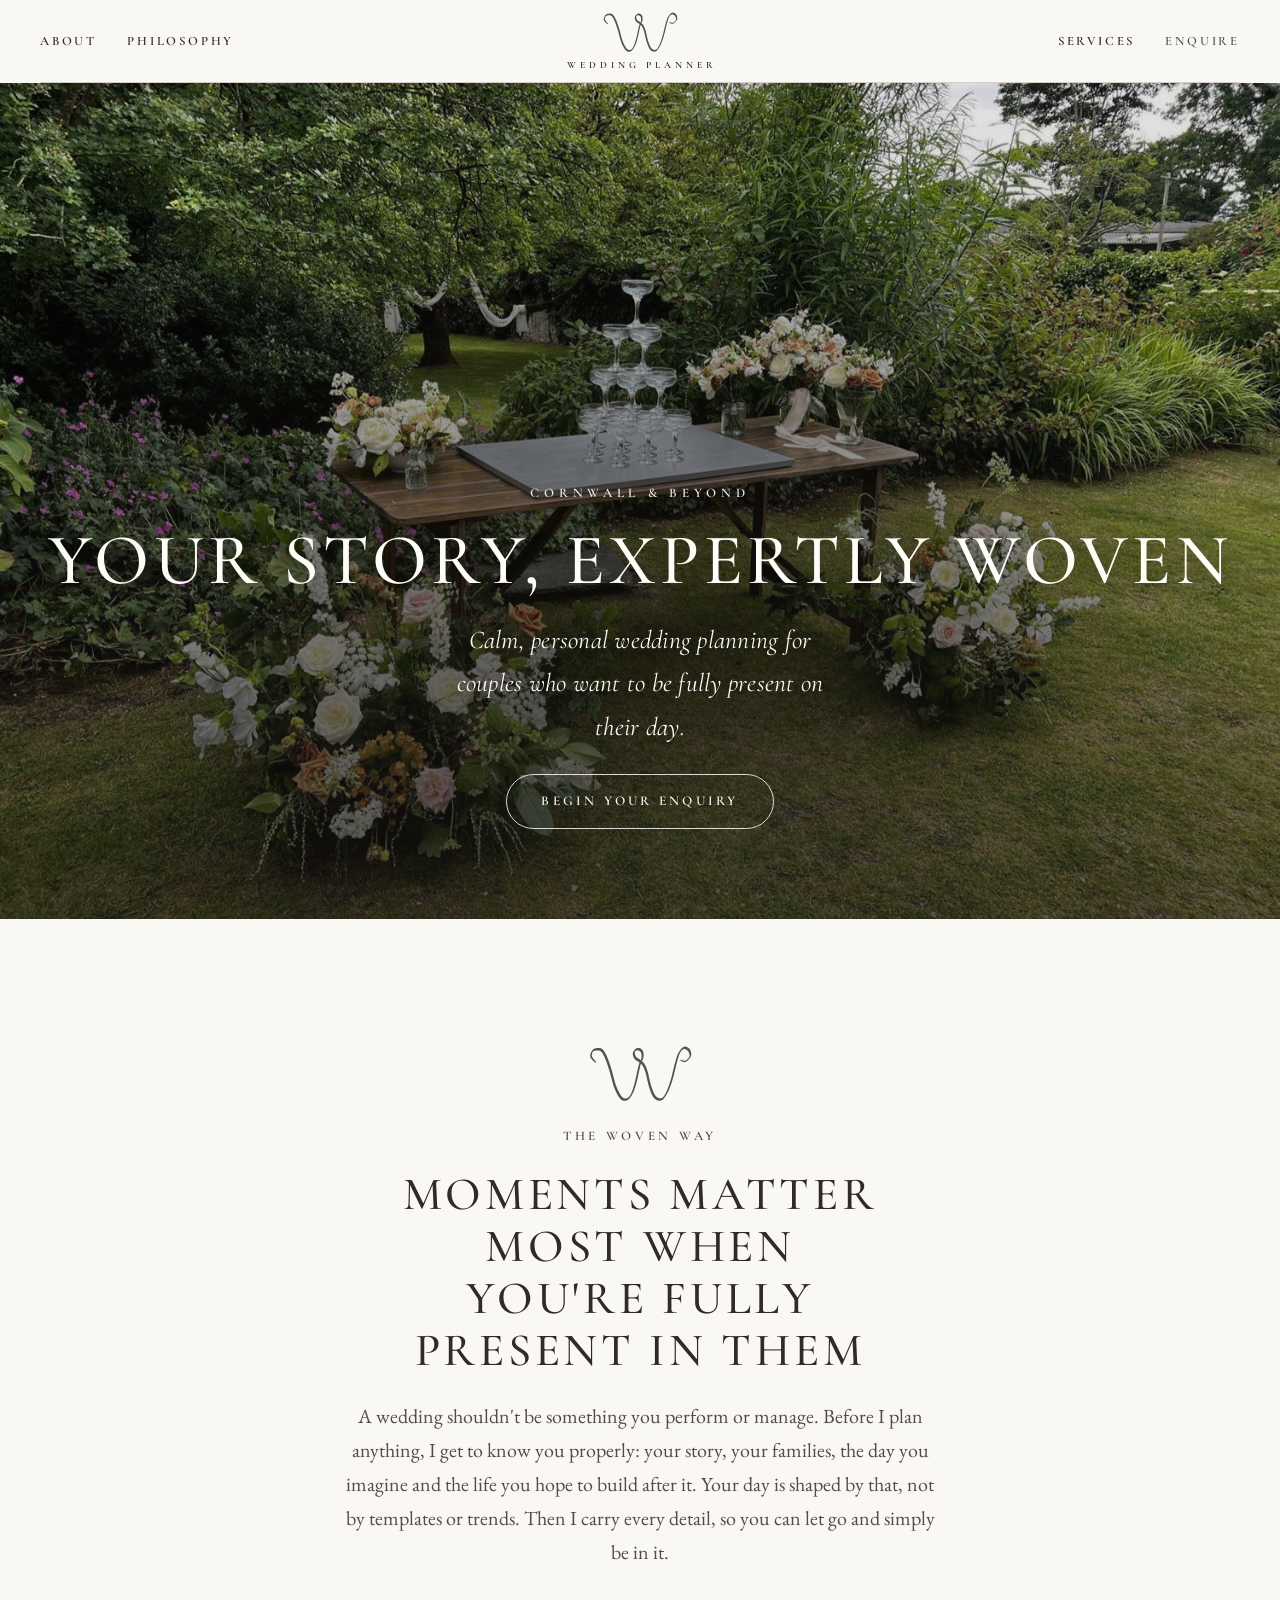
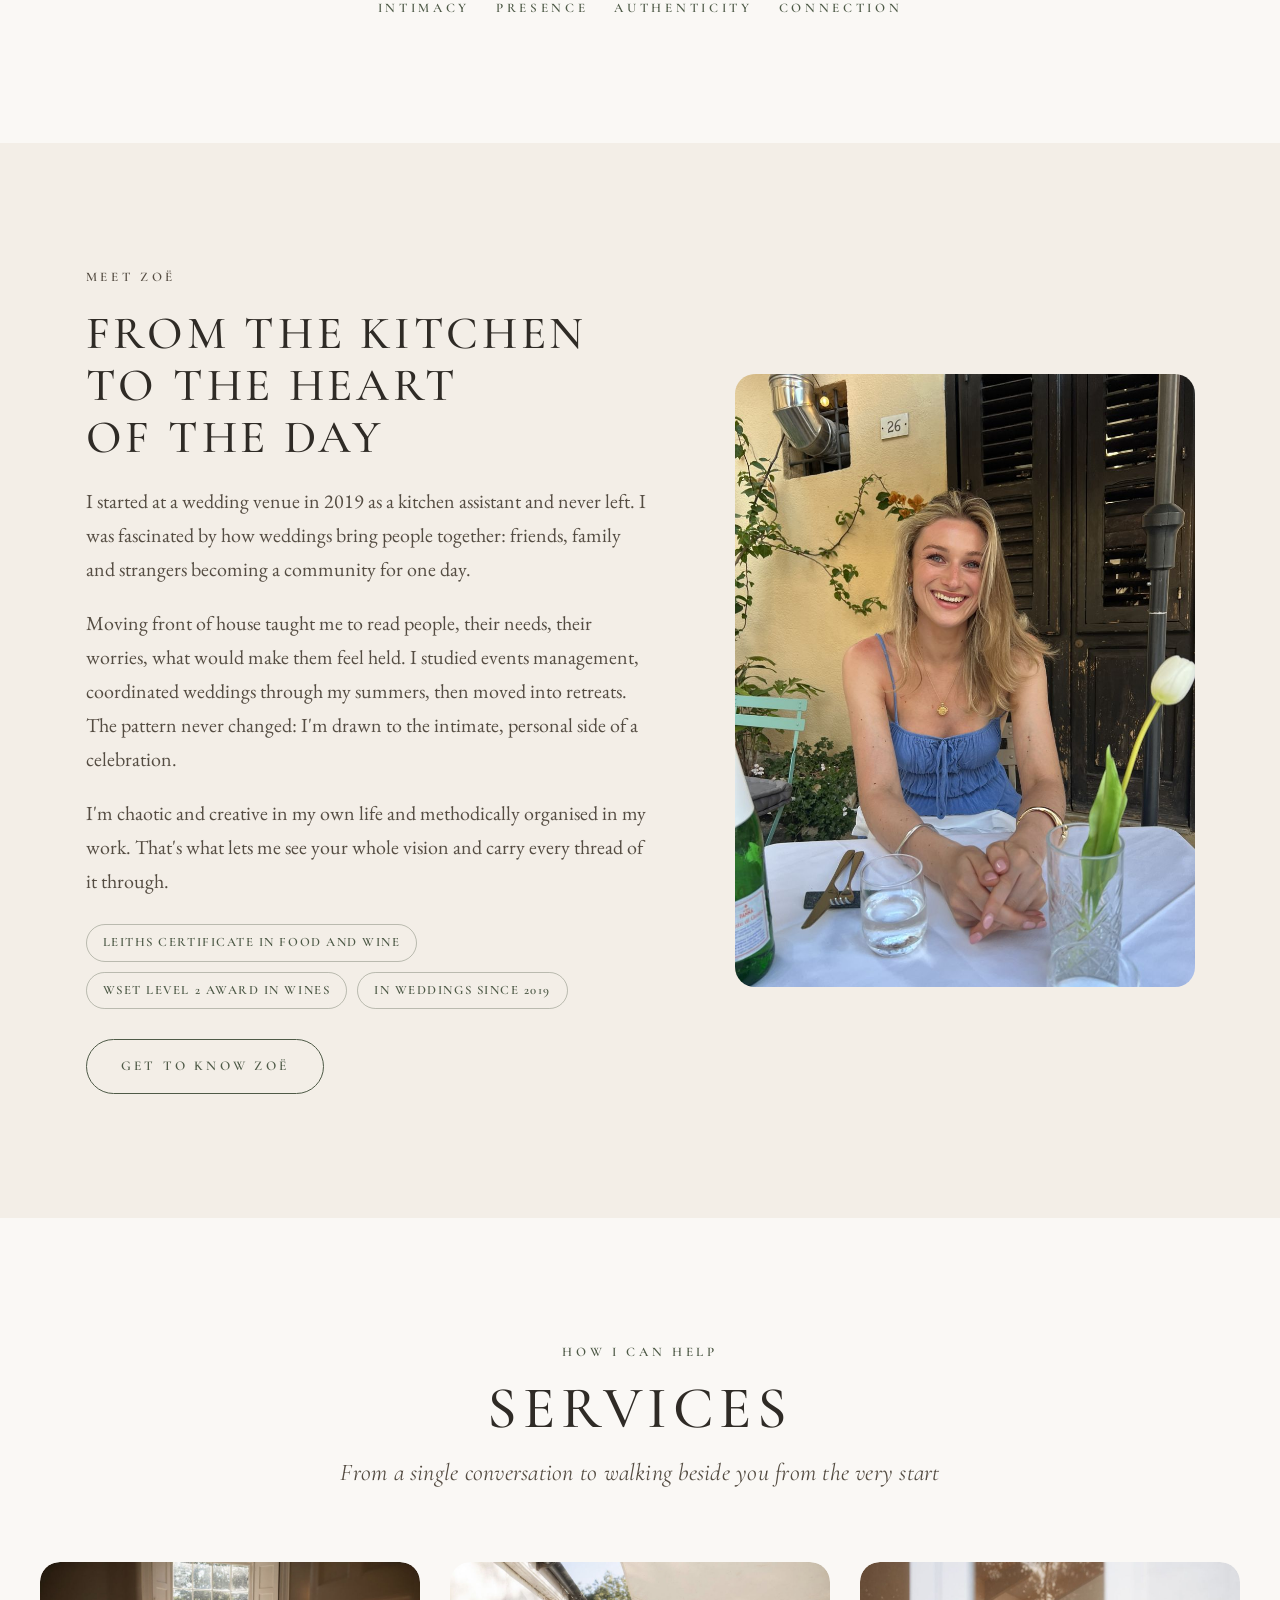
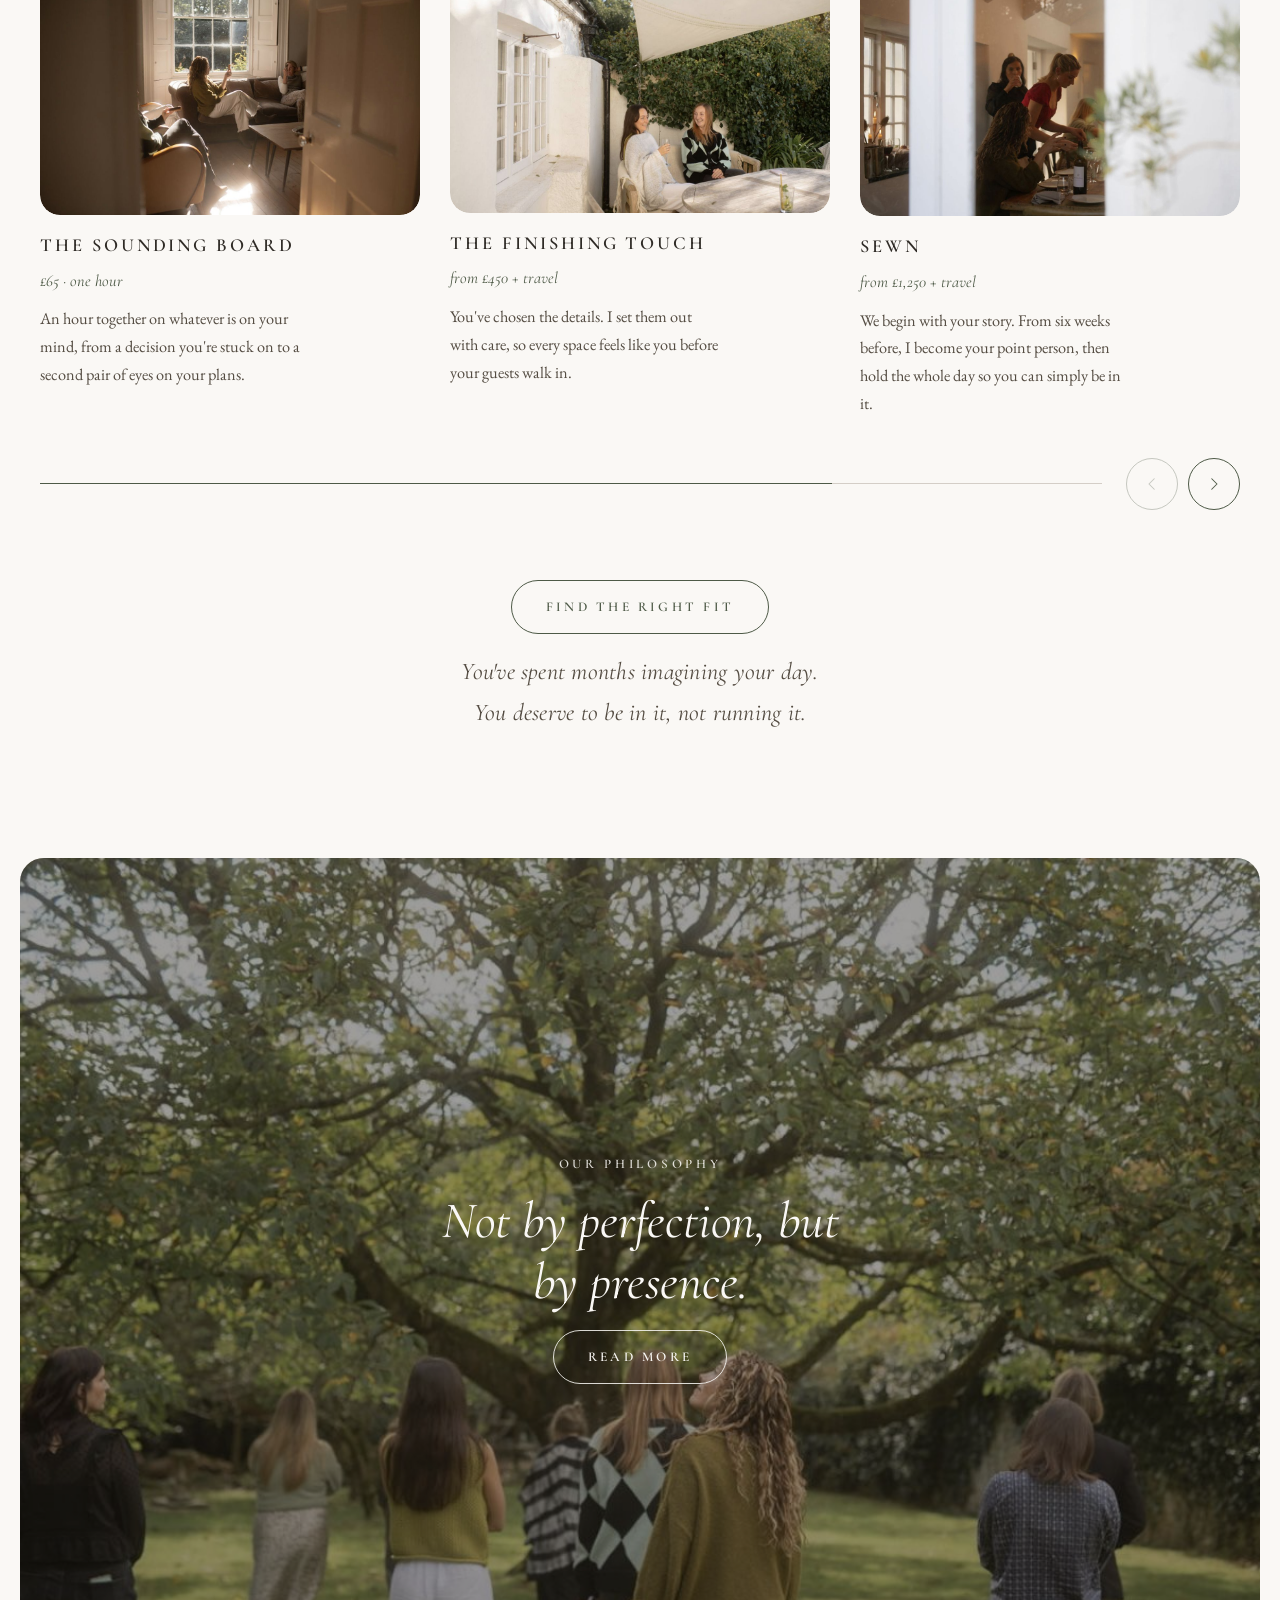
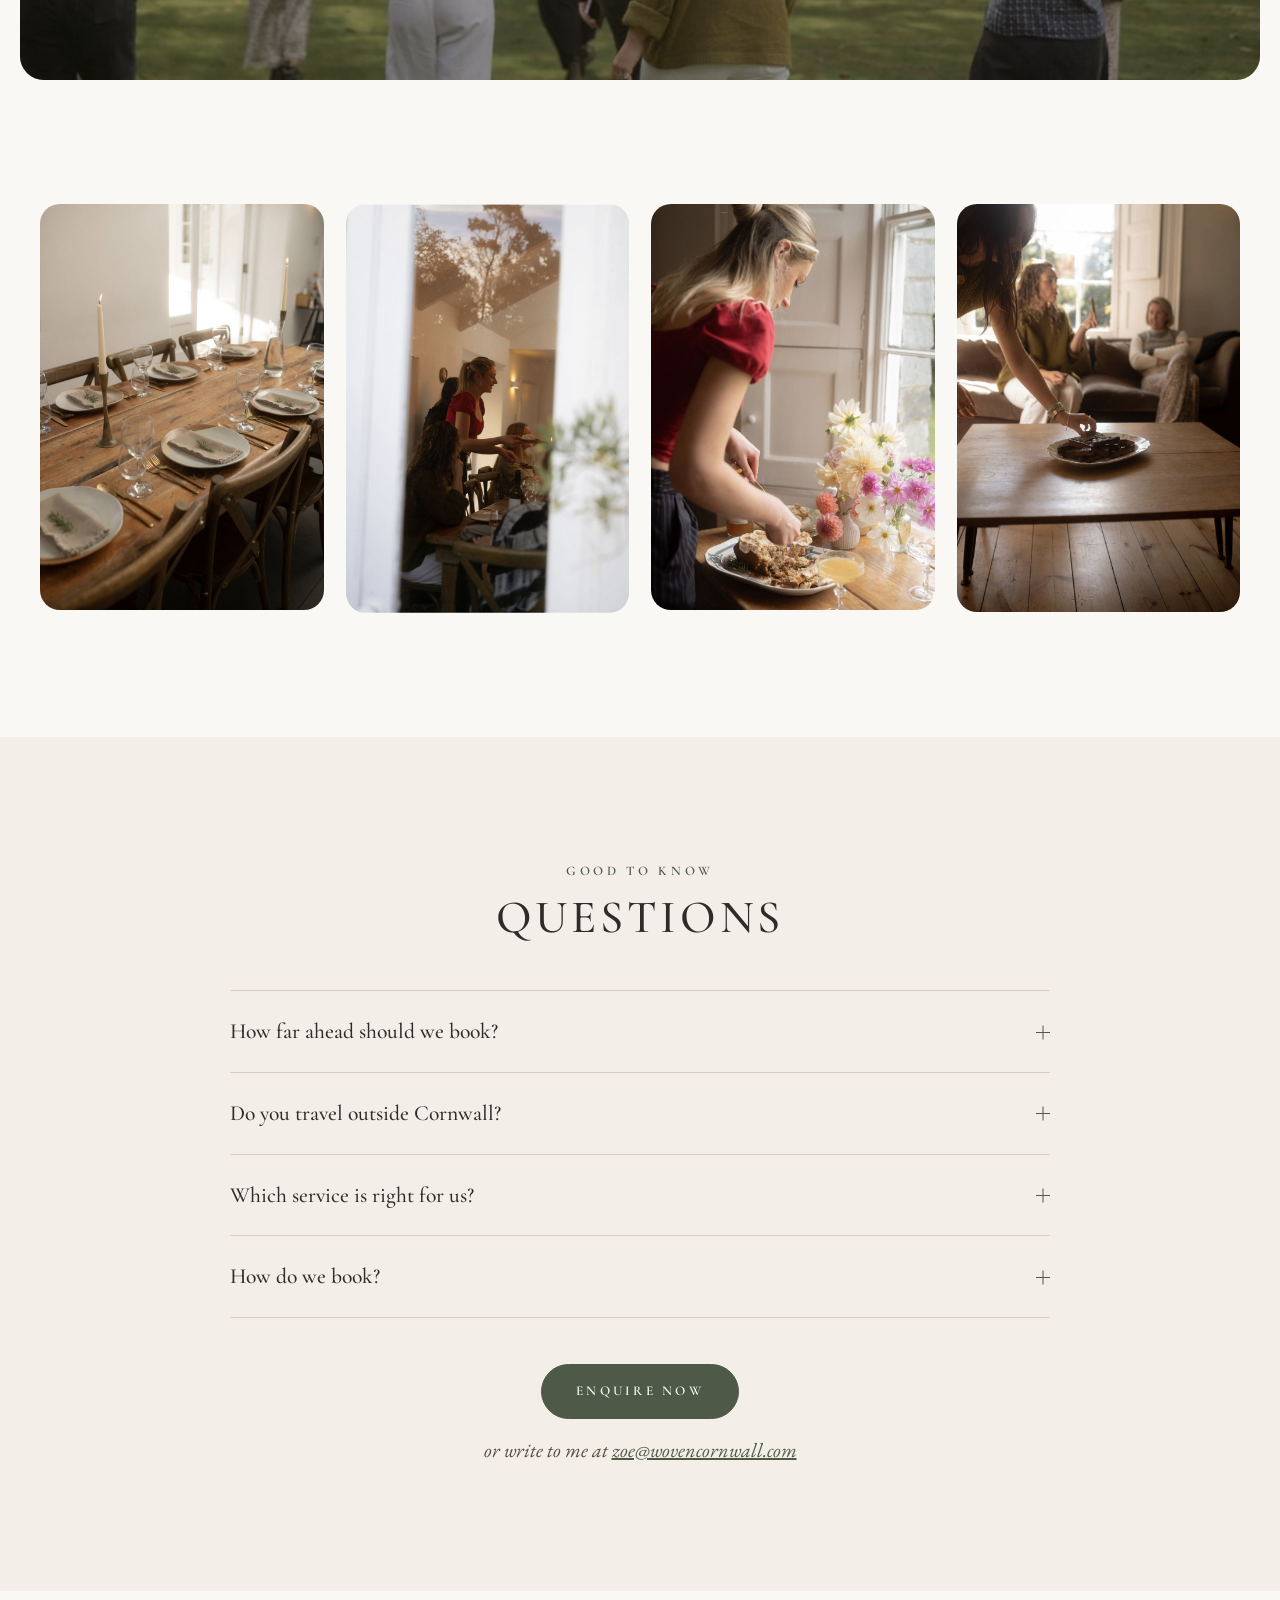
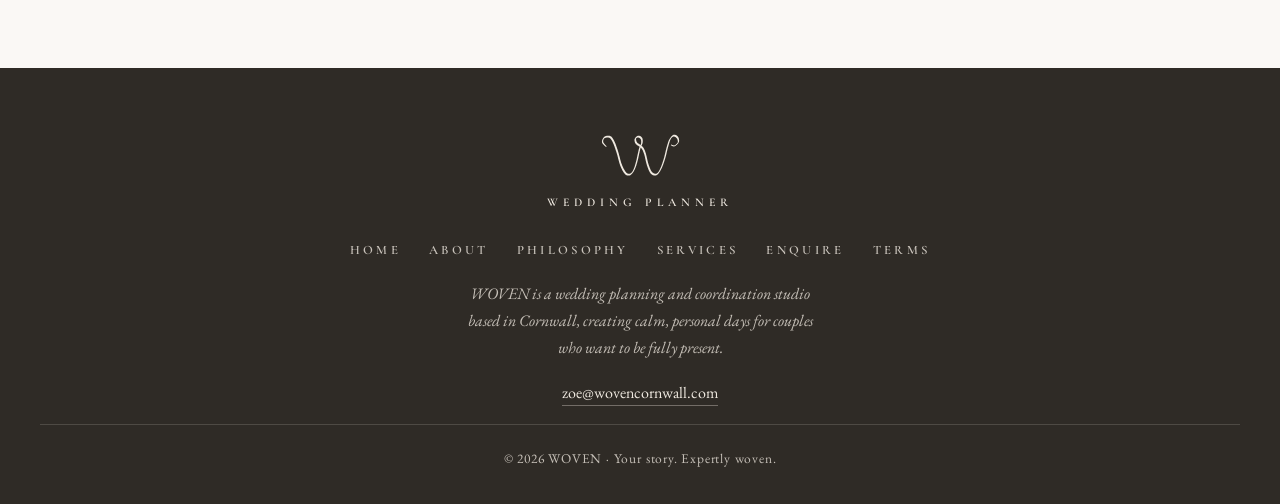
<file: index.html>
<!doctype html>
<html lang="en-GB">
<head>
<meta charset="utf-8">
<meta name="viewport" content="width=device-width, initial-scale=1, viewport-fit=cover">
<title>WOVEN · Wedding planner in Cornwall</title>
<meta name="description" content="Calm, personal wedding planning and coordination in Cornwall and beyond. Your story. Expertly woven.">
<link rel="canonical" href="https://wovencornwall.com/">
<meta name="theme-color" content="#FAF8F5">
<link rel="icon" type="image/png" href="favicon.png">
<link rel="apple-touch-icon" href="apple-touch-icon.png">
<meta property="og:type" content="website">
<meta property="og:site_name" content="WOVEN">
<meta property="og:title" content="WOVEN · Wedding planner in Cornwall">
<meta property="og:description" content="Calm, personal wedding planning and coordination in Cornwall and beyond. Your story. Expertly woven.">
<meta property="og:url" content="https://wovencornwall.com/">
<meta property="og:image" content="https://wovencornwall.com/img/garden-table.jpg">
<meta property="og:locale" content="en_GB">
<meta name="twitter:card" content="summary_large_image">
<link rel="preconnect" href="https://fonts.googleapis.com">
<link rel="preconnect" href="https://fonts.gstatic.com" crossorigin>
<link rel="stylesheet" href="https://fonts.googleapis.com/css2?family=Cormorant+Garamond:ital,wght@0,400;0,500;0,600;1,400;1,500&family=EB+Garamond:ital,wght@0,400;0,500;1,400&display=swap">
<link rel="stylesheet" href="styles.css">
<script type="application/ld+json">
{
  "@context": "https://schema.org",
  "@type": "ProfessionalService",
  "name": "WOVEN",
  "alternateName": ["WOVEN Cornwall", "Woven Cornwall Weddings"],
  "description": "Calm, personal wedding planning and coordination in Cornwall and beyond.",
  "url": "https://wovencornwall.com/",
  "logo": "https://wovencornwall.com/apple-touch-icon.png",
  "image": "https://wovencornwall.com/img/garden-table.jpg",
  "email": "zoe@wovencornwall.com",
  "founder": { "@type": "Person", "name": "Zoë Meads" },
  "areaServed": [{ "@type": "AdministrativeArea", "name": "Cornwall" }, { "@type": "Country", "name": "United Kingdom" }],
  "knowsAbout": ["Wedding planning", "Wedding coordination", "On the day wedding coordination"]
}
</script>
</head>
<body>
<div class="wrap">
  <header class="site-header">
    <button class="menu-btn" type="button" aria-expanded="false" aria-controls="mobile-nav">Menu</button>
    <nav class="nav-left" aria-label="Main"><a href="about.html">About</a><a href="philosophy.html">Philosophy</a></nav>
    <a class="brand" href="index.html" aria-label="WOVEN wedding planner, home"><img src="tex/w.svg" alt="" width="182" height="100"><span>Wedding Planner</span></a>
    <nav class="nav-right" aria-label="More"><a href="services.html">Services</a><a href="contact.html" class="cta">Enquire</a></nav>
  </header>
  <nav class="mobile-nav" id="mobile-nav" aria-label="Menu" hidden><a href="index.html">Home</a><a href="about.html">About</a><a href="philosophy.html">Philosophy</a><a href="services.html">Services</a><a href="contact.html">Enquire</a></nav>
</div>

<main>
<section class="hero">
  <div class="hero-frame">
    <img src="img/garden-table.jpg" alt="A champagne tower on a garden table, framed by loose roses and wildflowers" width="1500" height="1125" fetchpriority="high">
    <div class="hero-words">
      <p class="eyebrow">Cornwall &amp; beyond</p>
      <h1>Your story, expertly woven</h1>
      <p class="sub">Calm, personal wedding planning for couples who want to be fully present on their day.</p>
      <a class="btn light" href="contact.html">Begin your enquiry</a>
    </div>
  </div>
</section>

<section>
  <div class="wrap intro">
    <span class="mark"><img src="tex/w.svg" alt="" width="182" height="100"></span>
    <p class="eyebrow">The WOVEN way</p>
    <h2>Moments matter most when you're fully present in them</h2>
    <p>A wedding shouldn't be something you perform or manage. Before I plan anything, I get to know you properly: your story, your families, the day you imagine and the life you hope to build after it. Your day is shaped by that, not by templates or trends. Then I carry every detail, so you can let go and simply be in it.</p>
    <div class="values-line"><span>Intimacy</span><span>Presence</span><span>Authenticity</span><span>Connection</span></div>
  </div>
</section>

<section class="band">
  <div class="wrap founder">
    <figure class="print"><img src="img/zoe.jpg" alt="Zoë smiling at a table outside a sunlit café" loading="lazy" width="900" height="1200"></figure>
    <div class="founder-copy">
      <p class="eyebrow">Meet Zoë</p>
      <h2>From the kitchen to the heart of the day</h2>
      <p>I started at a wedding venue in 2019 as a kitchen assistant and never left. I was fascinated by how weddings bring people together: friends, family and strangers becoming a community for one day.</p>
      <p>Moving front of house taught me to read people, their needs, their worries, what would make them feel held. I studied events management, coordinated weddings through my summers, then moved into retreats. The pattern never changed: I'm drawn to the intimate, personal side of a celebration.</p>
      <p>I'm chaotic and creative in my own life and methodically organised in my work. That's what lets me see your whole vision and carry every thread of it through.</p>
      <ul class="cred-line" aria-label="Qualifications">
        <li>Leiths Certificate in Food and Wine</li>
        <li>WSET Level 2 Award in Wines</li>
        <li>In weddings since 2019</li>
      </ul>
      <a class="btn" href="about.html">Get to know Zoë</a>
    </div>
  </div>
</section>

<section>
  <div class="wrap">
    <div class="services-head">
      <p class="eyebrow">How I can help</p>
      <h2>Services</h2>
      <p class="sub">From a single conversation to walking beside you from the very start</p>
    </div>
    <div class="carousel" data-carousel>
      <div class="carousel-track" tabindex="0" role="region" aria-label="Services, scroll sideways for more">
        <a class="slide" href="services.html">
          <figure class="print"><img src="img/sunlit-room.jpg" alt="Sunlight pouring through a sash window onto guests in a quiet sitting room" loading="lazy" width="1170" height="779"></figure>
          <h3>The Sounding Board</h3>
          <p class="price">£65 · one hour</p>
          <p>An hour together on whatever is on your mind, from a decision you're stuck on to a second pair of eyes on your plans.</p>
        </a>
        <a class="slide" href="services.html">
          <figure class="print"><img src="img/terrace.jpg" alt="Two guests laughing on a sunny terrace" loading="lazy" width="1170" height="772"></figure>
          <h3>The Finishing Touch</h3>
          <p class="price">from £450 + travel</p>
          <p>You've chosen the details. I set them out with care, so every space feels like you before your guests walk in.</p>
        </a>
        <a class="slide" href="services.html">
          <figure class="print"><img src="img/dinner-window.jpg" alt="Guests gathered around a candlelit dinner table" loading="lazy" width="1170" height="783"></figure>
          <h3>Sewn</h3>
          <p class="price">from £1,250 + travel</p>
          <p>We begin with your story. From six weeks before, I become your point person, then hold the whole day so you can simply be in it.</p>
        </a>
        <a class="slide" href="services.html">
          <figure class="print"><img src="img/sharing-plates.jpg" alt="Friends sharing small plates at a gathering" loading="lazy" width="1170" height="772"></figure>
          <h3>Woven Together</h3>
          <p class="price">from £3,500 + travel</p>
          <p>Someone in your corner from the moment you book: your story, planning, suppliers, budget and design, then the day itself.</p>
        </a>
      </div>
      <div class="carousel-nav">
        <div class="carousel-progress" aria-hidden="true"><span></span></div>
        <div class="carousel-buttons">
          <button type="button" data-prev aria-label="Previous service"><svg viewBox="0 0 24 24" fill="none" stroke="currentColor" stroke-width="1.4" stroke-linecap="round" stroke-linejoin="round" aria-hidden="true"><path d="M15 5l-7 7 7 7"/></svg></button>
          <button type="button" data-next aria-label="Next service"><svg viewBox="0 0 24 24" fill="none" stroke="currentColor" stroke-width="1.4" stroke-linecap="round" stroke-linejoin="round" aria-hidden="true"><path d="M9 5l7 7-7 7"/></svg></button>
        </div>
      </div>
    </div>
    <div class="services-foot">
      <a class="btn" href="services.html">Find the right fit</a>
      <p class="sub">You've spent months imagining your day. You deserve to be in it, not running it.</p>
    </div>
  </div>
</section>

<section style="padding-top:0">
  <div class="quote-photo">
    <img src="img/garden-tree.jpg" alt="Guests wandering together beneath a great old tree in a Cornish garden" width="1169" height="775" loading="lazy">
    <blockquote>
      <p class="eyebrow">Our philosophy</p>
      <p>Not by perfection, but by presence.</p>
      <a class="btn light" href="philosophy.html">Read more</a>
    </blockquote>
  </div>
</section>

<section style="padding-top:0">
  <div class="wrap strip">
    <figure class="print"><img src="img/table-set.jpg" alt="A long wooden table laid with linen napkins, rosemary and candles" loading="lazy" width="977" height="1400"></figure>
    <figure class="print"><img src="img/serving-window.jpg" alt="Serving guests at a candlelit dinner, seen through a window" loading="lazy" width="970" height="1400"></figure>
    <figure class="print"><img src="img/cake-flowers.jpg" alt="Slicing a homemade cake beside jugs of dahlias and cosmos" loading="lazy" width="977" height="1400"></figure>
    <figure class="print"><img src="img/coffee-table.jpg" alt="Guests relaxing on a sofa in afternoon light" loading="lazy" width="974" height="1400"></figure>
  </div>
</section>

<section class="band">
  <div class="wrap faq-block">
    <div class="center">
      <p class="eyebrow">Good to know</p>
      <h2>Questions</h2>
    </div>
    <div class="faq">
      <details><summary>How far ahead should we book?<span class="plus" aria-hidden="true"></span></summary><p>As soon as you have a date and venue. I take on a small number of couples each season so everyone gets my full attention, and popular summer dates go first. For Sewn, I join you six weeks before. For Woven Together, the earlier the better.</p></details>
      <details><summary>Do you travel outside Cornwall?<span class="plus" aria-hidden="true"></span></summary><p>Yes. I'm based in Cornwall and happy to travel. Travel is added to your quote depending on where your celebration is.</p></details>
      <details><summary>Which service is right for us?<span class="plus" aria-hidden="true"></span></summary><p>If you've planned everything and want to hand it over, Sewn is made for you. If you'd like someone alongside you from the start, Woven Together is the one. Not sure? That's exactly what our first call is for.</p></details>
      <details><summary>How do we book?<span class="plus" aria-hidden="true"></span></summary><p>We start with a free 30 minute call to hear your plans. I'll send a tailored proposal and quote within three to five days, and a signed agreement with a 25% deposit secures your date. The balance is due one month before your wedding. You can read my full <a href="terms.html">terms</a> at any time.</p></details>
    </div>
    <div class="faq-foot">
      <a class="btn solid" href="contact.html">Enquire now</a>
      <p class="muted">or write to me at <a href="mailto:zoe@wovencornwall.com">zoe@wovencornwall.com</a></p>
    </div>
  </div>
</section>
</main>

<div class="site-footer">
  <div class="wrap">
    <footer>
      <span class="mark"><img src="tex/w-light.svg" alt="" width="182" height="100"></span>
      <p class="tag">Wedding Planner</p>
      <nav class="foot-nav" aria-label="Footer"><a href="index.html">Home</a><a href="about.html">About</a><a href="philosophy.html">Philosophy</a><a href="services.html">Services</a><a href="contact.html">Enquire</a><a href="terms.html">Terms</a></nav>
      <p class="about">WOVEN is a wedding planning and coordination studio based in Cornwall, creating calm, personal days for couples who want to be fully present.</p>
      <a href="mailto:zoe@wovencornwall.com">zoe@wovencornwall.com</a>
      <p class="legal">© <span id="yr">2026</span> WOVEN · Your story. Expertly woven.</p>
    </footer>
  </div>
</div>
<script src="site.js"></script>
</body>
</html>
</file>
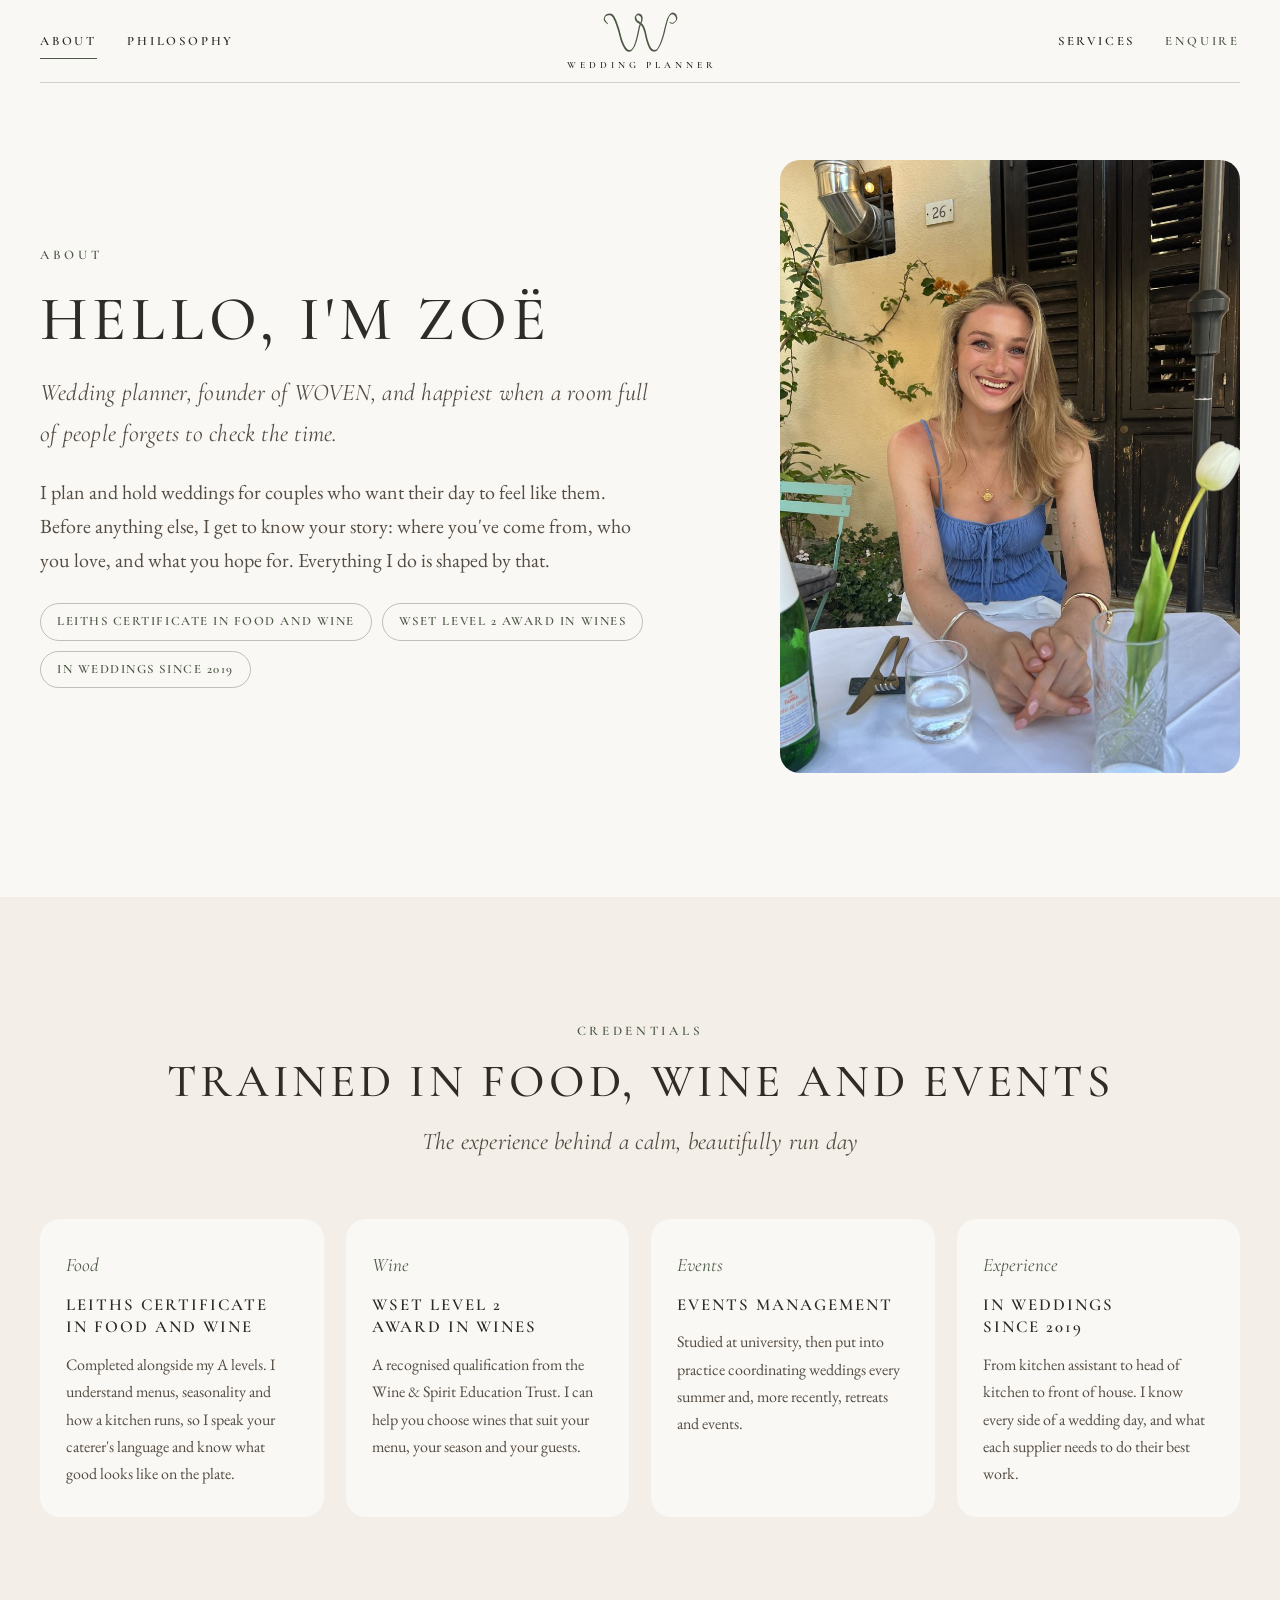
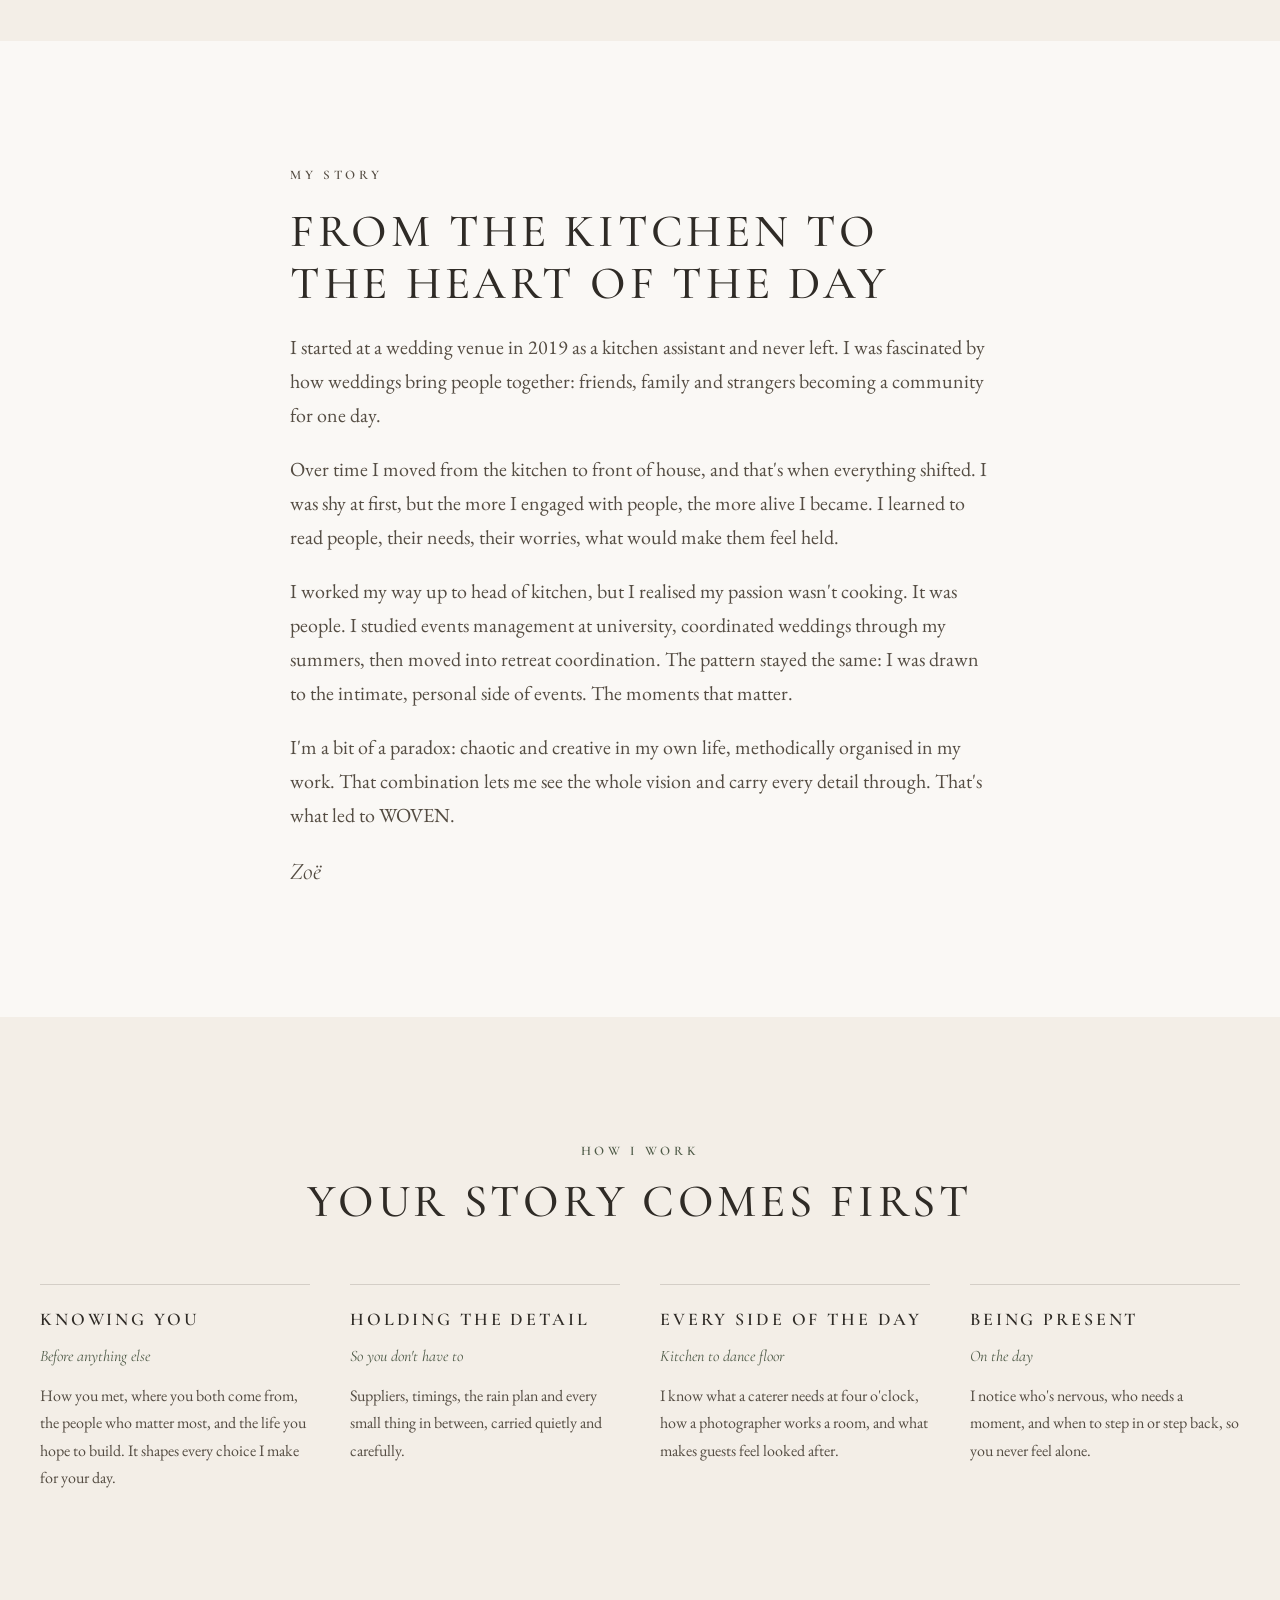
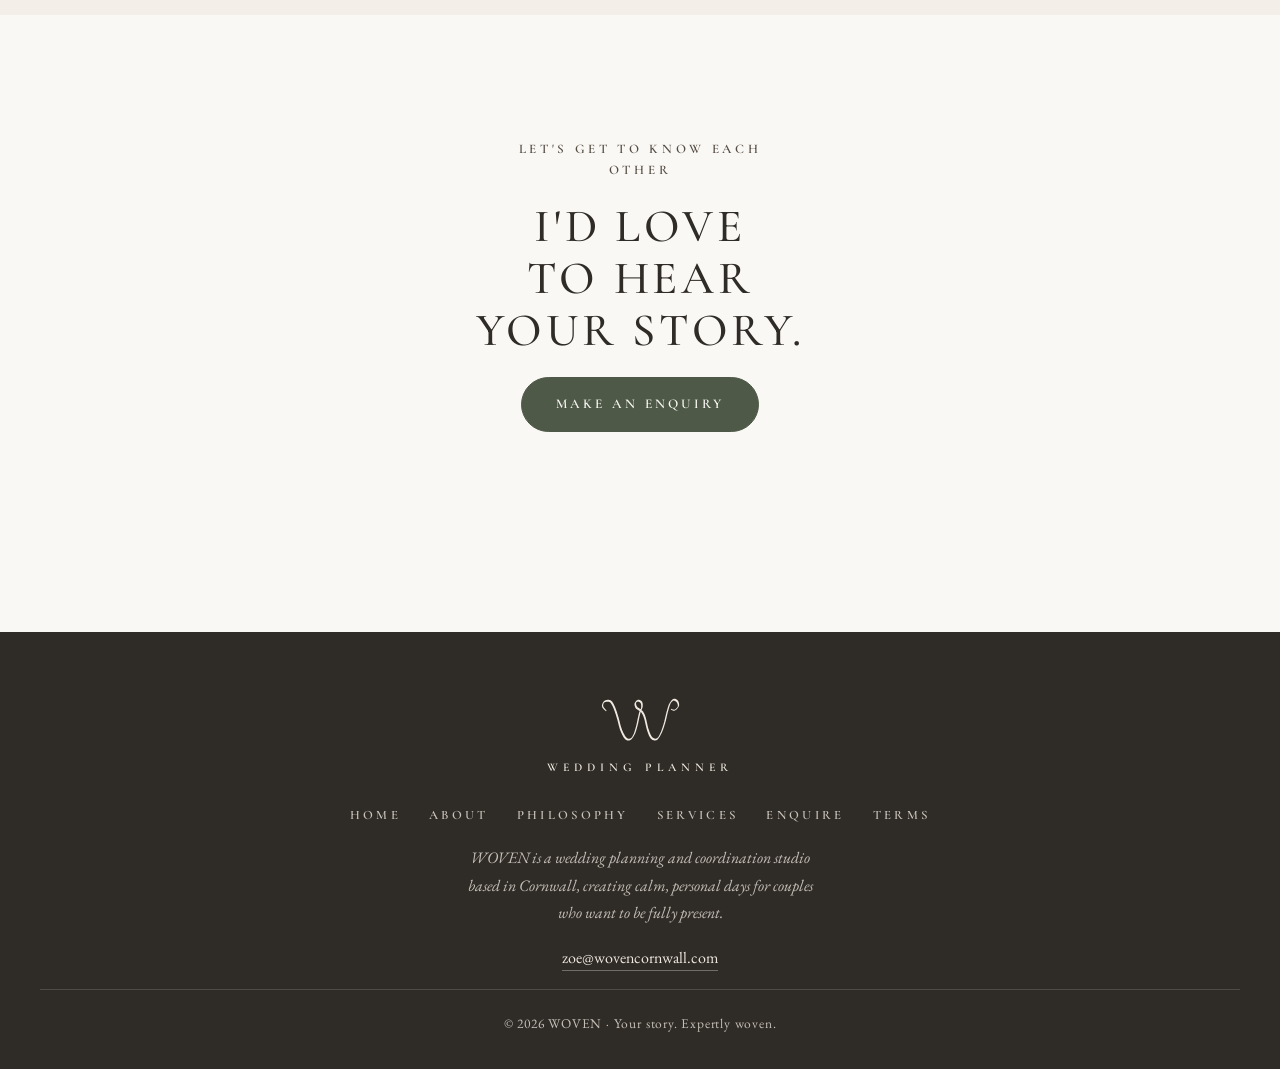
<file: about.html>
<!doctype html>
<html lang="en-GB">
<head>
<meta charset="utf-8">
<meta name="viewport" content="width=device-width, initial-scale=1, viewport-fit=cover">
<title>About · WOVEN wedding planner</title>
<meta name="description" content="Meet Zoë, the wedding and event coordinator behind WOVEN in Cornwall.">
<link rel="canonical" href="https://wovencornwall.com/about.html">
<meta name="theme-color" content="#FAF8F5">
<link rel="icon" type="image/png" href="favicon.png">
<link rel="apple-touch-icon" href="apple-touch-icon.png">
<meta property="og:type" content="website">
<meta property="og:site_name" content="WOVEN">
<meta property="og:title" content="About · WOVEN">
<meta property="og:description" content="Meet Zoë, the wedding and event coordinator behind WOVEN in Cornwall.">
<meta property="og:url" content="https://wovencornwall.com/about.html">
<meta property="og:image" content="https://wovencornwall.com/img/garden-tree.jpg">
<meta property="og:locale" content="en_GB">
<meta name="twitter:card" content="summary_large_image">
<link rel="preconnect" href="https://fonts.googleapis.com">
<link rel="preconnect" href="https://fonts.gstatic.com" crossorigin>
<link rel="stylesheet" href="https://fonts.googleapis.com/css2?family=Cormorant+Garamond:ital,wght@0,400;0,500;0,600;1,400;1,500&family=EB+Garamond:ital,wght@0,400;0,500;1,400&display=swap">
<link rel="stylesheet" href="styles.css">
</head>
<body>
<div class="wrap">
  <header class="site-header">
    <button class="menu-btn" type="button" aria-expanded="false" aria-controls="mobile-nav">Menu</button>
    <nav class="nav-left" aria-label="Main"><a href="about.html" aria-current="page">About</a><a href="philosophy.html">Philosophy</a></nav>
    <a class="brand" href="index.html" aria-label="WOVEN wedding planner, home"><img src="tex/w.svg" alt="" width="182" height="100"><span>Wedding Planner</span></a>
    <nav class="nav-right" aria-label="More"><a href="services.html">Services</a><a href="contact.html" class="cta">Enquire</a></nav>
  </header>
  <nav class="mobile-nav" id="mobile-nav" aria-label="Menu" hidden><a href="index.html">Home</a><a href="about.html" aria-current="page">About</a><a href="philosophy.html">Philosophy</a><a href="services.html">Services</a><a href="contact.html">Enquire</a></nav>
</div>

<section class="about-top">
  <div class="wrap about-hero">
    <div class="about-hero-copy">
      <p class="eyebrow">About</p>
      <h1>Hello, I'm Zoë</h1>
      <p class="sub">Wedding planner, founder of WOVEN, and happiest when a room full of people forgets to check the time.</p>
      <p>I plan and hold weddings for couples who want their day to feel like them. Before anything else, I get to know your story: where you've come from, who you love, and what you hope for. Everything I do is shaped by that.</p>
      <ul class="cred-line" aria-label="Qualifications">
        <li>Leiths Certificate in Food and Wine</li>
        <li>WSET Level 2 Award in Wines</li>
        <li>In weddings since 2019</li>
      </ul>
    </div>
    <figure class="print about-portrait"><img src="img/zoe.jpg" alt="Zoë in a blue dress, smiling at a table outside a sunlit café" width="900" height="1200"></figure>
  </div>
</section>

<section class="band">
  <div class="wrap">
    <div class="section-head center">
      <p class="eyebrow">Credentials</p>
      <h2>Trained in food, wine and events</h2>
      <p class="sub">The experience behind a calm, beautifully run day</p>
    </div>
    <ul class="creds">
      <li>
        <p class="cred-kicker">Food</p>
        <h3>Leiths Certificate in Food and Wine</h3>
        <p>Completed alongside my A levels. I understand menus, seasonality and how a kitchen runs, so I speak your caterer's language and know what good looks like on the plate.</p>
      </li>
      <li>
        <p class="cred-kicker">Wine</p>
        <h3>WSET Level 2 Award in Wines</h3>
        <p>A recognised qualification from the Wine &amp; Spirit Education Trust. I can help you choose wines that suit your menu, your season and your guests.</p>
      </li>
      <li>
        <p class="cred-kicker">Events</p>
        <h3>Events management</h3>
        <p>Studied at university, then put into practice coordinating weddings every summer and, more recently, retreats and events.</p>
      </li>
      <li>
        <p class="cred-kicker">Experience</p>
        <h3>In weddings since 2019</h3>
        <p>From kitchen assistant to head of kitchen to front of house. I know every side of a wedding day, and what each supplier needs to do their best work.</p>
      </li>
    </ul>
  </div>
</section>

<section>
  <div class="wrap narrow about-story">
    <p class="eyebrow">My story</p>
    <h2>From the kitchen to the heart of the day</h2>
    <p>I started at a wedding venue in 2019 as a kitchen assistant and never left. I was fascinated by how weddings bring people together: friends, family and strangers becoming a community for one day.</p>
    <p>Over time I moved from the kitchen to front of house, and that's when everything shifted. I was shy at first, but the more I engaged with people, the more alive I became. I learned to read people, their needs, their worries, what would make them feel held.</p>
    <p>I worked my way up to head of kitchen, but I realised my passion wasn't cooking. It was people. I studied events management at university, coordinated weddings through my summers, then moved into retreat coordination. The pattern stayed the same: I was drawn to the intimate, personal side of events. The moments that matter.</p>
    <p>I'm a bit of a paradox: chaotic and creative in my own life, methodically organised in my work. That combination lets me see the whole vision and carry every detail through. That's what led to WOVEN.</p>
    <p class="sign">Zoë</p>
  </div>
</section>

<section class="band">
  <div class="wrap">
    <div class="section-head center">
      <p class="eyebrow">How I work</p>
      <h2>Your story comes first</h2>
    </div>
    <ul class="values">
      <li><h3>Knowing you</h3><p class="tag">Before anything else</p><p>How you met, where you both come from, the people who matter most, and the life you hope to build. It shapes every choice I make for your day.</p></li>
      <li><h3>Holding the detail</h3><p class="tag">So you don't have to</p><p>Suppliers, timings, the rain plan and every small thing in between, carried quietly and carefully.</p></li>
      <li><h3>Every side of the day</h3><p class="tag">Kitchen to dance floor</p><p>I know what a caterer needs at four o'clock, how a photographer works a room, and what makes guests feel looked after.</p></li>
      <li><h3>Being present</h3><p class="tag">On the day</p><p>I notice who's nervous, who needs a moment, and when to step in or step back, so you never feel alone.</p></li>
    </ul>
  </div>
</section>

<section>
  <div class="wrap cta-block">
    <p class="engraved">Let's get to know each other</p>
    <h2>I'd love to hear your story.</h2>
    <a class="btn solid" href="contact.html">Make an enquiry</a>
  </div>
</section>

<div class="site-footer">
  <div class="wrap">
    <footer>
      <span class="mark"><img src="tex/w-light.svg" alt="" width="182" height="100"></span>
      <p class="tag">Wedding Planner</p>
      <nav class="foot-nav" aria-label="Footer"><a href="index.html">Home</a><a href="about.html">About</a><a href="philosophy.html">Philosophy</a><a href="services.html">Services</a><a href="contact.html">Enquire</a><a href="terms.html">Terms</a></nav>
      <p class="about">WOVEN is a wedding planning and coordination studio based in Cornwall, creating calm, personal days for couples who want to be fully present.</p>
      <a href="mailto:zoe@wovencornwall.com">zoe@wovencornwall.com</a>
      <p class="legal">© <span id="yr">2026</span> WOVEN · Your story. Expertly woven.</p>
    </footer>
  </div>
</div>

<script src="site.js"></script>
</body>
</html>
</file>
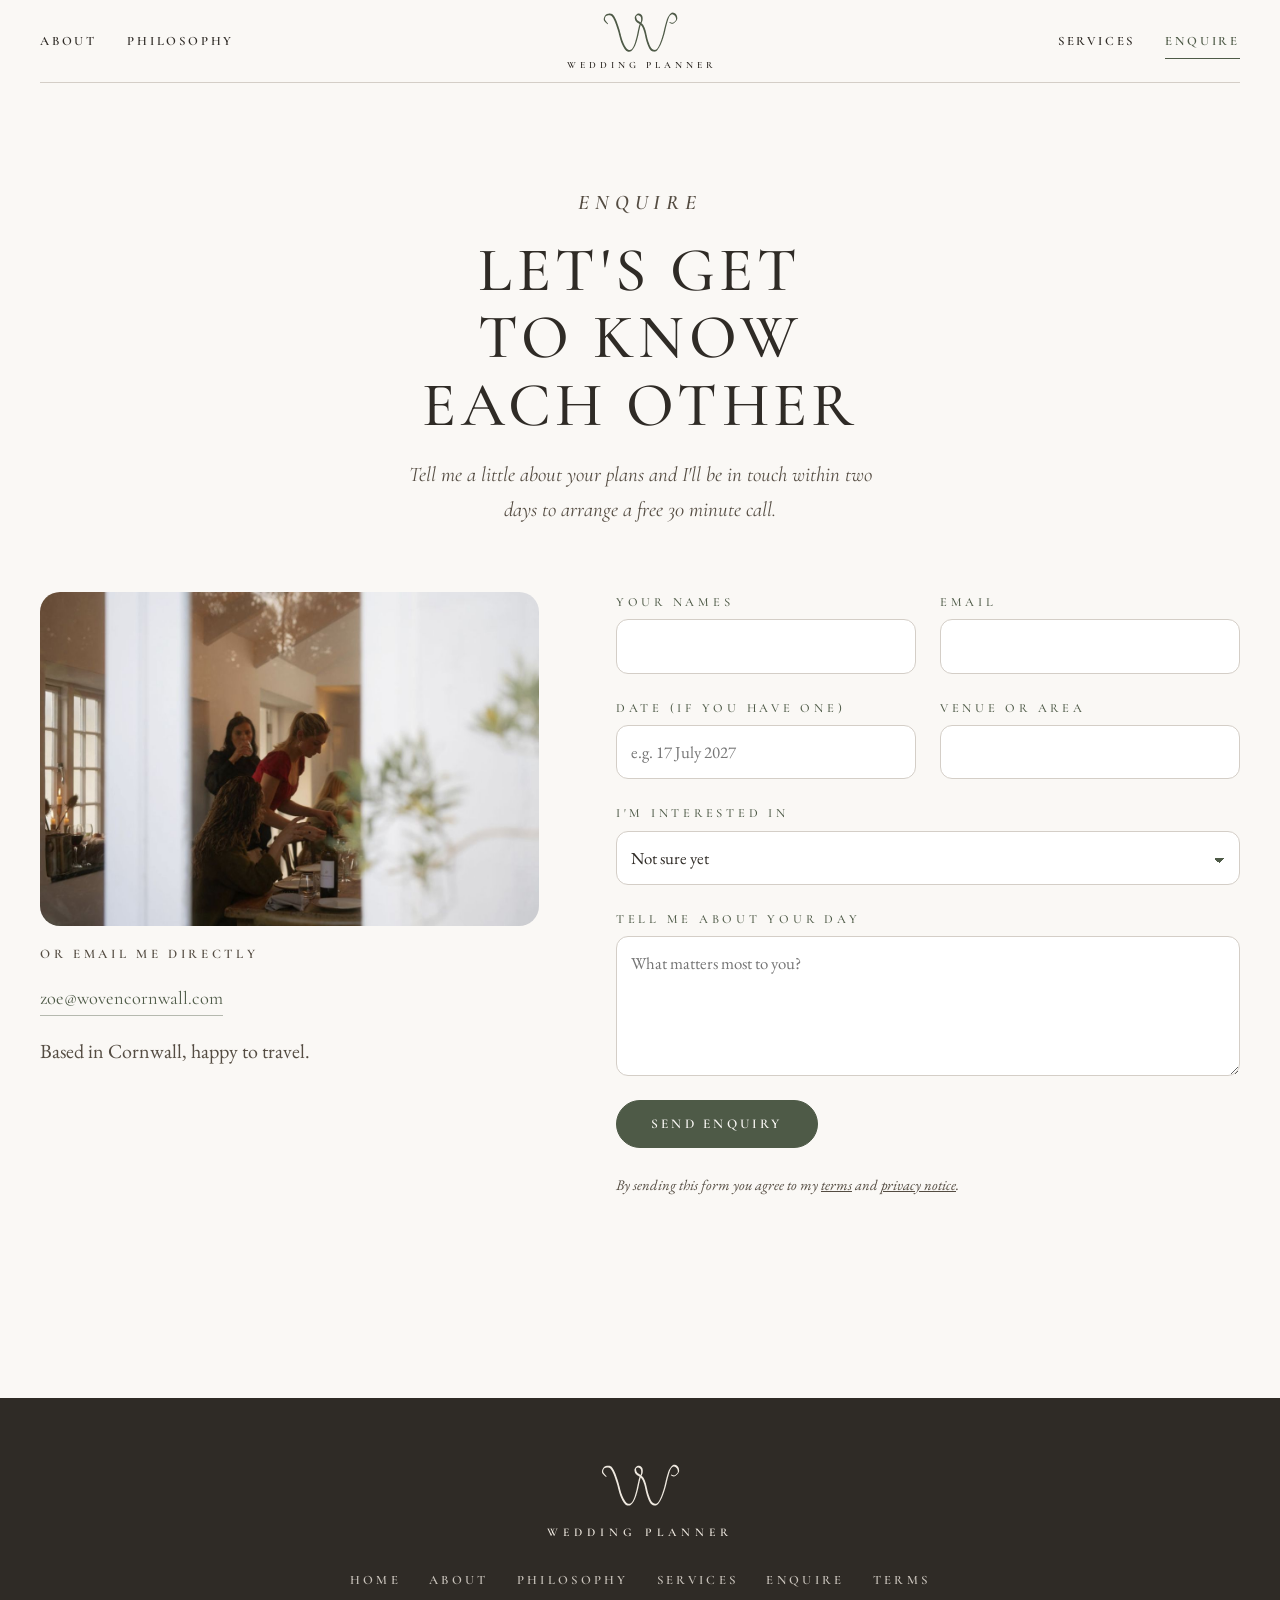
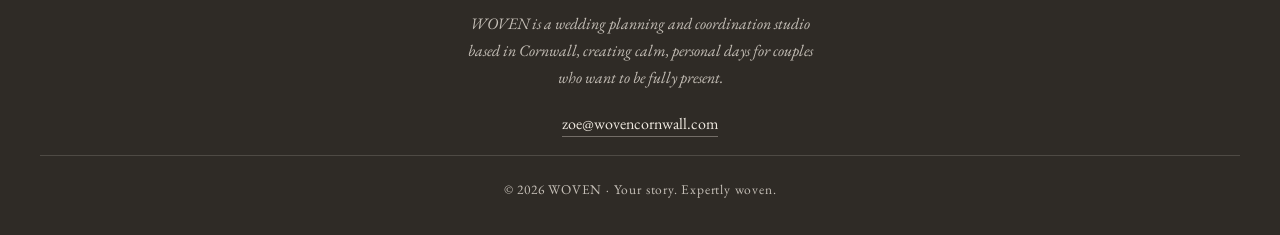
<file: contact.html>
<!doctype html>
<html lang="en-GB">
<head>
<meta charset="utf-8">
<meta name="viewport" content="width=device-width, initial-scale=1, viewport-fit=cover">
<title>Enquire · WOVEN wedding planner</title>
<meta name="description" content="Enquire about wedding coordination or social content with WOVEN.">
<link rel="canonical" href="https://wovencornwall.com/contact.html">
<meta name="theme-color" content="#FAF8F5">
<link rel="icon" type="image/png" href="favicon.png">
<link rel="apple-touch-icon" href="apple-touch-icon.png">
<meta property="og:type" content="website">
<meta property="og:site_name" content="WOVEN">
<meta property="og:title" content="Enquire · WOVEN">
<meta property="og:description" content="Enquire about wedding coordination or social content with WOVEN.">
<meta property="og:url" content="https://wovencornwall.com/contact.html">
<meta property="og:image" content="https://wovencornwall.com/img/garden-tree.jpg">
<meta property="og:locale" content="en_GB">
<meta name="twitter:card" content="summary_large_image">
<link rel="preconnect" href="https://fonts.googleapis.com">
<link rel="preconnect" href="https://fonts.gstatic.com" crossorigin>
<link rel="stylesheet" href="https://fonts.googleapis.com/css2?family=Cormorant+Garamond:ital,wght@0,400;0,500;0,600;1,400;1,500&family=EB+Garamond:ital,wght@0,400;0,500;1,400&display=swap">
<link rel="stylesheet" href="styles.css">
</head>
<body>
<div class="wrap">
  <header class="site-header">
    <button class="menu-btn" type="button" aria-expanded="false" aria-controls="mobile-nav">Menu</button>
    <nav class="nav-left" aria-label="Main"><a href="about.html">About</a><a href="philosophy.html">Philosophy</a></nav>
    <a class="brand" href="index.html" aria-label="WOVEN wedding planner, home"><img src="tex/w.svg" alt="" width="182" height="100"><span>Wedding Planner</span></a>
    <nav class="nav-right" aria-label="More"><a href="services.html">Services</a><a href="contact.html" class="cta" aria-current="page">Enquire</a></nav>
  </header>
  <nav class="mobile-nav" id="mobile-nav" aria-label="Menu" hidden><a href="index.html">Home</a><a href="about.html">About</a><a href="philosophy.html">Philosophy</a><a href="services.html">Services</a><a href="contact.html" aria-current="page">Enquire</a></nav>
</div>

<div class="wrap">
  <div class="page-hero">
    <p class="eyebrow">Enquire</p>
    <h1>Let's get to know each other</h1>
    <p>Tell me a little about your plans and I'll be in touch within two days to arrange a free 30 minute call.</p>
  </div>
</div>

<section style="padding-top:0">
  <div class="wrap contact">
    <div class="contact-copy">
      <img src="img/dinner-window.jpg" alt="Guests gathered around a candlelit dinner table, seen through a window" width="1170" height="783">
      <p class="eyebrow">Or email me directly</p>
      <a class="contact-detail" href="mailto:zoe@wovencornwall.com">zoe@wovencornwall.com</a>
      <p>Based in Cornwall, happy to travel.</p>
    </div>
    <form id="enquiry" action="https://api.web3forms.com/submit" method="POST">
      <input type="hidden" name="access_key" value="7d49f789-5189-4018-be4d-e61e86cf749f">
      <input type="hidden" name="subject" value="New WOVEN enquiry">
      <input type="hidden" name="from_name" value="WOVEN website">
      <input type="hidden" name="redirect" value="https://wovencornwall.com/thanks.html">
      <input type="checkbox" name="botcheck" class="honey" tabindex="-1" autocomplete="off" aria-hidden="true">
      <div class="field"><label for="f-name">Your names</label><input id="f-name" name="name" autocomplete="name" required></div>
      <div class="field"><label for="f-email">Email</label><input id="f-email" name="email" type="email" autocomplete="email" required></div>
      <div class="field"><label for="f-date">Date (if you have one)</label><input id="f-date" name="date" placeholder="e.g. 17 July 2027"></div>
      <div class="field"><label for="f-venue">Venue or area</label><input id="f-venue" name="venue"></div>
      <div class="field full"><label for="f-service">I'm interested in</label>
        <select id="f-service" name="service">
          <option>Not sure yet</option>
          <option>The Sounding Board</option>
          <option>The Finishing Touch</option>
          <option>Sewn</option>
          <option>Woven Together</option>
          <option>Social content for my brand</option>
        </select></div>
      <div class="field full"><label for="f-msg">Tell me about your day</label><textarea id="f-msg" name="message" required placeholder="What matters most to you?"></textarea></div>
      <button class="btn solid" type="submit">Send enquiry</button>
      <p class="note full">By sending this form you agree to my <a href="terms.html">terms</a> and <a href="terms.html#privacy">privacy notice</a>.</p>
          </form>
  </div>
</section>

<div class="site-footer">
  <div class="wrap">
    <footer>
      <span class="mark"><img src="tex/w-light.svg" alt="" width="182" height="100"></span>
      <p class="tag">Wedding Planner</p>
      <nav class="foot-nav" aria-label="Footer"><a href="index.html">Home</a><a href="about.html">About</a><a href="philosophy.html">Philosophy</a><a href="services.html">Services</a><a href="contact.html">Enquire</a><a href="terms.html">Terms</a></nav>
      <p class="about">WOVEN is a wedding planning and coordination studio based in Cornwall, creating calm, personal days for couples who want to be fully present.</p>
      <a href="mailto:zoe@wovencornwall.com">zoe@wovencornwall.com</a>
      <p class="legal">© <span id="yr">2026</span> WOVEN · Your story. Expertly woven.</p>
    </footer>
  </div>
</div>

<script src="site.js"></script>
</body>
</html>
</file>
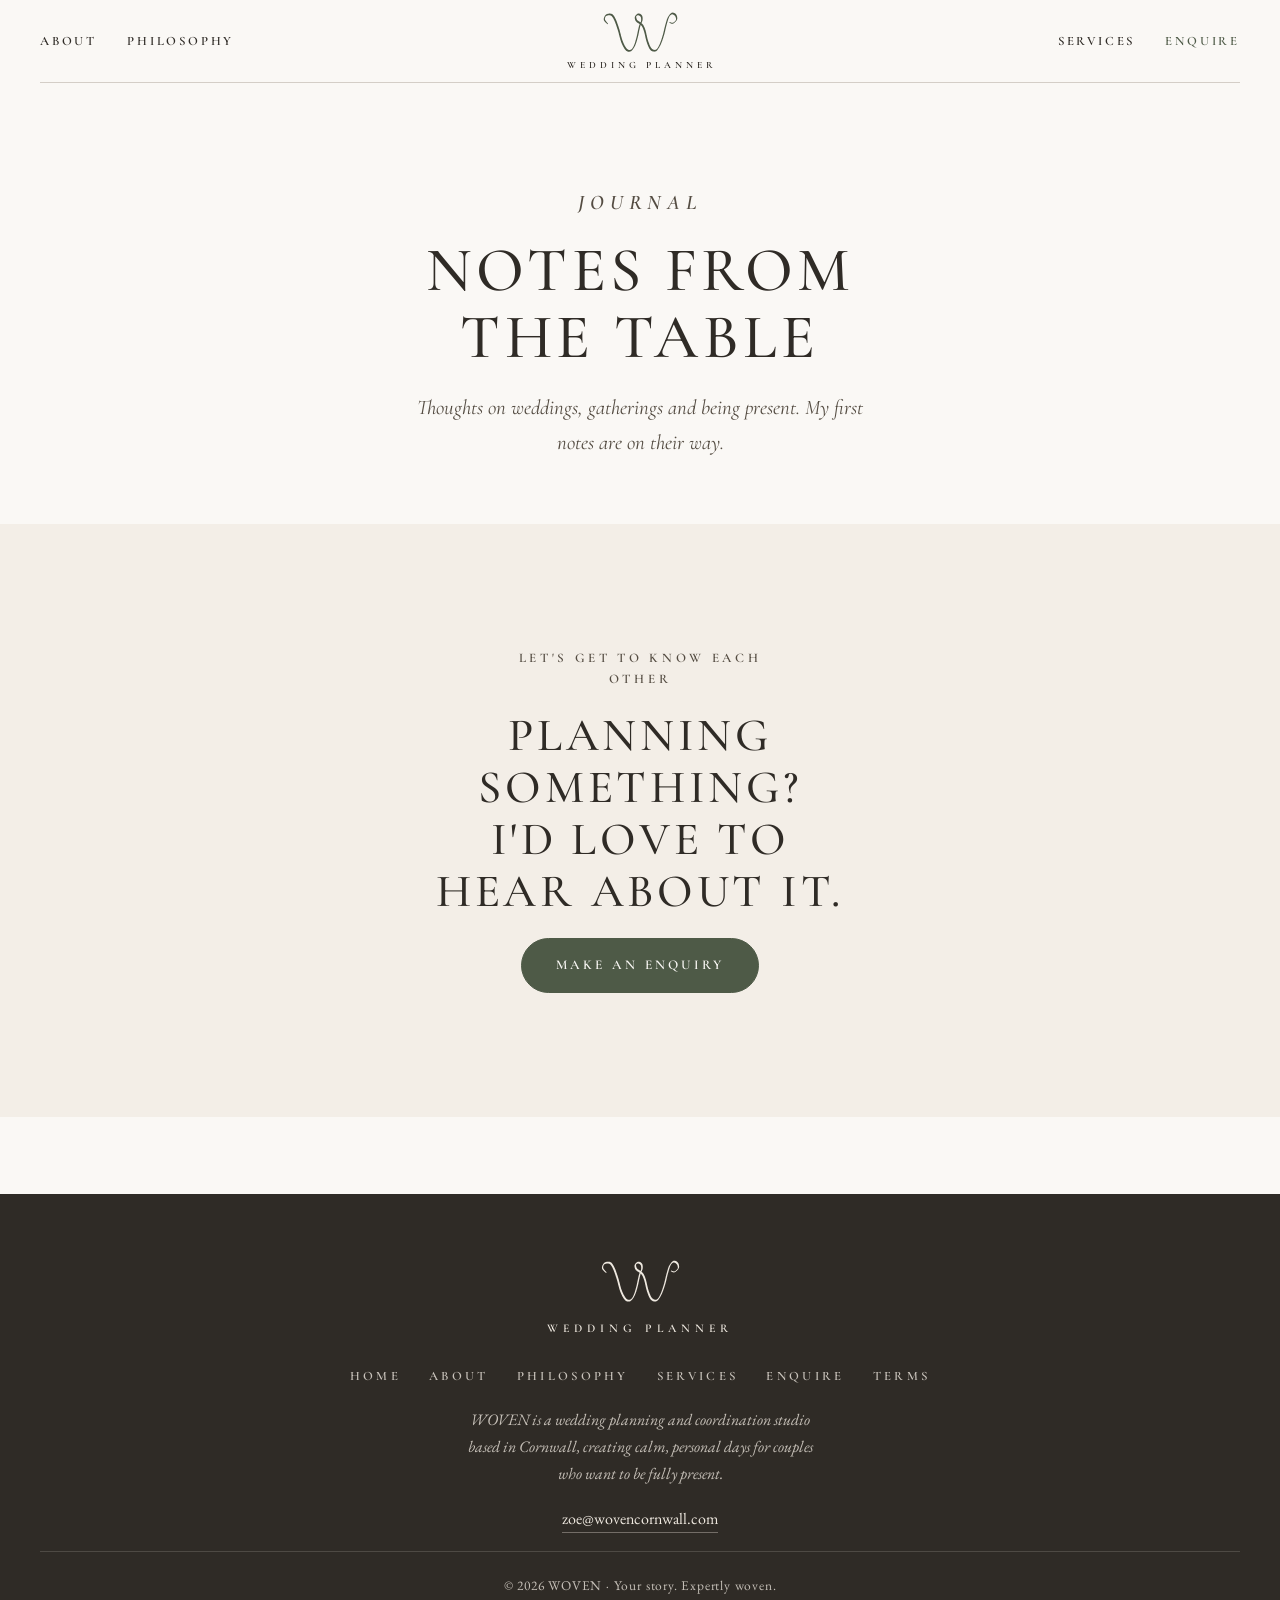
<file: journal.html>
<!doctype html>
<html lang="en-GB">
<head>
<meta charset="utf-8">
<meta name="viewport" content="width=device-width, initial-scale=1, viewport-fit=cover">
<title>Journal · WOVEN wedding planner</title>
<meta name="description" content="Notes on weddings, gatherings and being present, from Zoë at WOVEN.">
<meta name="robots" content="noindex">
<link rel="canonical" href="https://wovencornwall.com/journal.html">
<meta name="theme-color" content="#FAF8F5">
<link rel="icon" type="image/png" href="favicon.png">
<link rel="apple-touch-icon" href="apple-touch-icon.png">
<meta property="og:type" content="website">
<meta property="og:site_name" content="WOVEN">
<meta property="og:title" content="Journal · WOVEN">
<meta property="og:description" content="Notes on weddings, gatherings and being present, from Zoë at WOVEN.">
<meta property="og:url" content="https://wovencornwall.com/journal.html">
<meta property="og:image" content="https://wovencornwall.com/img/garden-tree.jpg">
<meta property="og:locale" content="en_GB">
<meta name="twitter:card" content="summary_large_image">
<link rel="preconnect" href="https://fonts.googleapis.com">
<link rel="preconnect" href="https://fonts.gstatic.com" crossorigin>
<link rel="stylesheet" href="https://fonts.googleapis.com/css2?family=Cormorant+Garamond:ital,wght@0,400;0,500;0,600;1,400;1,500&family=EB+Garamond:ital,wght@0,400;0,500;1,400&display=swap">
<link rel="stylesheet" href="styles.css">
</head>
<body>
<div class="wrap">
  <header class="site-header">
    <button class="menu-btn" type="button" aria-expanded="false" aria-controls="mobile-nav">Menu</button>
    <nav class="nav-left" aria-label="Main"><a href="about.html">About</a><a href="philosophy.html">Philosophy</a></nav>
    <a class="brand" href="index.html" aria-label="WOVEN wedding planner, home"><img src="tex/w.svg" alt="" width="182" height="100"><span>Wedding Planner</span></a>
    <nav class="nav-right" aria-label="More"><a href="services.html">Services</a><a href="contact.html" class="cta">Enquire</a></nav>
  </header>
  <nav class="mobile-nav" id="mobile-nav" aria-label="Menu" hidden><a href="index.html">Home</a><a href="about.html">About</a><a href="philosophy.html">Philosophy</a><a href="services.html">Services</a><a href="contact.html">Enquire</a></nav>
</div>

<div class="wrap">
  <div class="page-hero">
    <p class="eyebrow">Journal</p>
    <h1>Notes from the table</h1>
    <p>Thoughts on weddings, gatherings and being present. My first notes are on their way.</p>
  </div>
  <!-- When there's a post, add it here: a .posts-list of links at the top,
       then each post as an <article id="..."> inside <section><div class="narrow posts">.
       Then put Journal back in the menus on every page and in sitemap.xml. -->
</div>

<section class="band">
  <div class="wrap cta-block">
    <p class="engraved">Let's get to know each other</p>
    <h2>Planning something? I'd love to hear about it.</h2>
    <a class="btn solid" href="contact.html">Make an enquiry</a>
  </div>
</section>

<div class="site-footer">
  <div class="wrap">
    <footer>
      <span class="mark"><img src="tex/w-light.svg" alt="" width="182" height="100"></span>
      <p class="tag">Wedding Planner</p>
      <nav class="foot-nav" aria-label="Footer"><a href="index.html">Home</a><a href="about.html">About</a><a href="philosophy.html">Philosophy</a><a href="services.html">Services</a><a href="contact.html">Enquire</a><a href="terms.html">Terms</a></nav>
      <p class="about">WOVEN is a wedding planning and coordination studio based in Cornwall, creating calm, personal days for couples who want to be fully present.</p>
      <a href="mailto:zoe@wovencornwall.com">zoe@wovencornwall.com</a>
      <p class="legal">© <span id="yr">2026</span> WOVEN · Your story. Expertly woven.</p>
    </footer>
  </div>
</div>

<script src="site.js"></script>
</body>
</html>
</file>
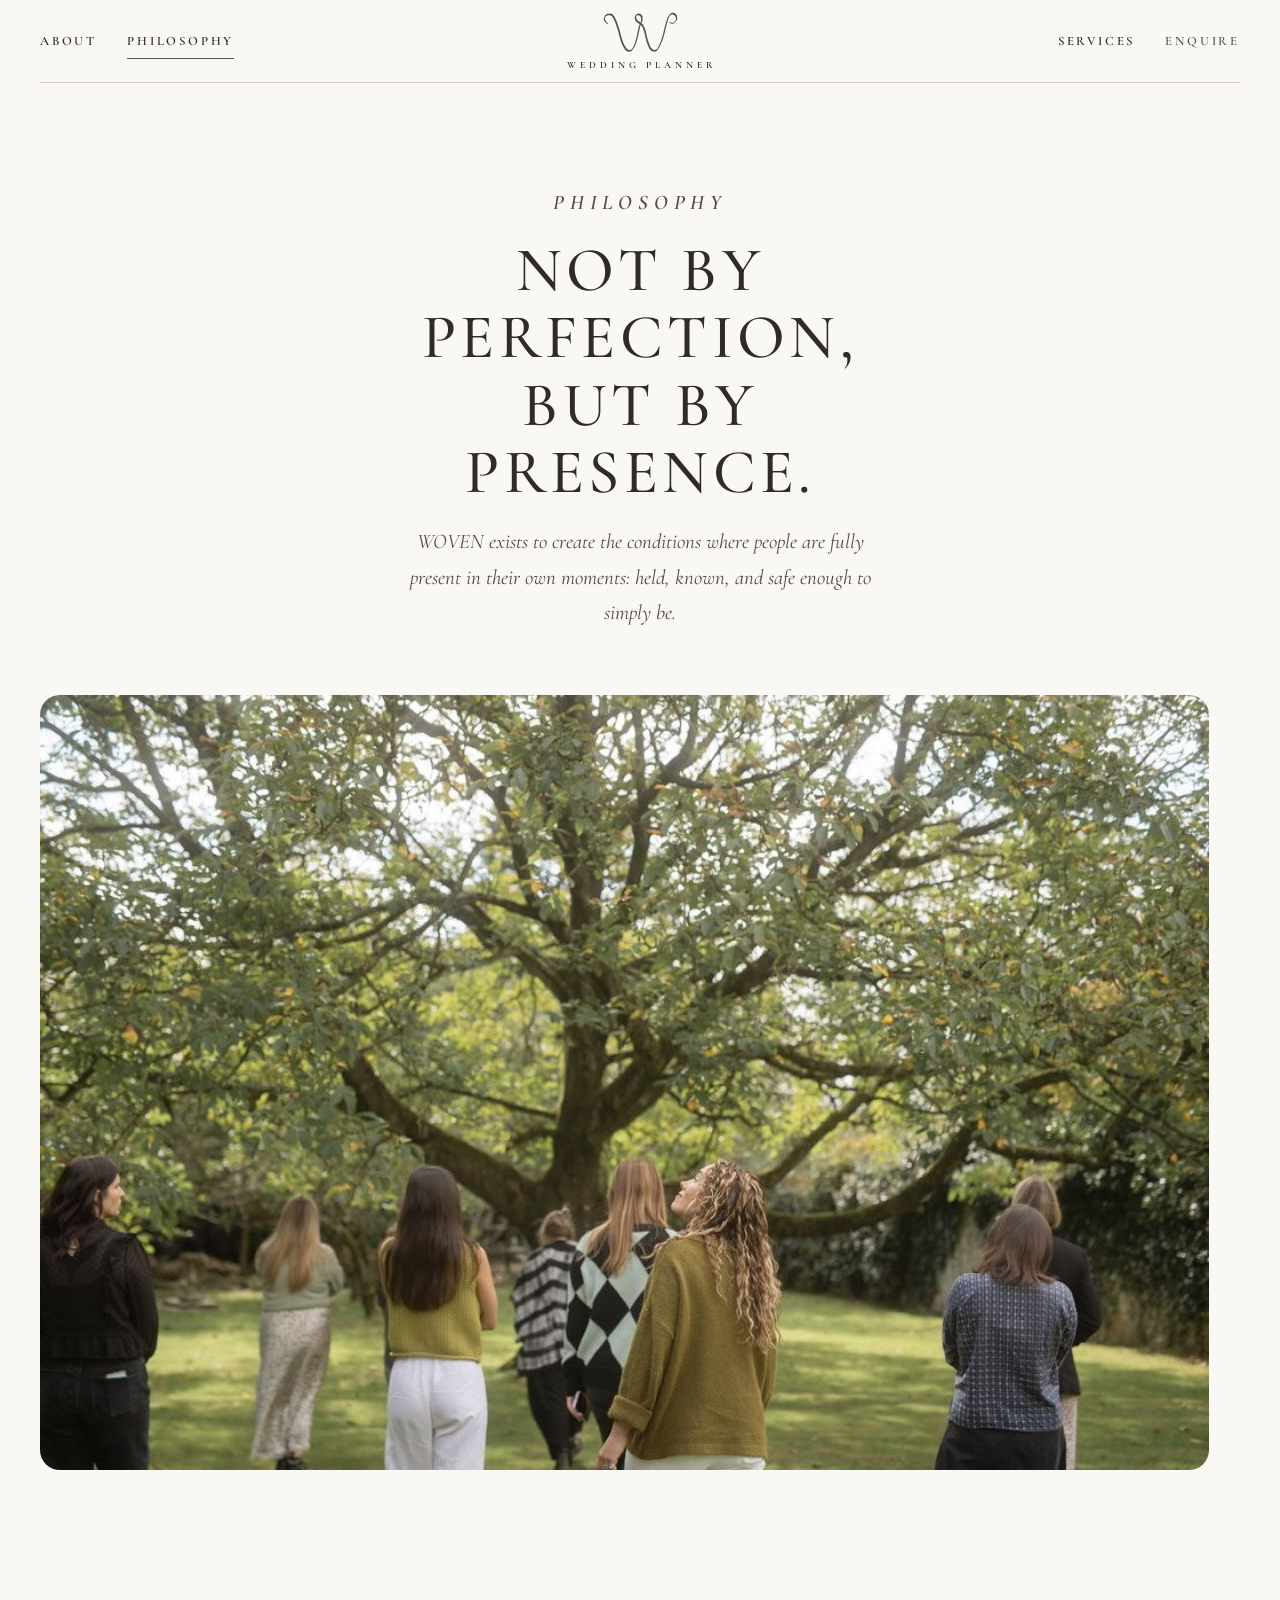
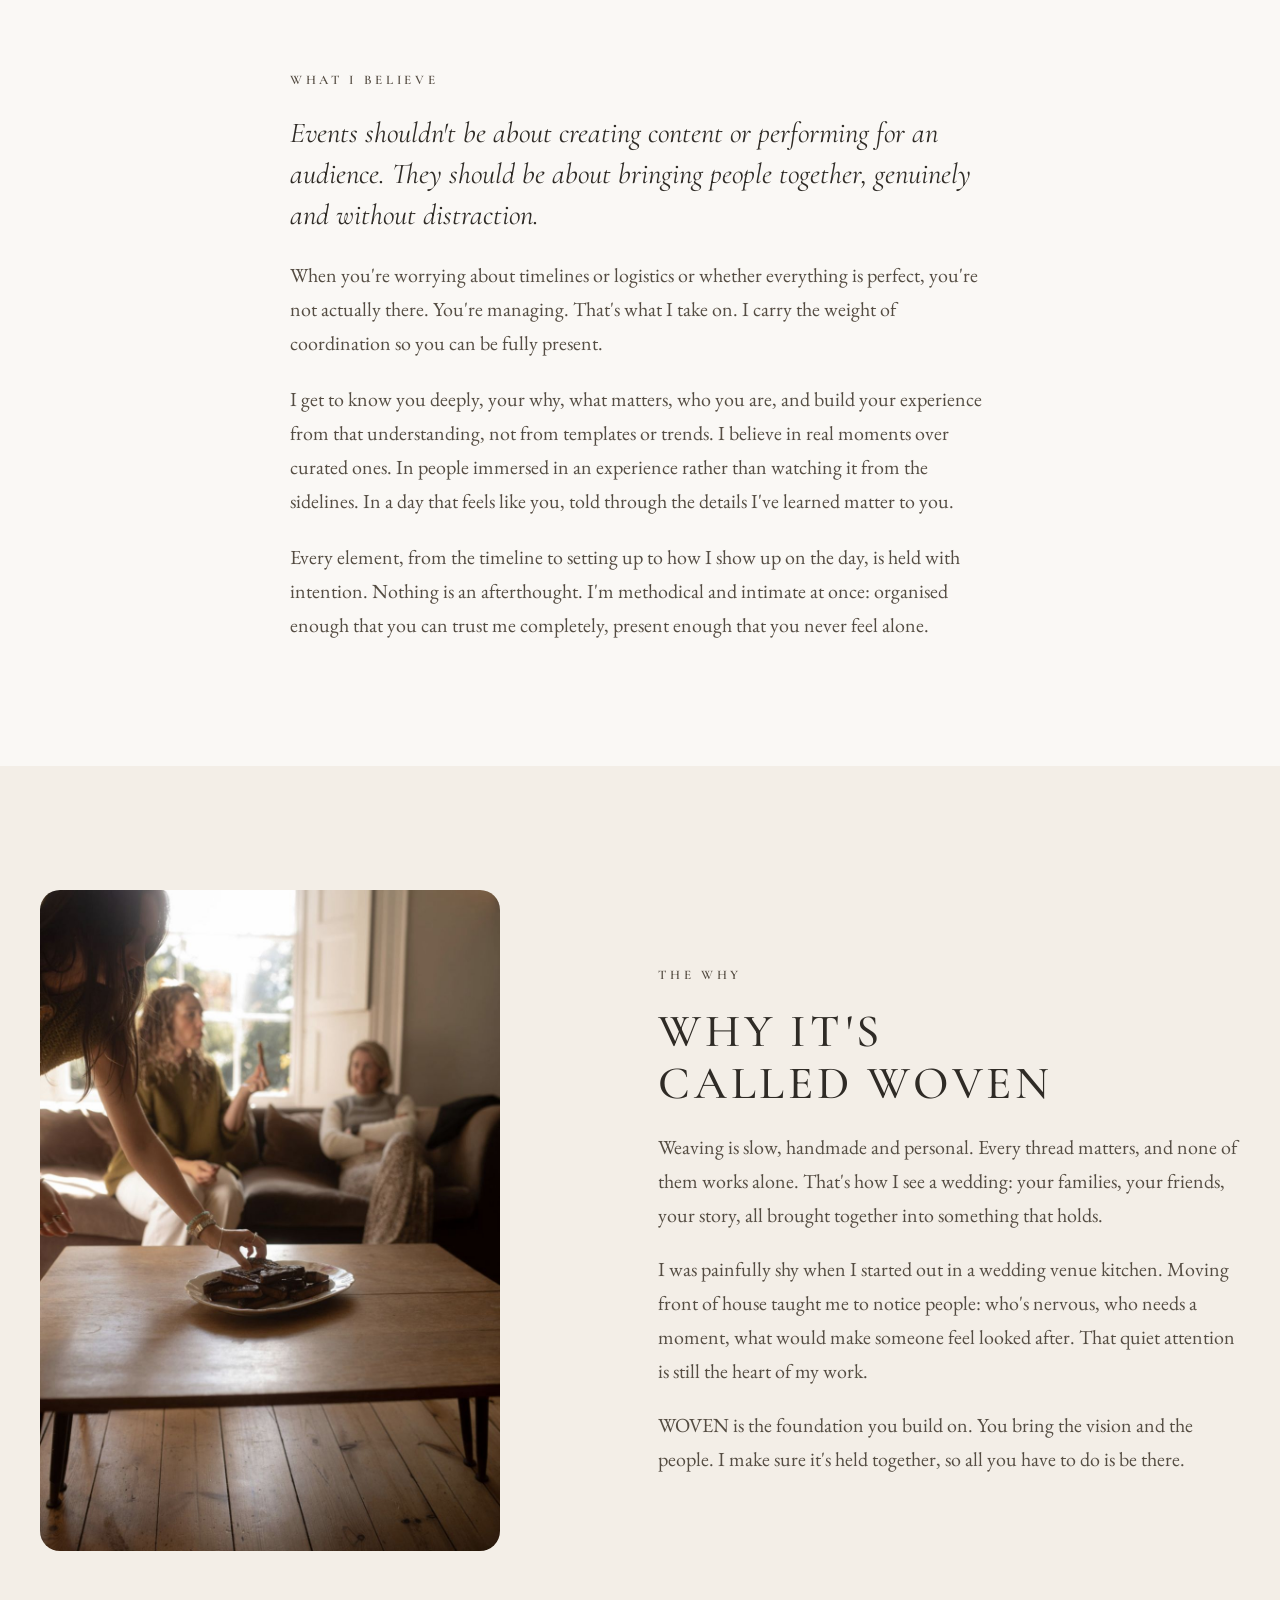
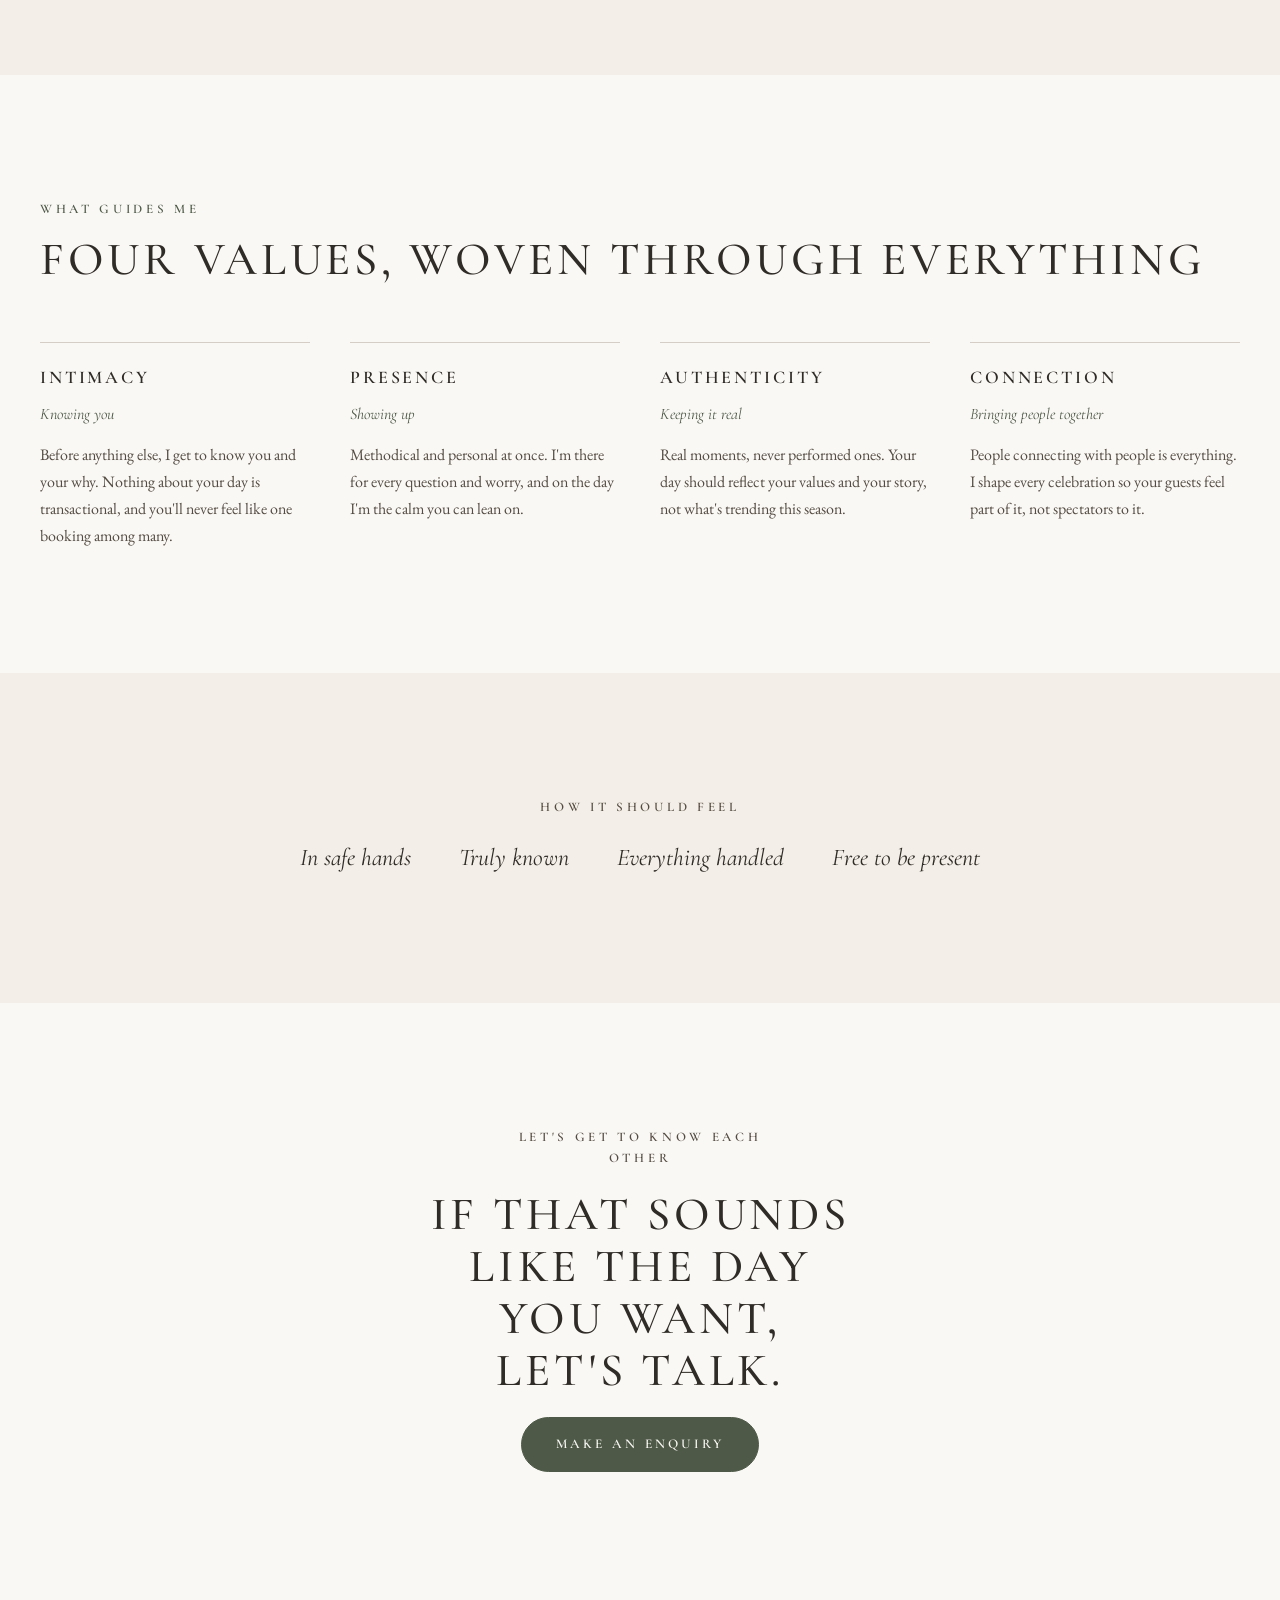
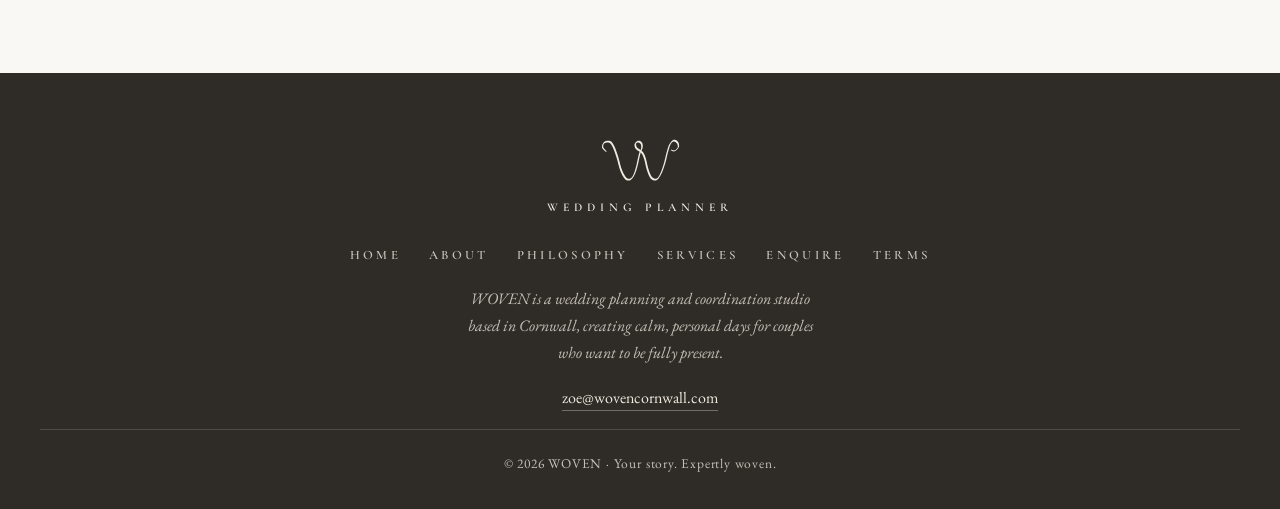
<file: philosophy.html>
<!doctype html>
<html lang="en-GB">
<head>
<meta charset="utf-8">
<meta name="viewport" content="width=device-width, initial-scale=1, viewport-fit=cover">
<title>Philosophy · WOVEN wedding planner</title>
<meta name="description" content="Why WOVEN exists: presence over perfection, and the four values behind every celebration.">
<link rel="canonical" href="https://wovencornwall.com/philosophy.html">
<meta name="theme-color" content="#FAF8F5">
<link rel="icon" type="image/png" href="favicon.png">
<link rel="apple-touch-icon" href="apple-touch-icon.png">
<meta property="og:type" content="website">
<meta property="og:site_name" content="WOVEN">
<meta property="og:title" content="Philosophy · WOVEN">
<meta property="og:description" content="Why WOVEN exists: presence over perfection, and the four values behind every celebration.">
<meta property="og:url" content="https://wovencornwall.com/philosophy.html">
<meta property="og:image" content="https://wovencornwall.com/img/garden-tree.jpg">
<meta property="og:locale" content="en_GB">
<meta name="twitter:card" content="summary_large_image">
<link rel="preconnect" href="https://fonts.googleapis.com">
<link rel="preconnect" href="https://fonts.gstatic.com" crossorigin>
<link rel="stylesheet" href="https://fonts.googleapis.com/css2?family=Cormorant+Garamond:ital,wght@0,400;0,500;0,600;1,400;1,500&family=EB+Garamond:ital,wght@0,400;0,500;1,400&display=swap">
<link rel="stylesheet" href="styles.css">
</head>
<body>
<div class="wrap">
  <header class="site-header">
    <button class="menu-btn" type="button" aria-expanded="false" aria-controls="mobile-nav">Menu</button>
    <nav class="nav-left" aria-label="Main"><a href="about.html">About</a><a href="philosophy.html" aria-current="page">Philosophy</a></nav>
    <a class="brand" href="index.html" aria-label="WOVEN wedding planner, home"><img src="tex/w.svg" alt="" width="182" height="100"><span>Wedding Planner</span></a>
    <nav class="nav-right" aria-label="More"><a href="services.html">Services</a><a href="contact.html" class="cta">Enquire</a></nav>
  </header>
  <nav class="mobile-nav" id="mobile-nav" aria-label="Menu" hidden><a href="index.html">Home</a><a href="about.html">About</a><a href="philosophy.html" aria-current="page">Philosophy</a><a href="services.html">Services</a><a href="contact.html">Enquire</a></nav>
</div>

<div class="wrap">
  <div class="page-hero">
    <p class="eyebrow">Philosophy</p>
    <h1>Not by perfection, but by presence.</h1>
    <p>WOVEN exists to create the conditions where people are fully present in their own moments: held, known, and safe enough to simply be.</p>
  </div>
  <img src="img/garden-tree.jpg" alt="Guests wandering together under a great old tree in a garden" width="1169" height="775">
</div>

<section>
  <div class="narrow prose">
    <p class="eyebrow">What I believe</p>
    <p class="lead">Events shouldn't be about creating content or performing for an audience. They should be about bringing people together, genuinely and without distraction.</p>
    <p>When you're worrying about timelines or logistics or whether everything is perfect, you're not actually there. You're managing. That's what I take on. I carry the weight of coordination so you can be fully present.</p>
    <p>I get to know you deeply, your why, what matters, who you are, and build your experience from that understanding, not from templates or trends. I believe in real moments over curated ones. In people immersed in an experience rather than watching it from the sidelines. In a day that feels like you, told through the details I've learned matter to you.</p>
    <p>Every element, from the timeline to setting up to how I show up on the day, is held with intention. Nothing is an afterthought. I'm methodical and intimate at once: organised enough that you can trust me completely, present enough that you never feel alone.</p>
  </div>
</section>

<section class="band">
  <div class="wrap split">
    <figure><img class="portrait" src="img/coffee-table.jpg" alt="Guests relaxing on a sofa in afternoon light" loading="lazy" width="974" height="1400"></figure>
    <div>
      <p class="eyebrow">The why</p>
      <h2>Why it's called WOVEN</h2>
      <p>Weaving is slow, handmade and personal. Every thread matters, and none of them works alone. That's how I see a wedding: your families, your friends, your story, all brought together into something that holds.</p>
      <p>I was painfully shy when I started out in a wedding venue kitchen. Moving front of house taught me to notice people: who's nervous, who needs a moment, what would make someone feel looked after. That quiet attention is still the heart of my work.</p>
      <p>WOVEN is the foundation you build on. You bring the vision and the people. I make sure it's held together, so all you have to do is be there.</p>
    </div>
  </div>
</section>

<section>
  <div class="wrap">
    <div class="section-head">
      <p class="eyebrow">What guides me</p>
      <h2>Four values, woven through everything</h2>
    </div>
    <ul class="values">
      <li><h3>Intimacy</h3><p class="tag">Knowing you</p><p>Before anything else, I get to know you and your why. Nothing about your day is transactional, and you'll never feel like one booking among many.</p></li>
      <li><h3>Presence</h3><p class="tag">Showing up</p><p>Methodical and personal at once. I'm there for every question and worry, and on the day I'm the calm you can lean on.</p></li>
      <li><h3>Authenticity</h3><p class="tag">Keeping it real</p><p>Real moments, never performed ones. Your day should reflect your values and your story, not what's trending this season.</p></li>
      <li><h3>Connection</h3><p class="tag">Bringing people together</p><p>People connecting with people is everything. I shape every celebration so your guests feel part of it, not spectators to it.</p></li>
    </ul>
  </div>
</section>

<section class="band">
  <div class="wrap cta-block">
    <p class="eyebrow">How it should feel</p>
    <ul class="feel">
      <li>In safe hands</li>
      <li>Truly known</li>
      <li>Everything handled</li>
      <li>Free to be present</li>
    </ul>
  </div>
</section>

<section>
  <div class="wrap cta-block">
    <p class="engraved">Let's get to know each other</p>
    <h2>If that sounds like the day you want, let's talk.</h2>
    <a class="btn solid" href="contact.html">Make an enquiry</a>
  </div>
</section>

<div class="site-footer">
  <div class="wrap">
    <footer>
      <span class="mark"><img src="tex/w-light.svg" alt="" width="182" height="100"></span>
      <p class="tag">Wedding Planner</p>
      <nav class="foot-nav" aria-label="Footer"><a href="index.html">Home</a><a href="about.html">About</a><a href="philosophy.html">Philosophy</a><a href="services.html">Services</a><a href="contact.html">Enquire</a><a href="terms.html">Terms</a></nav>
      <p class="about">WOVEN is a wedding planning and coordination studio based in Cornwall, creating calm, personal days for couples who want to be fully present.</p>
      <a href="mailto:zoe@wovencornwall.com">zoe@wovencornwall.com</a>
      <p class="legal">© <span id="yr">2026</span> WOVEN · Your story. Expertly woven.</p>
    </footer>
  </div>
</div>

<script src="site.js"></script>
</body>
</html>
</file>
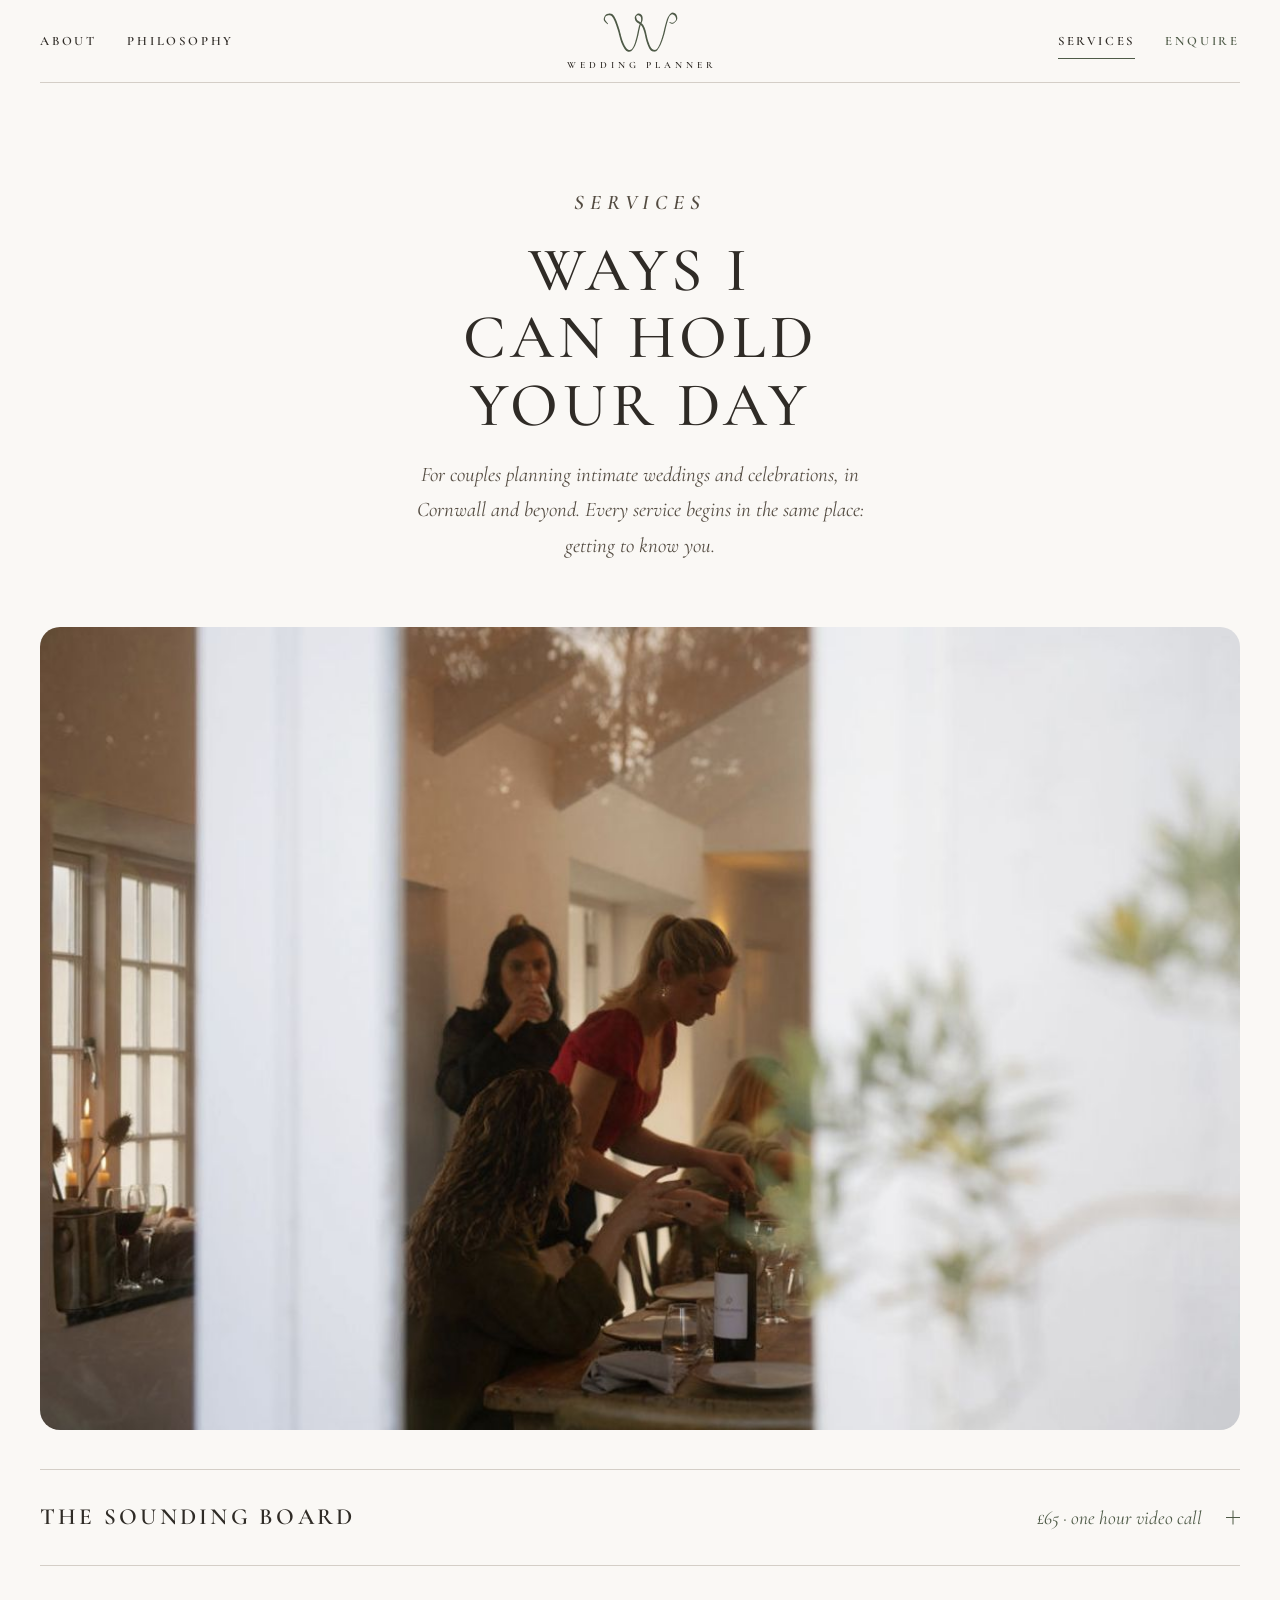
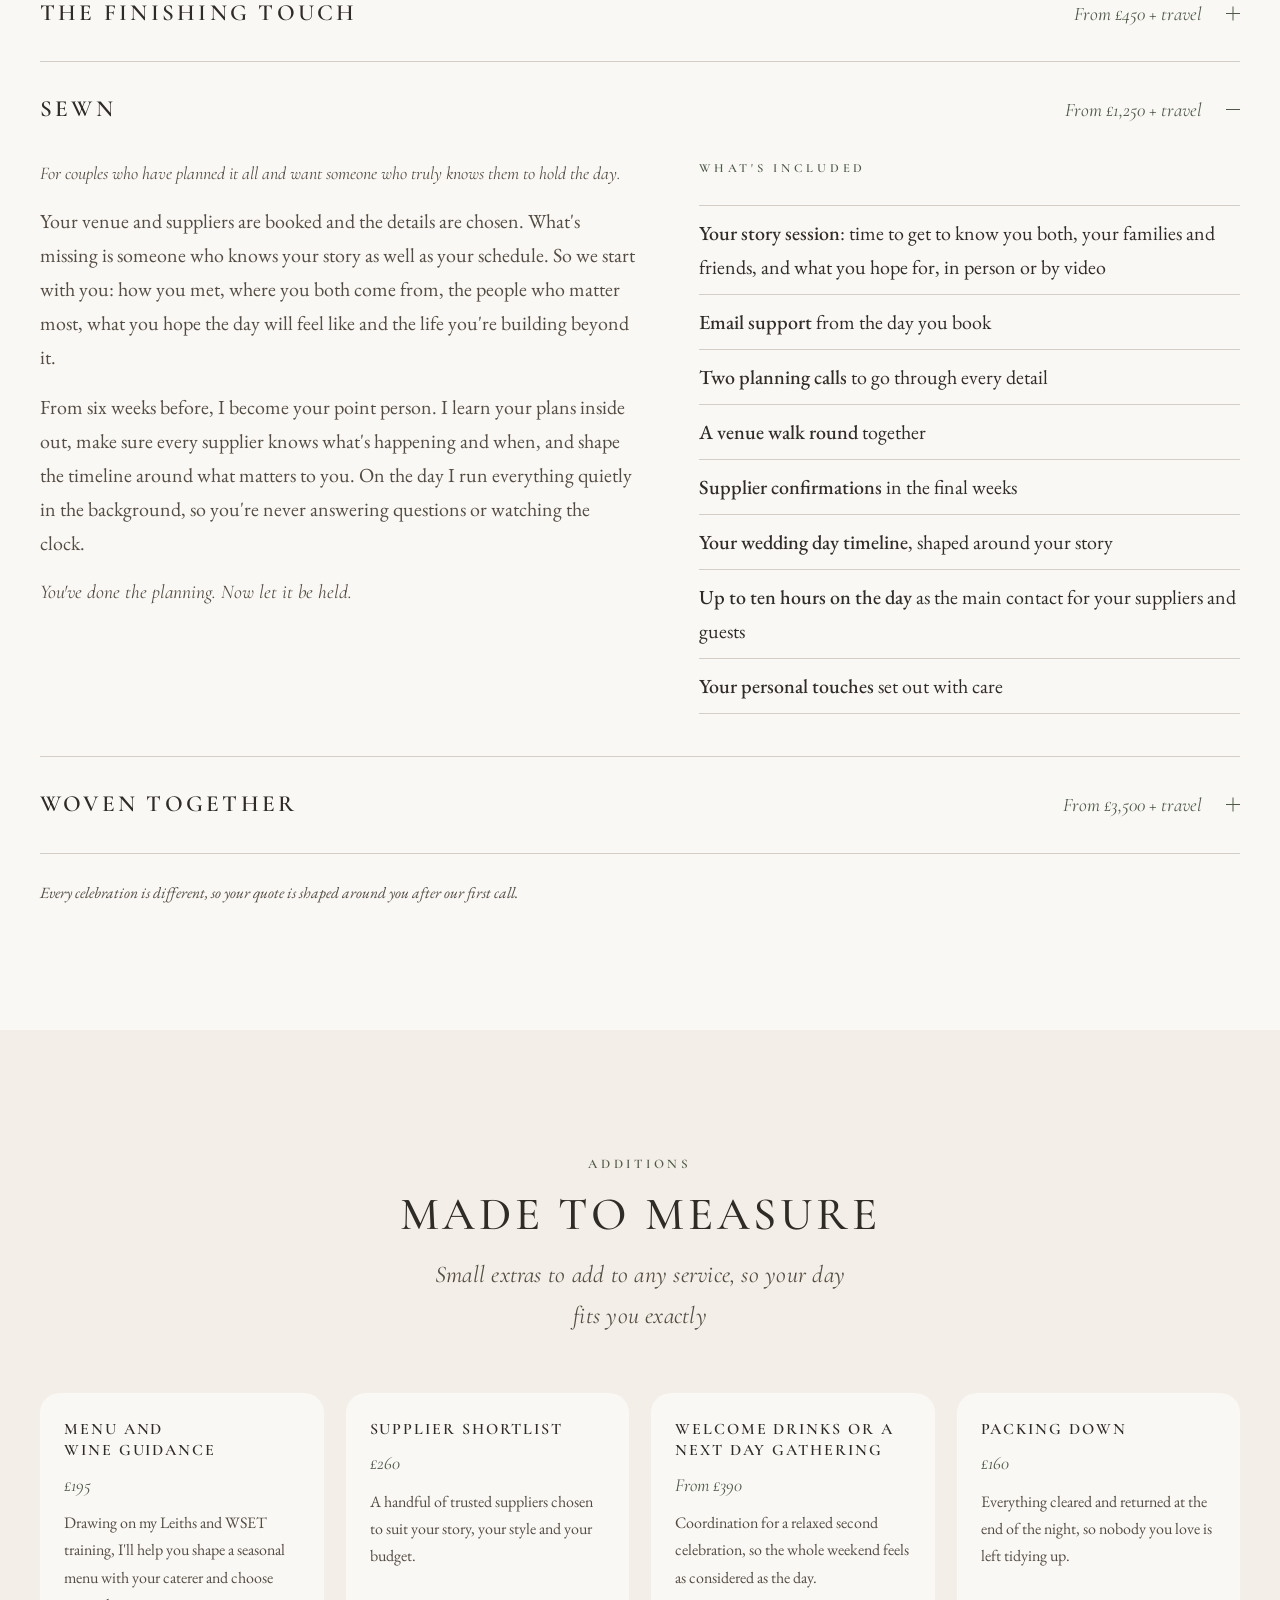
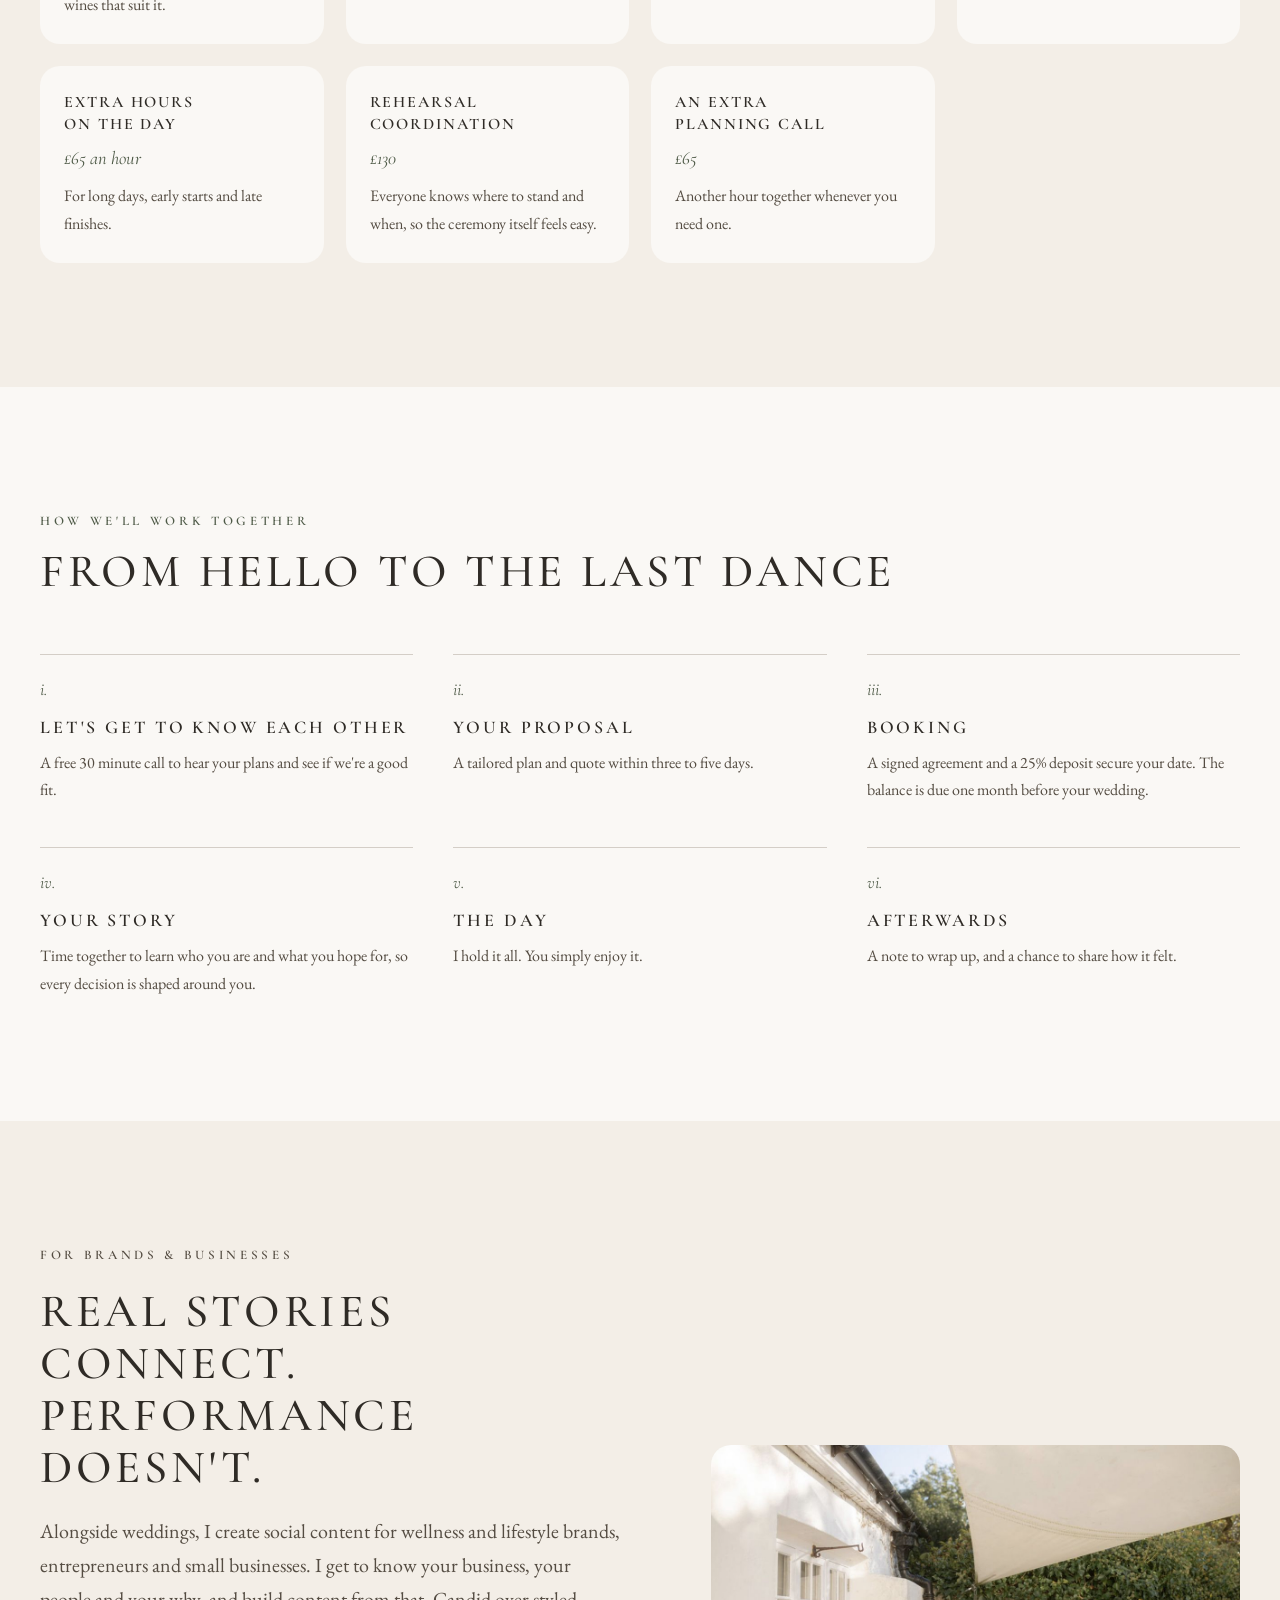
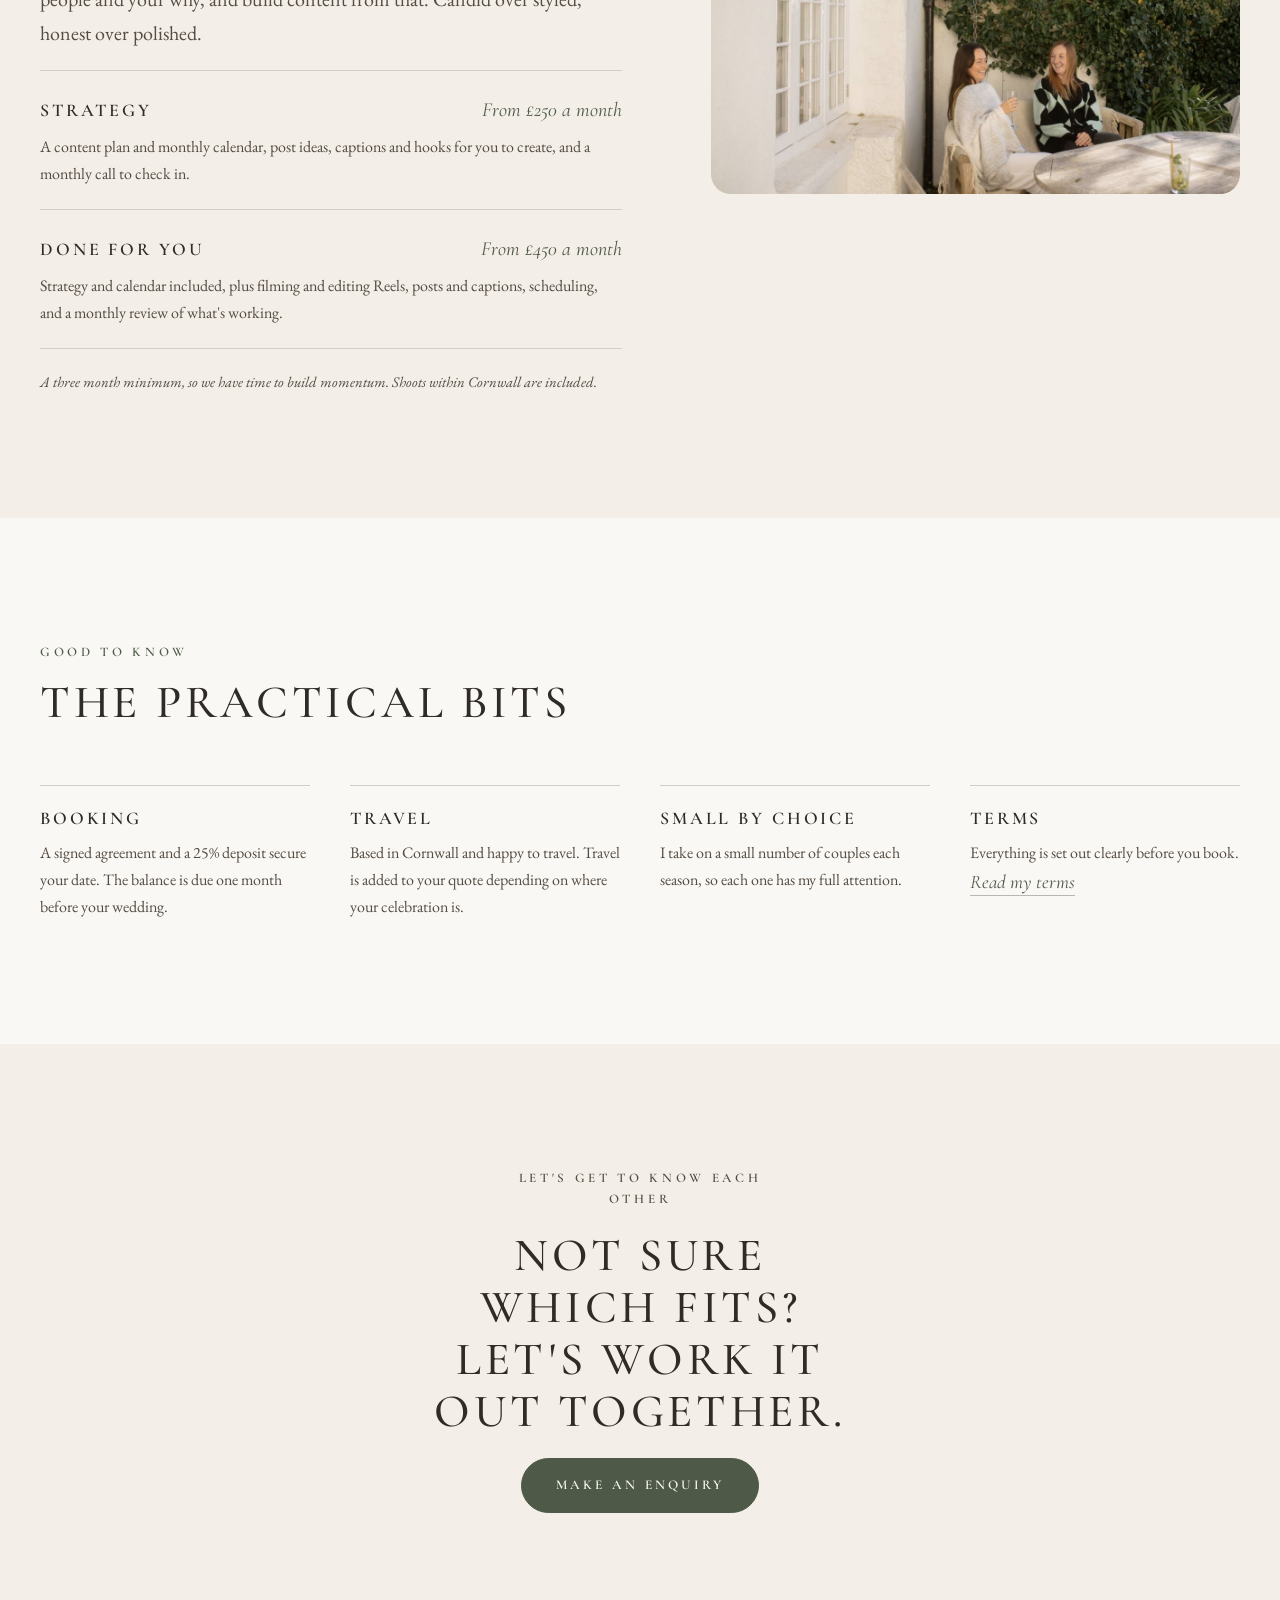
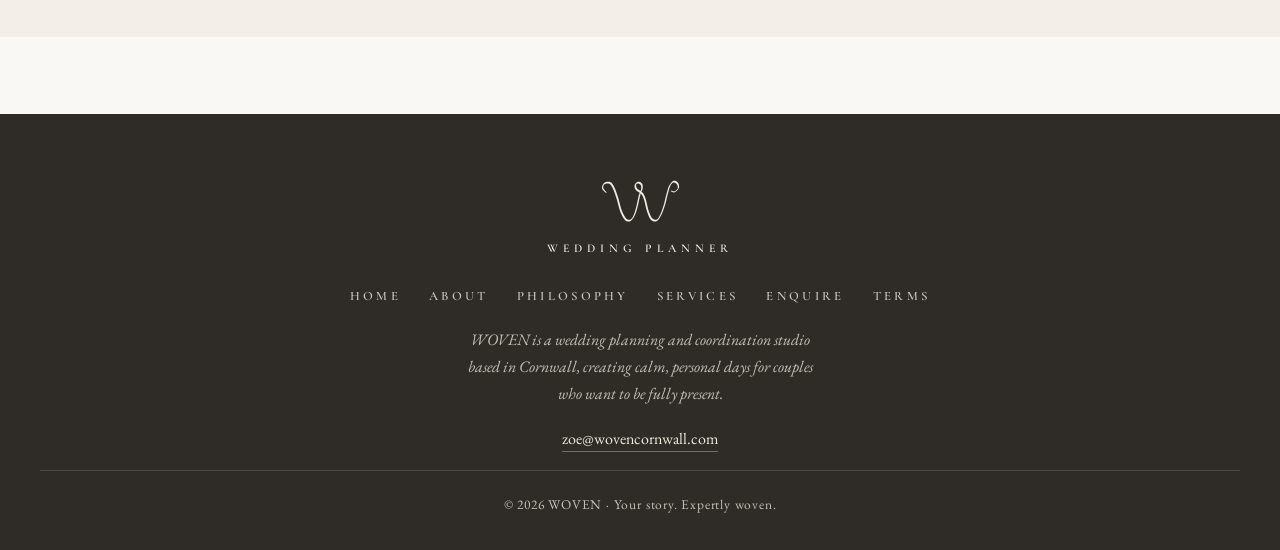
<file: services.html>
<!doctype html>
<html lang="en-GB">
<head>
<meta charset="utf-8">
<meta name="viewport" content="width=device-width, initial-scale=1, viewport-fit=cover">
<title>Services · WOVEN wedding planner</title>
<meta name="description" content="Wedding coordination packages and social content for brands, from WOVEN in Cornwall.">
<link rel="canonical" href="https://wovencornwall.com/services.html">
<meta name="theme-color" content="#FAF8F5">
<link rel="icon" type="image/png" href="favicon.png">
<link rel="apple-touch-icon" href="apple-touch-icon.png">
<meta property="og:type" content="website">
<meta property="og:site_name" content="WOVEN">
<meta property="og:title" content="Services · WOVEN">
<meta property="og:description" content="Wedding coordination packages and social content for brands, from WOVEN in Cornwall.">
<meta property="og:url" content="https://wovencornwall.com/services.html">
<meta property="og:image" content="https://wovencornwall.com/img/garden-tree.jpg">
<meta property="og:locale" content="en_GB">
<meta name="twitter:card" content="summary_large_image">
<link rel="preconnect" href="https://fonts.googleapis.com">
<link rel="preconnect" href="https://fonts.gstatic.com" crossorigin>
<link rel="stylesheet" href="https://fonts.googleapis.com/css2?family=Cormorant+Garamond:ital,wght@0,400;0,500;0,600;1,400;1,500&family=EB+Garamond:ital,wght@0,400;0,500;1,400&display=swap">
<link rel="stylesheet" href="styles.css">
</head>
<body>
<div class="wrap">
  <header class="site-header">
    <button class="menu-btn" type="button" aria-expanded="false" aria-controls="mobile-nav">Menu</button>
    <nav class="nav-left" aria-label="Main"><a href="about.html">About</a><a href="philosophy.html">Philosophy</a></nav>
    <a class="brand" href="index.html" aria-label="WOVEN wedding planner, home"><img src="tex/w.svg" alt="" width="182" height="100"><span>Wedding Planner</span></a>
    <nav class="nav-right" aria-label="More"><a href="services.html" aria-current="page">Services</a><a href="contact.html" class="cta">Enquire</a></nav>
  </header>
  <nav class="mobile-nav" id="mobile-nav" aria-label="Menu" hidden><a href="index.html">Home</a><a href="about.html">About</a><a href="philosophy.html">Philosophy</a><a href="services.html" aria-current="page">Services</a><a href="contact.html">Enquire</a></nav>
</div>

<div class="wrap">
  <div class="page-hero">
    <p class="eyebrow">Services</p>
    <h1>Ways I can hold your day</h1>
    <p>For couples planning intimate weddings and celebrations, in Cornwall and beyond. Every service begins in the same place: getting to know you.</p>
  </div>
  <figure class="page-photo"><img src="img/dinner-window.jpg" alt="Guests gathered around a candlelit dinner table" width="1170" height="783"></figure>
</div>

<section style="padding-top:0">
  <div class="wrap">
    <div class="offers">
      <details class="offer">
        <summary><span class="offer-name">The Sounding Board</span><span class="offer-price">£65 · one hour video call</span><span class="plus" aria-hidden="true"></span></summary>
        <div class="offer-body">
          <div>
            <p class="who">For couples planning it themselves who would love an experienced eye.</p>
            <p>Perhaps you're stuck on a decision, or you'd simply like someone who knows weddings to look over your plans. Bring your questions and your ideas, however unfinished, and we'll talk them through until you know your next steps.</p>
            <p class="closer">A pause, a fresh perspective and a clear way forward.</p>
          </div>
          <div class="incl"><h4>What's included</h4><ul>
            <li><b>An hour together</b> on whatever is on your mind</li>
            <li><b>A review of your timeline</b> to catch anything missed</li>
            <li><b>Supplier guidance</b> on what to ask and what to look for</li>
            <li><b>Budget priorities</b>, so your money goes where it matters most</li>
            <li><b>An email afterwards</b> with everything we covered</li>
          </ul></div>
        </div>
      </details>
      <details class="offer">
        <summary><span class="offer-name">The Finishing Touch</span><span class="offer-price">From £450 + travel</span><span class="plus" aria-hidden="true"></span></summary>
        <div class="offer-body">
          <div>
            <p class="who">For couples who have gathered the details and want them brought together beautifully.</p>
            <p>You've chosen the candles, signs, flowers and little personal pieces. On the day I'll set them all out with care, so every space feels like you before your guests walk in.</p>
            <p class="closer">You choose the details. I'll make them sing.</p>
          </div>
          <div class="incl"><h4>What's included</h4><ul>
            <li><b>A styling meeting</b> to go through your pieces and layout</li>
            <li><b>Ceremony styling</b></li>
            <li><b>Reception and table styling</b></li>
            <li><b>Your personal touches set out</b>: signs, favours, guest book and cards</li>
            <li><b>A final walk round</b> so everything is ready for your guests</li>
          </ul><p class="note">Setting up only. Packing down at the end of the night can be added.</p></div>
        </div>
      </details>
      <details class="offer" open>
        <summary><span class="offer-name">Sewn</span><span class="offer-price">From £1,250 + travel</span><span class="plus" aria-hidden="true"></span></summary>
        <div class="offer-body">
          <div>
            <p class="who">For couples who have planned it all and want someone who truly knows them to hold the day.</p>
            <p>Your venue and suppliers are booked and the details are chosen. What's missing is someone who knows your story as well as your schedule. So we start with you: how you met, where you both come from, the people who matter most, what you hope the day will feel like and the life you're building beyond it.</p>
            <p>From six weeks before, I become your point person. I learn your plans inside out, make sure every supplier knows what's happening and when, and shape the timeline around what matters to you. On the day I run everything quietly in the background, so you're never answering questions or watching the clock.</p>
            <p class="closer">You've done the planning. Now let it be held.</p>
          </div>
          <div class="incl"><h4>What's included</h4><ul>
            <li><b>Your story session</b>: time to get to know you both, your families and friends, and what you hope for, in person or by video</li>
            <li><b>Email support</b> from the day you book</li>
            <li><b>Two planning calls</b> to go through every detail</li>
            <li><b>A venue walk round</b> together</li>
            <li><b>Supplier confirmations</b> in the final weeks</li>
            <li><b>Your wedding day timeline</b>, shaped around your story</li>
            <li><b>Up to ten hours on the day</b> as the main contact for your suppliers and guests</li>
            <li><b>Your personal touches</b> set out with care</li>
          </ul></div>
        </div>
      </details>
      <details class="offer">
        <summary><span class="offer-name">Woven Together</span><span class="offer-price">From £3,500 + travel</span><span class="plus" aria-hidden="true"></span></summary>
        <div class="offer-body">
          <div>
            <p class="who">For couples who want someone in their corner from the very start.</p>
            <p>You have the vision and want to make the decisions, but you don't want to do it alone. We begin as soon as you book, with the same story session that sits at the heart of everything I do. I'll help you make sense of the moving parts, keep you organised and step in whenever you'd like a second opinion. As the day draws closer the focus moves to logistics, and then I run the day itself.</p>
            <p class="closer">You bring the vision. We'll weave it together.</p>
          </div>
          <div class="incl"><h4>What's included</h4><ul>
            <li>Everything in <b>Sewn</b>, plus:</li>
            <li><b>Regular planning calls</b> from the day you book</li>
            <li><b>Your planning roadmap</b> from booking to the day</li>
            <li><b>Design direction</b> and a mood board</li>
            <li><b>Budget guidance</b></li>
            <li><b>Supplier sourcing</b> and help with booking</li>
            <li><b>Supplier management</b> from twelve weeks out</li>
            <li><b>Rehearsal coordination</b> if you're having one</li>
            <li><b>The whole day</b>, from setting up to packing down</li>
            <li><b>Supplier payments and gratuities</b> handed out on the day</li>
          </ul></div>
        </div>
      </details>
    </div>
    <p class="fine">Every celebration is different, so your quote is shaped around you after our first call.</p>
  </div>
</section>

<section class="band" id="additions">
  <div class="wrap">
    <div class="section-head center">
      <p class="eyebrow">Additions</p>
      <h2>Made to measure</h2>
      <p class="sub">Small extras to add to any service, so your day fits you exactly</p>
    </div>
    <ul class="addons">
      <li><h3>Menu and wine guidance</h3><p class="price">£195</p><p>Drawing on my Leiths and WSET training, I'll help you shape a seasonal menu with your caterer and choose wines that suit it.</p></li>
      <li><h3>Supplier shortlist</h3><p class="price">£260</p><p>A handful of trusted suppliers chosen to suit your story, your style and your budget.</p></li>
      <li><h3>Welcome drinks or a next day gathering</h3><p class="price">From £390</p><p>Coordination for a relaxed second celebration, so the whole weekend feels as considered as the day.</p></li>
      <li><h3>Packing down</h3><p class="price">£160</p><p>Everything cleared and returned at the end of the night, so nobody you love is left tidying up.</p></li>
      <li><h3>Extra hours on the day</h3><p class="price">£65 an hour</p><p>For long days, early starts and late finishes.</p></li>
      <li><h3>Rehearsal coordination</h3><p class="price">£130</p><p>Everyone knows where to stand and when, so the ceremony itself feels easy.</p></li>
      <li><h3>An extra planning call</h3><p class="price">£65</p><p>Another hour together whenever you need one.</p></li>
    </ul>
  </div>
</section>

<section>
  <div class="wrap">
    <div class="section-head">
      <p class="eyebrow">How we'll work together</p>
      <h2>From hello to the last dance</h2>
    </div>
    <ol class="steps">
      <li><h3>Let's get to know each other</h3><p>A free 30 minute call to hear your plans and see if we're a good fit.</p></li>
      <li><h3>Your proposal</h3><p>A tailored plan and quote within three to five days.</p></li>
      <li><h3>Booking</h3><p>A signed agreement and a 25% deposit secure your date. The balance is due one month before your wedding.</p></li>
      <li><h3>Your story</h3><p>Time together to learn who you are and what you hope for, so every decision is shaped around you.</p></li>
      <li><h3>The day</h3><p>I hold it all. You simply enjoy it.</p></li>
      <li><h3>Afterwards</h3><p>A note to wrap up, and a chance to share how it felt.</p></li>
    </ol>
  </div>
</section>

<section class="band" id="brands">
  <div class="wrap split flip">
    <div>
      <p class="eyebrow">For brands &amp; businesses</p>
      <h2>Real stories connect. Performance doesn't.</h2>
      <p>Alongside weddings, I create social content for wellness and lifestyle brands, entrepreneurs and small businesses. I get to know your business, your people and your why, and build content from that. Candid over styled, honest over polished.</p>
      <div class="tiers">
        <div class="tier">
          <div class="tier-top"><h3>Strategy</h3><span>From £250 a month</span></div>
          <p>A content plan and monthly calendar, post ideas, captions and hooks for you to create, and a monthly call to check in.</p>
        </div>
        <div class="tier">
          <div class="tier-top"><h3>Done for you</h3><span>From £450 a month</span></div>
          <p>Strategy and calendar included, plus filming and editing Reels, posts and captions, scheduling, and a monthly review of what's working.</p>
        </div>
      </div>
      <p class="note">A three month minimum, so we have time to build momentum. Shoots within Cornwall are included.</p>
    </div>
    <figure><img src="img/terrace.jpg" alt="Two guests laughing on a sunny terrace" loading="lazy" width="1170" height="772"></figure>
  </div>
</section>

<section>
  <div class="wrap">
    <div class="section-head">
      <p class="eyebrow">Good to know</p>
      <h2>The practical bits</h2>
    </div>
    <div class="gtk">
      <div><h3>Booking</h3><p>A signed agreement and a 25% deposit secure your date. The balance is due one month before your wedding.</p></div>
      <div><h3>Travel</h3><p>Based in Cornwall and happy to travel. Travel is added to your quote depending on where your celebration is.</p></div>
      <div><h3>Small by choice</h3><p>I take on a small number of couples each season, so each one has my full attention.</p></div>
      <div><h3>Terms</h3><p>Everything is set out clearly before you book. <a class="textlink" href="terms.html">Read my terms</a></p></div>
    </div>
  </div>
</section>

<section class="band">
  <div class="wrap cta-block">
    <p class="engraved">Let's get to know each other</p>
    <h2>Not sure which fits? Let's work it out together.</h2>
    <a class="btn solid" href="contact.html">Make an enquiry</a>
  </div>
</section>

<div class="site-footer">
  <div class="wrap">
    <footer>
      <span class="mark"><img src="tex/w-light.svg" alt="" width="182" height="100"></span>
      <p class="tag">Wedding Planner</p>
      <nav class="foot-nav" aria-label="Footer"><a href="index.html">Home</a><a href="about.html">About</a><a href="philosophy.html">Philosophy</a><a href="services.html">Services</a><a href="contact.html">Enquire</a><a href="terms.html">Terms</a></nav>
      <p class="about">WOVEN is a wedding planning and coordination studio based in Cornwall, creating calm, personal days for couples who want to be fully present.</p>
      <a href="mailto:zoe@wovencornwall.com">zoe@wovencornwall.com</a>
      <p class="legal">© <span id="yr">2026</span> WOVEN · Your story. Expertly woven.</p>
    </footer>
  </div>
</div>

<script src="site.js"></script>
</body>
</html>
</file>
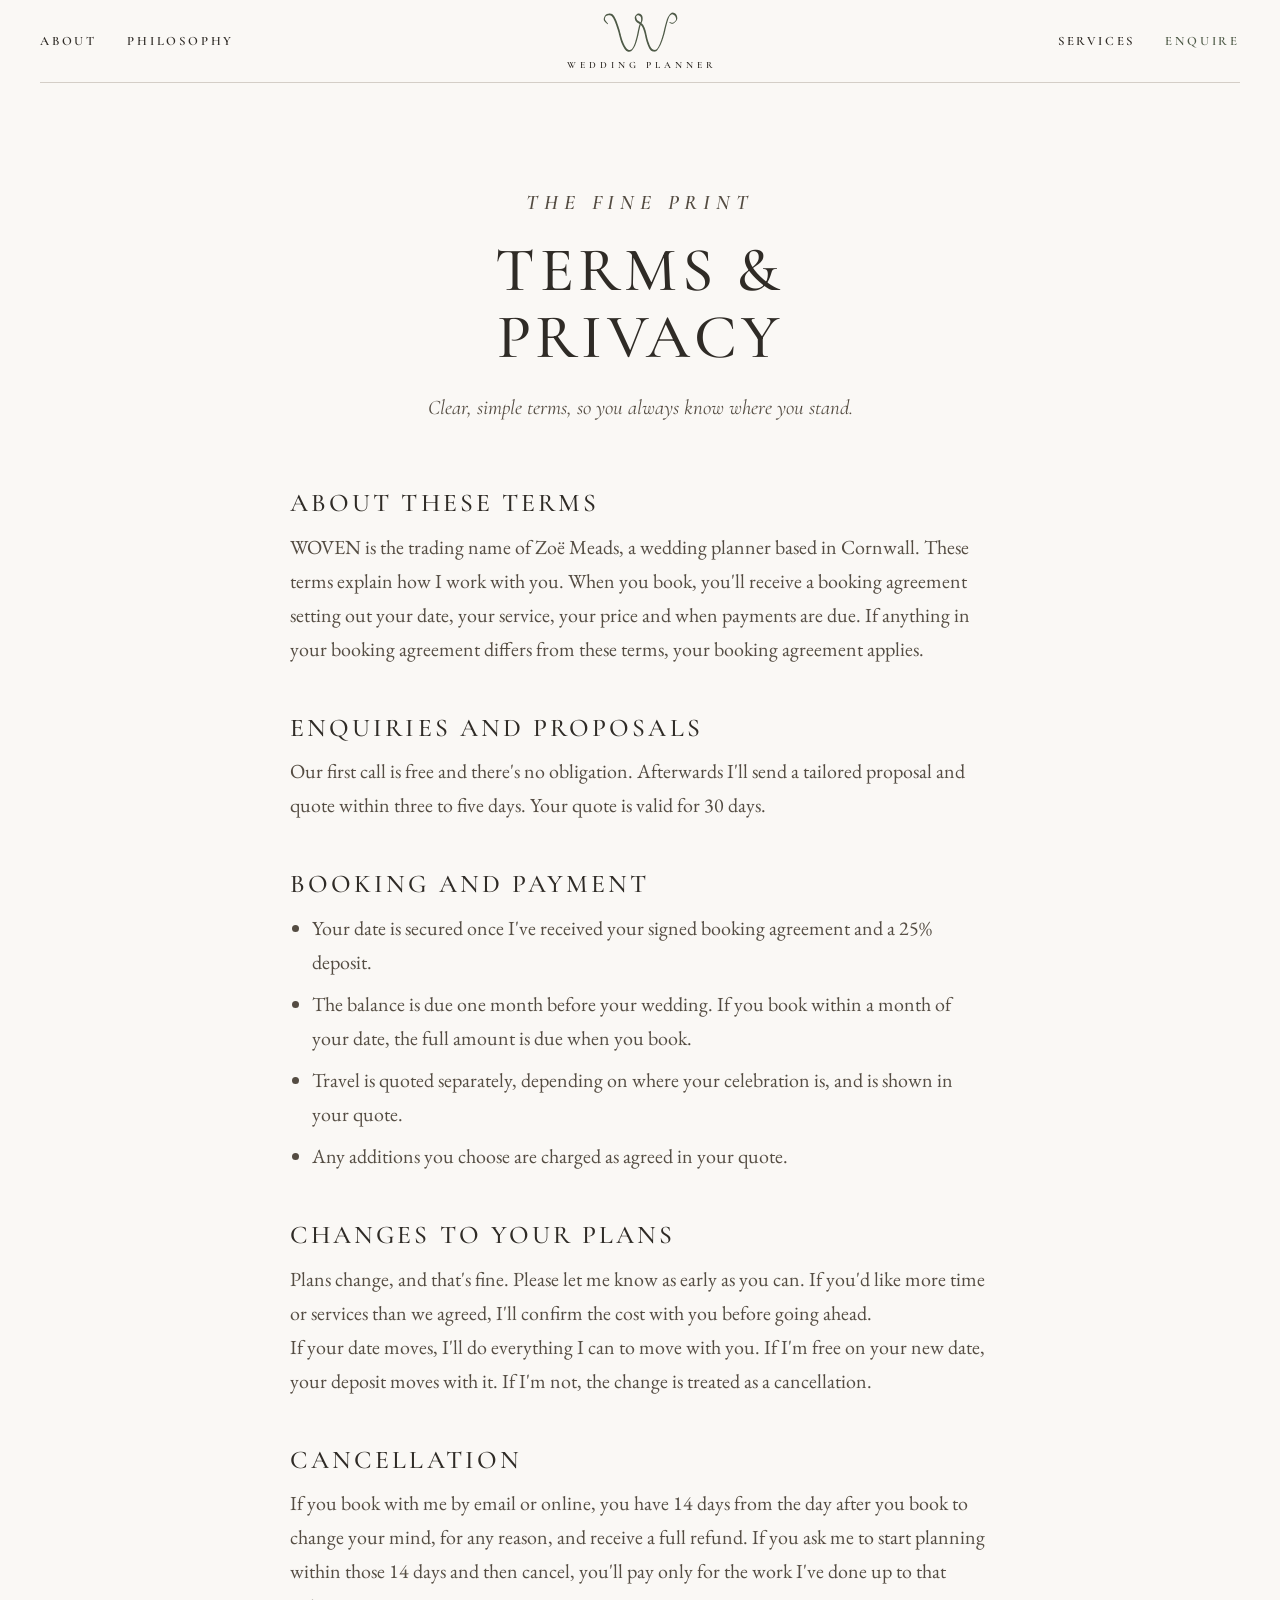
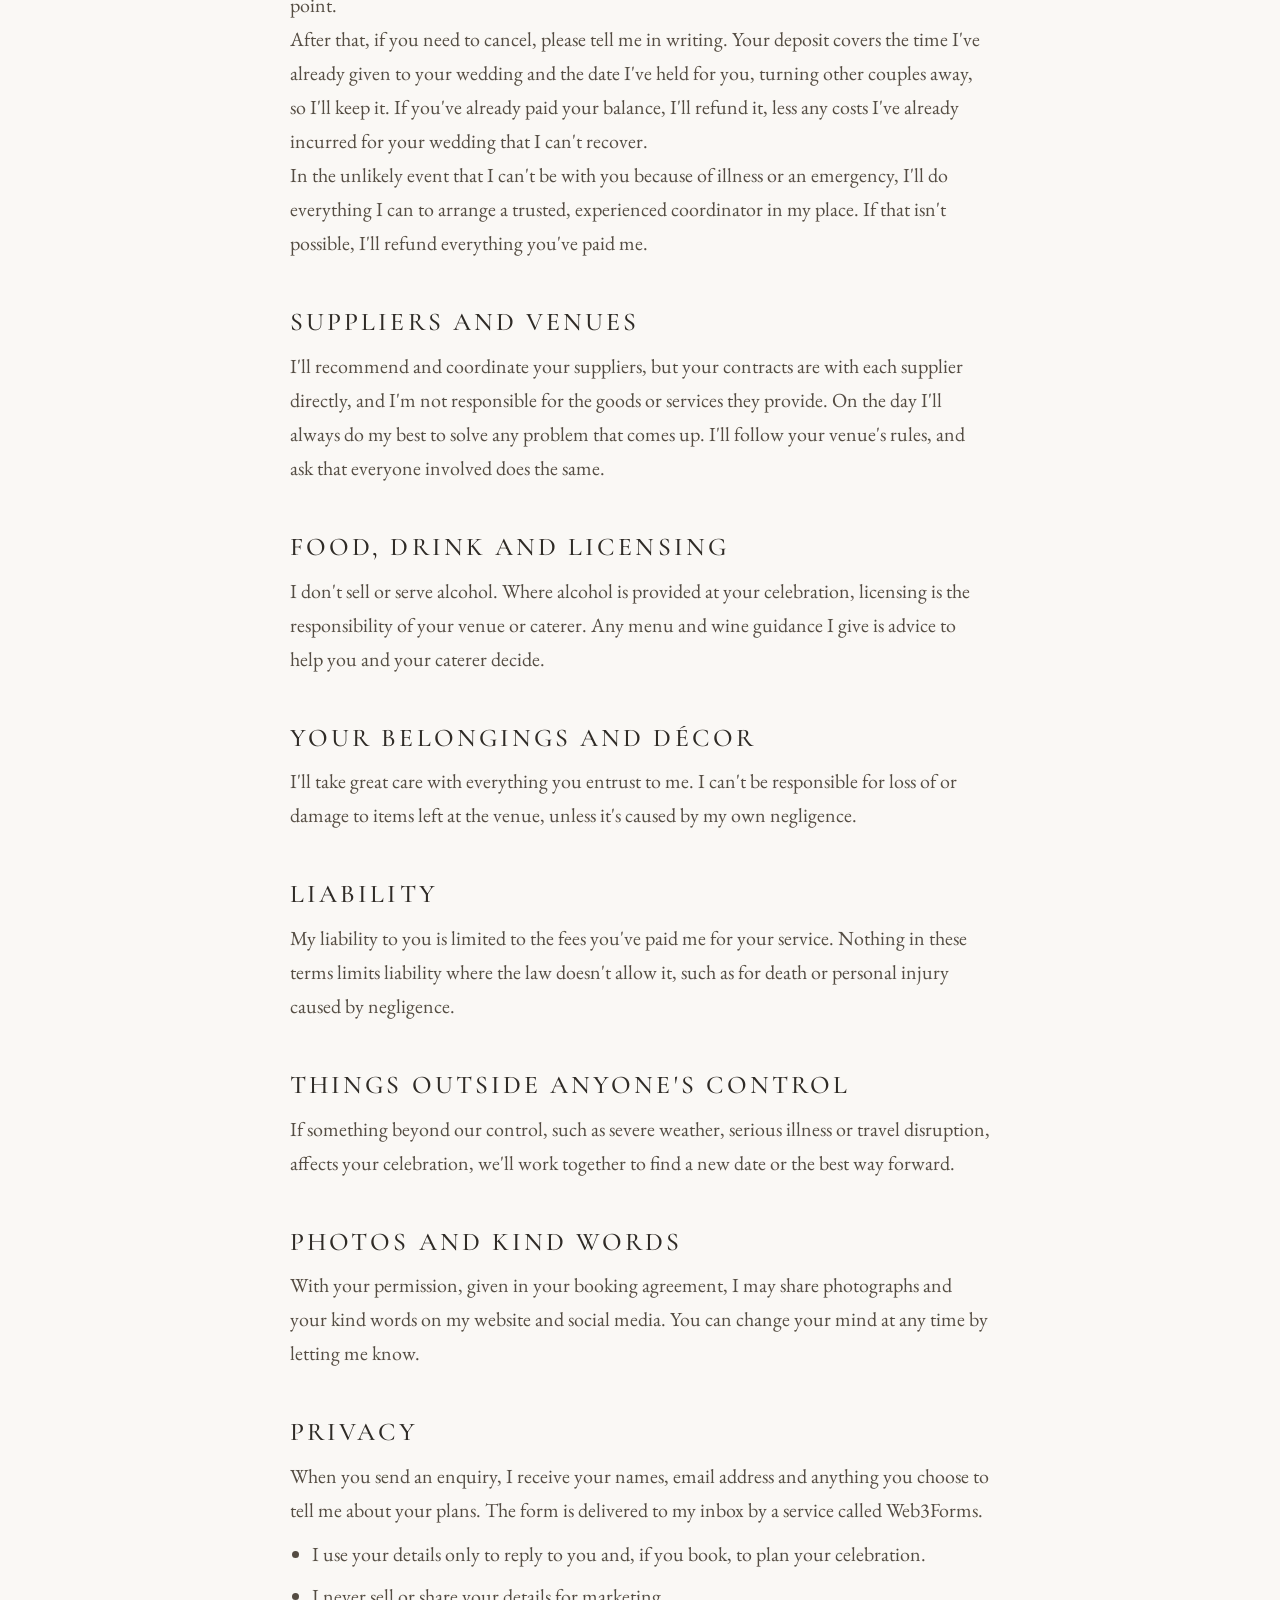
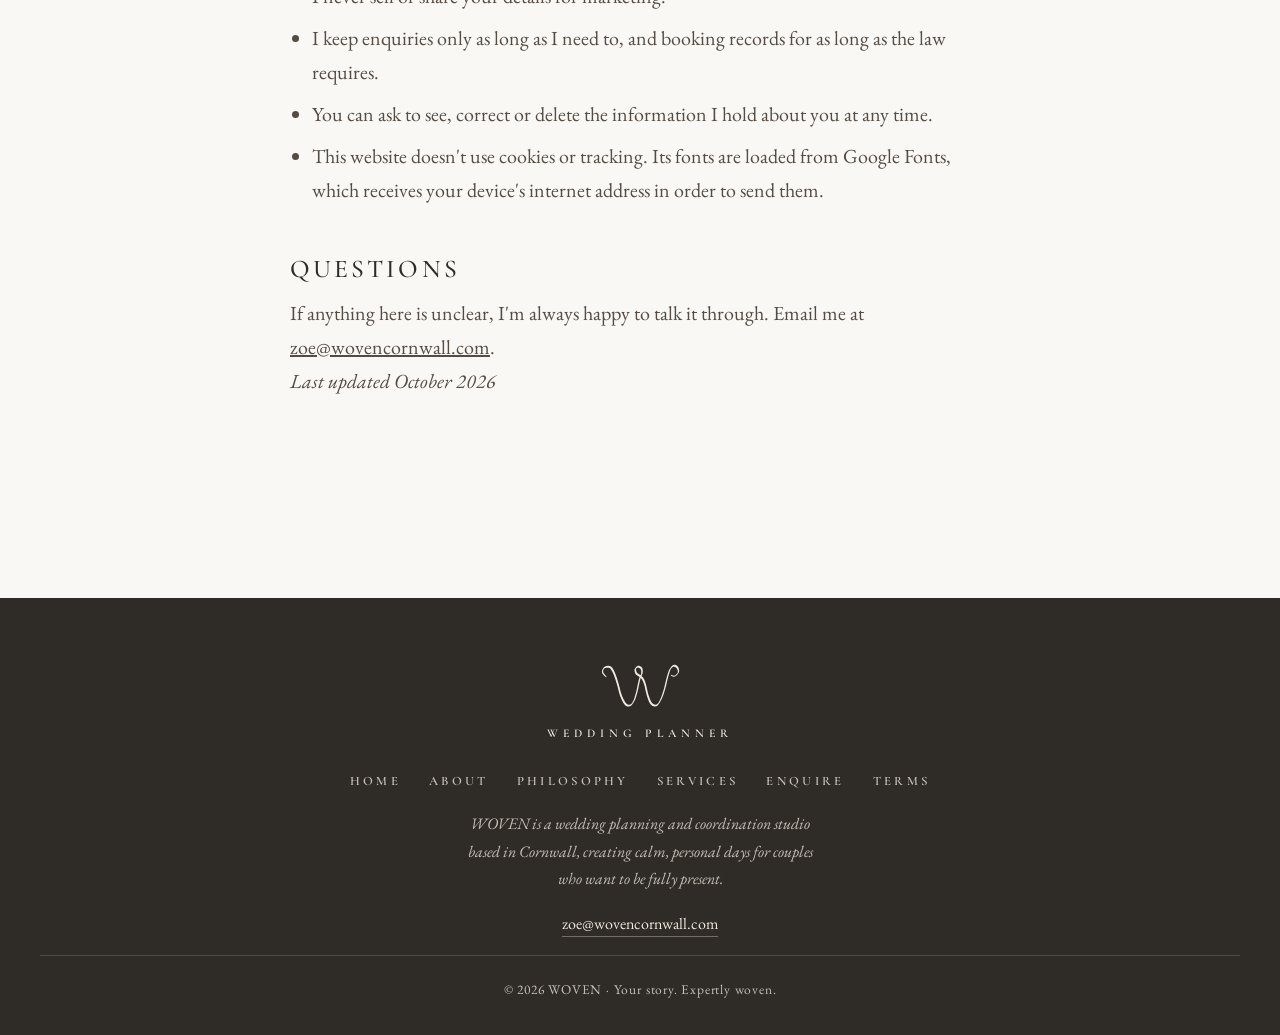
<file: terms.html>
<!doctype html>
<html lang="en-GB">
<head>
<meta charset="utf-8">
<meta name="viewport" content="width=device-width, initial-scale=1, viewport-fit=cover">
<title>Terms &amp; privacy · WOVEN wedding planner</title>
<meta name="description" content="Terms of booking and privacy notice for WOVEN, wedding planner in Cornwall.">
<link rel="canonical" href="https://wovencornwall.com/terms.html">
<meta name="theme-color" content="#FAF8F5">
<link rel="icon" type="image/png" href="favicon.png">
<link rel="apple-touch-icon" href="apple-touch-icon.png">
<meta property="og:type" content="website">
<meta property="og:site_name" content="WOVEN">
<meta property="og:title" content="Terms &amp; privacy · WOVEN">
<meta property="og:description" content="Terms of booking and privacy notice for WOVEN, wedding planner in Cornwall.">
<meta property="og:url" content="https://wovencornwall.com/terms.html">
<meta property="og:image" content="https://wovencornwall.com/img/garden-tree.jpg">
<meta property="og:locale" content="en_GB">
<meta name="twitter:card" content="summary_large_image">
<link rel="preconnect" href="https://fonts.googleapis.com">
<link rel="preconnect" href="https://fonts.gstatic.com" crossorigin>
<link rel="stylesheet" href="https://fonts.googleapis.com/css2?family=Cormorant+Garamond:ital,wght@0,400;0,500;0,600;1,400;1,500&family=EB+Garamond:ital,wght@0,400;0,500;1,400&display=swap">
<link rel="stylesheet" href="styles.css">
</head>
<body>
<div class="wrap">
  <header class="site-header">
    <button class="menu-btn" type="button" aria-expanded="false" aria-controls="mobile-nav">Menu</button>
    <nav class="nav-left" aria-label="Main"><a href="about.html">About</a><a href="philosophy.html">Philosophy</a></nav>
    <a class="brand" href="index.html" aria-label="WOVEN wedding planner, home"><img src="tex/w.svg" alt="" width="182" height="100"><span>Wedding Planner</span></a>
    <nav class="nav-right" aria-label="More"><a href="services.html">Services</a><a href="contact.html" class="cta">Enquire</a></nav>
  </header>
  <nav class="mobile-nav" id="mobile-nav" aria-label="Menu" hidden><a href="index.html">Home</a><a href="about.html">About</a><a href="philosophy.html">Philosophy</a><a href="services.html">Services</a><a href="contact.html">Enquire</a></nav>
</div>

<div class="wrap">
  <div class="page-hero">
    <p class="eyebrow">The fine print</p>
    <h1>Terms &amp; privacy</h1>
    <p>Clear, simple terms, so you always know where you stand.</p>
  </div>
</div>

<section style="padding-top:0">
  <div class="wrap narrow terms">
    <section>
      <h2>About these terms</h2>
      <p>WOVEN is the trading name of Zoë Meads, a wedding planner based in Cornwall. These terms explain how I work with you. When you book, you'll receive a booking agreement setting out your date, your service, your price and when payments are due. If anything in your booking agreement differs from these terms, your booking agreement applies.</p>
    </section>
    <section>
      <h2>Enquiries and proposals</h2>
      <p>Our first call is free and there's no obligation. Afterwards I'll send a tailored proposal and quote within three to five days. Your quote is valid for 30 days.</p>
    </section>
    <section>
      <h2>Booking and payment</h2>
      <ul>
        <li>Your date is secured once I've received your signed booking agreement and a 25% deposit.</li>
        <li>The balance is due one month before your wedding. If you book within a month of your date, the full amount is due when you book.</li>
        <li>Travel is quoted separately, depending on where your celebration is, and is shown in your quote.</li>
        <li>Any additions you choose are charged as agreed in your quote.</li>
      </ul>
    </section>
    <section>
      <h2>Changes to your plans</h2>
      <p>Plans change, and that's fine. Please let me know as early as you can. If you'd like more time or services than we agreed, I'll confirm the cost with you before going ahead.</p>
      <p>If your date moves, I'll do everything I can to move with you. If I'm free on your new date, your deposit moves with it. If I'm not, the change is treated as a cancellation.</p>
    </section>
    <section>
      <h2>Cancellation</h2>
      <p>If you book with me by email or online, you have 14 days from the day after you book to change your mind, for any reason, and receive a full refund. If you ask me to start planning within those 14 days and then cancel, you'll pay only for the work I've done up to that point.</p>
      <p>After that, if you need to cancel, please tell me in writing. Your deposit covers the time I've already given to your wedding and the date I've held for you, turning other couples away, so I'll keep it. If you've already paid your balance, I'll refund it, less any costs I've already incurred for your wedding that I can't recover.</p>
      <p>In the unlikely event that I can't be with you because of illness or an emergency, I'll do everything I can to arrange a trusted, experienced coordinator in my place. If that isn't possible, I'll refund everything you've paid me.</p>
    </section>
    <section>
      <h2>Suppliers and venues</h2>
      <p>I'll recommend and coordinate your suppliers, but your contracts are with each supplier directly, and I'm not responsible for the goods or services they provide. On the day I'll always do my best to solve any problem that comes up. I'll follow your venue's rules, and ask that everyone involved does the same.</p>
    </section>
    <section>
      <h2>Food, drink and licensing</h2>
      <p>I don't sell or serve alcohol. Where alcohol is provided at your celebration, licensing is the responsibility of your venue or caterer. Any menu and wine guidance I give is advice to help you and your caterer decide.</p>
    </section>
    <section>
      <h2>Your belongings and décor</h2>
      <p>I'll take great care with everything you entrust to me. I can't be responsible for loss of or damage to items left at the venue, unless it's caused by my own negligence.</p>
    </section>
    <section>
      <h2>Liability</h2>
      <p>My liability to you is limited to the fees you've paid me for your service. Nothing in these terms limits liability where the law doesn't allow it, such as for death or personal injury caused by negligence.</p>
    </section>
    <section>
      <h2>Things outside anyone's control</h2>
      <p>If something beyond our control, such as severe weather, serious illness or travel disruption, affects your celebration, we'll work together to find a new date or the best way forward.</p>
    </section>
    <section>
      <h2>Photos and kind words</h2>
      <p>With your permission, given in your booking agreement, I may share photographs and your kind words on my website and social media. You can change your mind at any time by letting me know.</p>
    </section>
    <section id="privacy">
      <h2>Privacy</h2>
      <p>When you send an enquiry, I receive your names, email address and anything you choose to tell me about your plans. The form is delivered to my inbox by a service called Web3Forms.</p>
      <ul>
        <li>I use your details only to reply to you and, if you book, to plan your celebration.</li>
        <li>I never sell or share your details for marketing.</li>
        <li>I keep enquiries only as long as I need to, and booking records for as long as the law requires.</li>
        <li>You can ask to see, correct or delete the information I hold about you at any time.</li>
        <li>This website doesn't use cookies or tracking. Its fonts are loaded from Google Fonts, which receives your device's internet address in order to send them.</li>
      </ul>
    </section>
    <section>
      <h2>Questions</h2>
      <p>If anything here is unclear, I'm always happy to talk it through. Email me at <a href="mailto:zoe@wovencornwall.com">zoe@wovencornwall.com</a>.</p>
      <p class="updated">Last updated October 2026</p>
    </section>
  </div>
</section>

<div class="site-footer">
  <div class="wrap">
    <footer>
      <span class="mark"><img src="tex/w-light.svg" alt="" width="182" height="100"></span>
      <p class="tag">Wedding Planner</p>
      <nav class="foot-nav" aria-label="Footer"><a href="index.html">Home</a><a href="about.html">About</a><a href="philosophy.html">Philosophy</a><a href="services.html">Services</a><a href="contact.html">Enquire</a><a href="terms.html">Terms</a></nav>
      <p class="about">WOVEN is a wedding planning and coordination studio based in Cornwall, creating calm, personal days for couples who want to be fully present.</p>
      <a href="mailto:zoe@wovencornwall.com">zoe@wovencornwall.com</a>
      <p class="legal">© <span id="yr">2026</span> WOVEN · Your story. Expertly woven.</p>
    </footer>
  </div>
</div>

<script src="site.js"></script>
</body>
</html>
</file>
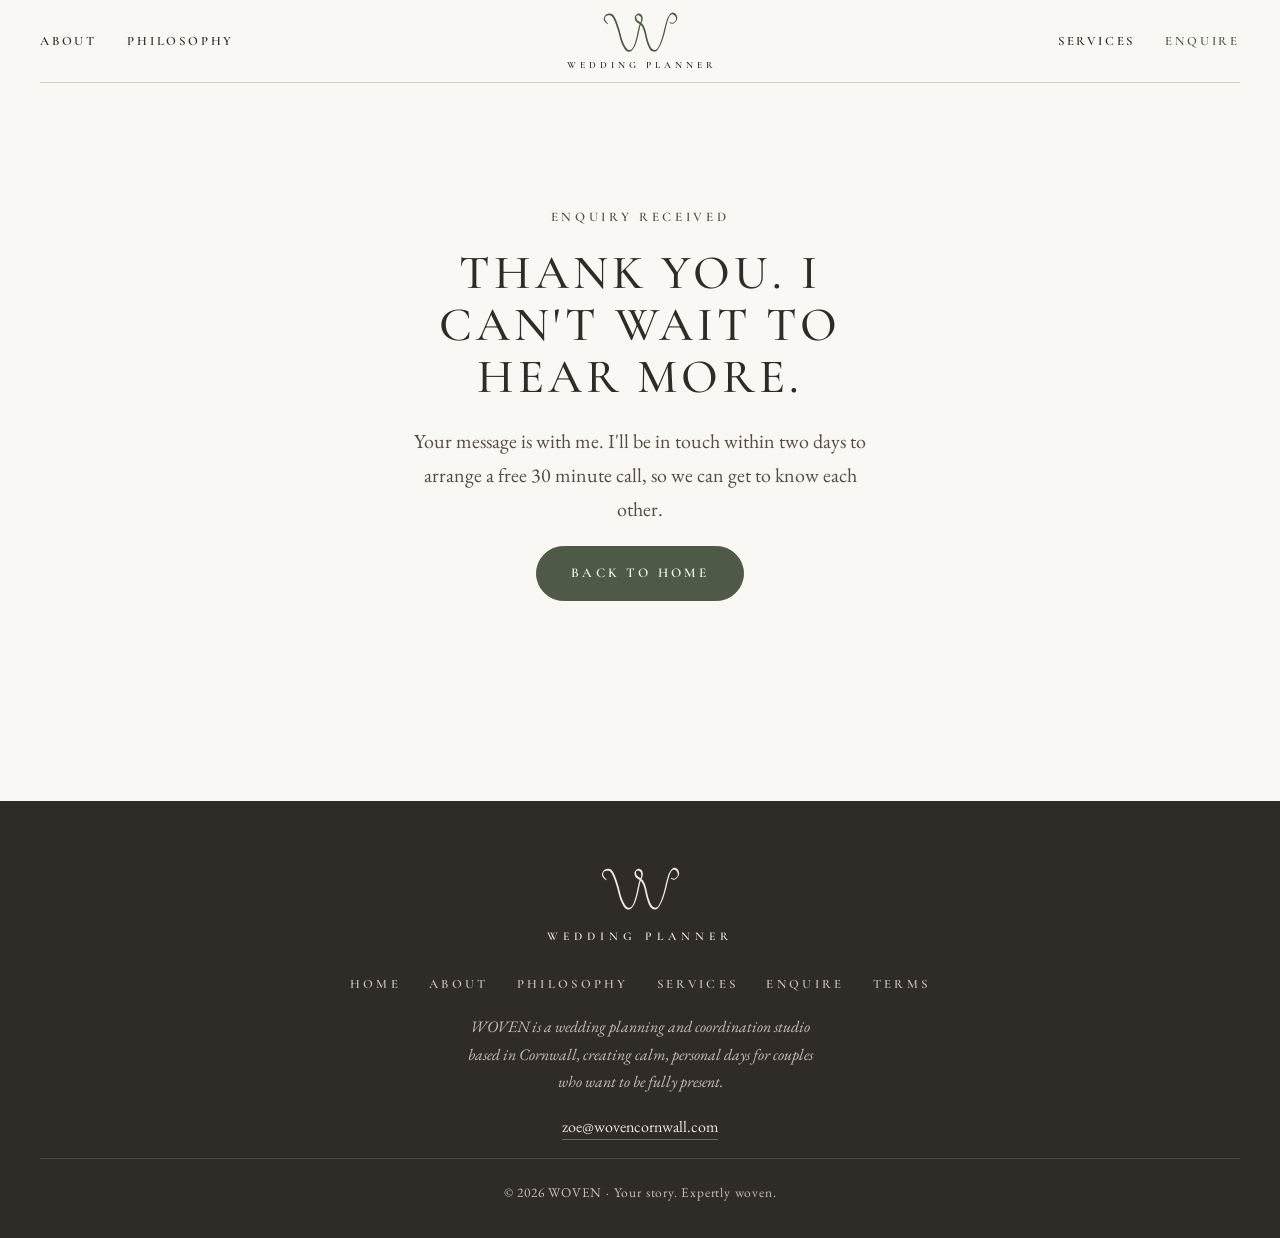
<file: thanks.html>
<!doctype html>
<html lang="en-GB">
<head>
<meta charset="utf-8">
<meta name="viewport" content="width=device-width, initial-scale=1, viewport-fit=cover">
<title>Thank you · WOVEN wedding planner</title>
<meta name="description" content="Thank you for your enquiry.">
<link rel="canonical" href="https://wovencornwall.com/thanks.html">
<meta name="robots" content="noindex">
<meta name="theme-color" content="#FAF8F5">
<link rel="icon" type="image/png" href="favicon.png">
<link rel="apple-touch-icon" href="apple-touch-icon.png">
<meta property="og:type" content="website">
<meta property="og:site_name" content="WOVEN">
<meta property="og:title" content="Thank you · WOVEN">
<meta property="og:description" content="Thank you for your enquiry.">
<meta property="og:url" content="https://wovencornwall.com/thanks.html">
<meta property="og:image" content="https://wovencornwall.com/img/garden-tree.jpg">
<meta property="og:locale" content="en_GB">
<meta name="twitter:card" content="summary_large_image">
<link rel="preconnect" href="https://fonts.googleapis.com">
<link rel="preconnect" href="https://fonts.gstatic.com" crossorigin>
<link rel="stylesheet" href="https://fonts.googleapis.com/css2?family=Cormorant+Garamond:ital,wght@0,400;0,500;0,600;1,400;1,500&family=EB+Garamond:ital,wght@0,400;0,500;1,400&display=swap">
<link rel="stylesheet" href="styles.css">
</head>
<body>
<div class="wrap">
  <header class="site-header">
    <button class="menu-btn" type="button" aria-expanded="false" aria-controls="mobile-nav">Menu</button>
    <nav class="nav-left" aria-label="Main"><a href="about.html">About</a><a href="philosophy.html">Philosophy</a></nav>
    <a class="brand" href="index.html" aria-label="WOVEN wedding planner, home"><img src="tex/w.svg" alt="" width="182" height="100"><span>Wedding Planner</span></a>
    <nav class="nav-right" aria-label="More"><a href="services.html">Services</a><a href="contact.html" class="cta">Enquire</a></nav>
  </header>
  <nav class="mobile-nav" id="mobile-nav" aria-label="Menu" hidden><a href="index.html">Home</a><a href="about.html">About</a><a href="philosophy.html">Philosophy</a><a href="services.html">Services</a><a href="contact.html">Enquire</a></nav>
</div>

<section>
  <div class="wrap cta-block">
    <p class="engraved">Enquiry received</p>
    <h1 style="font-size:clamp(2rem,4vw,3rem)">Thank you. I can't wait to hear more.</h1>
    <p class="muted" style="max-width:46ch">Your message is with me. I'll be in touch within two days to arrange a free 30 minute call, so we can get to know each other.</p>
    <a class="btn solid" href="index.html">Back to home</a>
  </div>
</section>

<div class="site-footer">
  <div class="wrap">
    <footer>
      <span class="mark"><img src="tex/w-light.svg" alt="" width="182" height="100"></span>
      <p class="tag">Wedding Planner</p>
      <nav class="foot-nav" aria-label="Footer"><a href="index.html">Home</a><a href="about.html">About</a><a href="philosophy.html">Philosophy</a><a href="services.html">Services</a><a href="contact.html">Enquire</a><a href="terms.html">Terms</a></nav>
      <p class="about">WOVEN is a wedding planning and coordination studio based in Cornwall, creating calm, personal days for couples who want to be fully present.</p>
      <a href="mailto:zoe@wovencornwall.com">zoe@wovencornwall.com</a>
      <p class="legal">© <span id="yr">2026</span> WOVEN · Your story. Expertly woven.</p>
    </footer>
  </div>
</div>

<script src="site.js"></script>
</body>
</html>
</file>
<file: styles.css>
/* WOVEN — wedding planner, Cornwall.
   Layout: a calm, photograph-led boutique site. The home page opens edge to edge on a photograph; sections alternate
   between warm cream and soft off-white; capital Cormorant headings with an italic line beneath;
   photographs whole with rounded corners; deep sage only as a small accent; a dark ink footer.
   The logo is a simple serif W whose fine stroke passes over the heavy one, like a thread. */
:root{
  --cream:#FAF8F5;        /* brand cream, the page */
  --off:#F3EEE7;          /* brand off-white, alternate bands */
  --grey:#D4CEC7;         /* brand warm grey, hairlines */
  --ink:#2F2B26;          /* deep earthy ink */
  --ink-soft:#544C42;
  --sage:#4E5A47;         /* the accent: buttons, links, prices, small labels */
  --on-dark:#EFE9E0;
  --radius:20px;
  --display:"Cormorant Garamond","Cormorant","Garamond","Times New Roman",serif;
  --body:"EB Garamond","Garamond","Georgia",serif;
  --gutter:max(20px,env(safe-area-inset-left,0px));
  --gutter-r:max(20px,env(safe-area-inset-right,0px));
  color-scheme:light;
}
/* One deliberate light look in both themes. */

*{box-sizing:border-box}
html{scroll-behavior:smooth;-webkit-text-size-adjust:100%}
@media (prefers-reduced-motion: reduce){html{scroll-behavior:auto}*,*::before,*::after{transition-duration:.01s!important}}
body{margin:0;background:var(--cream);color:var(--ink);font-family:var(--body);font-size:20px;line-height:1.7;
  padding-left:var(--gutter);padding-right:var(--gutter-r);overflow-x:hidden;text-rendering:optimizeLegibility;-webkit-font-smoothing:antialiased}
.wrap{max-width:1200px;margin-inline:auto}
.narrow{max-width:700px;margin-inline:auto}
img{display:block;max-width:100%;height:auto}
a{color:inherit}
:focus-visible{outline:1px solid var(--sage);outline-offset:4px;border-radius:4px}
p{margin:0}

/* ---------- photographs: whole, rounded ---------- */
.print{margin:0}
.print img,figure img,article img,.pair img,.contact-copy img,.page-hero + img,.page-photo img{border-radius:var(--radius)}

/* ---------- type: all serif ---------- */
h1,h2,h3{font-family:var(--display);font-weight:500;margin:0;text-wrap:balance;color:var(--ink);text-transform:uppercase;letter-spacing:.08em}
h1{font-size:clamp(2.2rem,5vw,3.9rem);line-height:1.08}
h2{font-size:clamp(1.9rem,3.9vw,2.9rem);line-height:1.12}
h3{font-size:1.12rem;line-height:1.35;letter-spacing:.16em;font-weight:600}
.sub{font-family:var(--display);font-style:italic;font-weight:400;text-transform:none;letter-spacing:.01em;font-size:clamp(1.25rem,2.2vw,1.5rem);color:var(--ink-soft)}
.eyebrow,.engraved{font-family:var(--display);font-size:.82rem;font-weight:600;letter-spacing:.28em;text-transform:uppercase;color:var(--sage);margin:0;line-height:1.6}
.lede{font-size:1.2rem;color:var(--ink-soft);max-width:42ch}
.muted{color:var(--ink-soft)}
.price{font-family:var(--display);font-style:italic;font-size:1.15rem;color:var(--sage)}

/* ---------- masthead: one thin line, the W in the middle ---------- */
.site-header{display:grid;grid-template-columns:1fr auto 1fr;align-items:center;gap:0 32px;padding-block:10px 9px;border-bottom:1px solid var(--grey)}
.brand{display:grid;justify-items:center;gap:3px;text-decoration:none;color:var(--sage)}
.brand svg{width:44px;height:auto;display:block;--knock:var(--cream)}
.brand span{font-family:var(--display);font-size:.6rem;font-weight:600;letter-spacing:.42em;text-transform:uppercase;color:var(--ink);padding-left:.42em;white-space:nowrap}
.site-header nav{display:flex;gap:6px 30px;flex-wrap:nowrap;align-items:center}
.nav-right{justify-content:flex-end}
.site-header nav a{font-family:var(--display);font-size:.8rem;font-weight:600;letter-spacing:.22em;text-transform:uppercase;text-decoration:none;color:var(--ink);padding-block:6px;transition:color .3s;white-space:nowrap}
.site-header nav a:hover{color:var(--sage)}
.site-header nav a[aria-current="page"]{box-shadow:inset 0 -1px 0 var(--sage)}
.site-header nav a.cta{color:var(--sage)}
.menu-btn{display:none;justify-self:start;font-family:var(--display);font-size:.8rem;font-weight:600;letter-spacing:.22em;text-transform:uppercase;color:var(--ink);background:none;border:0;padding:8px 0;cursor:pointer}
.mobile-nav{display:grid;justify-items:center;gap:6px;padding:14px 0 18px;border-bottom:1px solid var(--grey)}
.mobile-nav[hidden]{display:none}
.mobile-nav a{font-family:var(--display);font-size:.9rem;font-weight:600;letter-spacing:.24em;text-transform:uppercase;text-decoration:none;color:var(--ink);padding:8px}
@media (max-width:900px){.site-header nav{gap:6px 18px}.site-header nav a{font-size:.72rem;letter-spacing:.16em}}
@media (max-width:720px){
  .site-header{grid-template-columns:1fr auto 1fr;gap:0 12px}
  .nav-left{display:none!important}
  .menu-btn{display:block;grid-column:1;grid-row:1}
  .brand{grid-column:2;grid-row:1}
  .nav-right{grid-column:3;grid-row:1}
  .nav-right a:not(.cta){display:none}
  .brand svg{width:38px}
}

/* ---------- buttons: rounded ---------- */
.btn{display:inline-block;font-family:var(--display);font-size:.84rem;font-weight:600;letter-spacing:.24em;text-transform:uppercase;text-decoration:none;
  padding:15px 34px;border:1px solid var(--sage);border-radius:999px;color:var(--sage);background:transparent;cursor:pointer;transition:background-color .35s,color .35s,border-color .35s}
.btn:hover{background:var(--sage);color:var(--cream)}
.btn.solid{background:var(--sage);color:var(--cream)}
.btn.solid:hover{background:var(--ink);border-color:var(--ink)}
.btn.light{border-color:rgba(250,248,245,.85);color:var(--cream)}
.btn.light:hover{background:var(--cream);color:var(--ink);border-color:var(--cream)}
.textlink{font-family:var(--display);font-style:italic;font-size:1.2rem;text-decoration:none;color:var(--sage);padding-bottom:2px;box-shadow:inset 0 -1px 0 rgba(78,90,71,.4);transition:box-shadow .3s;justify-self:start}
.textlink:hover{box-shadow:inset 0 -1px 0 var(--sage)}

/* ---------- sections ---------- */
section{padding-block:clamp(72px,10vw,124px);position:relative}
.band{background:var(--off);margin-left:calc(-1 * var(--gutter));margin-right:calc(-1 * var(--gutter-r));padding-left:var(--gutter);padding-right:var(--gutter-r)}
.center{text-align:center;justify-items:center}

/* ======================================================================
   Home
   ====================================================================== */
/* the photograph you arrive to, edge to edge, words laid over a soft shade */
.hero{padding:0;margin-left:calc(-1 * var(--gutter));margin-right:calc(-1 * var(--gutter-r))}
.hero-frame{position:relative;height:calc(100svh - 64px);min-height:520px;max-height:1000px;overflow:hidden;background:#2a2a22}
.hero-frame img{width:100%;height:100%;object-fit:cover;object-position:50% 62%;border-radius:0}
.hero-frame::after{content:"";position:absolute;inset:0;pointer-events:none;
  background:radial-gradient(70% 60% at 50% 70%,rgba(20,18,14,.55) 0%,rgba(20,18,14,.2) 70%,rgba(20,18,14,0) 100%),linear-gradient(180deg,rgba(20,18,14,.12) 0%,rgba(20,18,14,.22) 50%,rgba(20,18,14,.6) 100%)}
.hero-words{position:absolute;left:0;right:0;bottom:0;z-index:1;display:grid;justify-items:center;text-align:center;gap:18px;padding:0 max(24px,var(--gutter)) clamp(56px,10vh,120px)}
.hero-words .eyebrow{color:#F3EEE6;letter-spacing:.36em;text-shadow:0 1px 12px rgba(0,0,0,.45)}
.hero-words h1{color:#FFFDF8;font-weight:500;font-size:clamp(2.4rem,5.6vw,4.6rem);letter-spacing:.06em;text-shadow:0 2px 28px rgba(0,0,0,.45)}
.hero-words .sub{color:#FBF7F0;max-width:34ch;font-size:clamp(1.25rem,2.2vw,1.6rem);text-shadow:0 1px 14px rgba(0,0,0,.5)}
.hero-words .btn{margin-top:8px}
@media (max-width:700px){
  .hero-frame{height:calc(88svh - 58px);min-height:460px}
  .hero-words{gap:12px;padding-bottom:40px}
  .hero-words h1{font-size:2.15rem}
  .hero-words .sub{font-size:1.15rem}
}

/* what WOVEN is: a centred statement beneath the W */
.intro{display:grid;justify-items:center;text-align:center;gap:22px;max-width:820px;margin-inline:auto}
.intro .mark{width:64px;color:var(--sage);--knock:var(--cream)}
.intro h2{max-width:22ch}
.intro p{color:var(--ink-soft);max-width:60ch}
.values-line{display:flex;flex-wrap:wrap;justify-content:center;gap:6px 26px;margin-top:6px}
.values-line span{font-family:var(--display);font-size:.82rem;font-weight:600;letter-spacing:.28em;text-transform:uppercase;color:var(--sage)}

/* meet Zoë */
.founder{display:grid;grid-template-columns:minmax(0,6fr) minmax(0,5fr);gap:clamp(40px,7vw,100px);align-items:center}
.founder .print{max-width:460px;justify-self:start;width:100%;order:2}
.founder-copy{display:grid;gap:20px;min-width:0;max-width:560px;justify-self:end}
.founder-copy p{color:var(--ink-soft)}
.founder-copy .btn{justify-self:start;margin-top:10px}
@media (max-width:900px){.founder{grid-template-columns:1fr}.founder .print{order:0;justify-self:center}.founder-copy{justify-self:start}}

/* services */
.services-head{display:grid;justify-items:center;text-align:center;gap:12px;margin-bottom:clamp(40px,6vw,68px)}
.services-head h2{font-size:clamp(2.3rem,5vw,3.7rem);letter-spacing:.1em}
.offerings{display:flex;flex-wrap:wrap;justify-content:center;gap:clamp(36px,4vw,56px) clamp(22px,3vw,40px)}
.offering{flex:0 1 calc((100% - 2 * clamp(22px,3vw,40px)) / 3);display:grid;gap:8px;justify-items:center;text-align:center;text-decoration:none;min-width:0}
.offering .print{width:100%;margin-bottom:12px;transition:transform .5s}
.offering:hover .print{transform:translateY(-4px)}
.services-foot{display:grid;justify-items:center;text-align:center;gap:18px;margin-top:clamp(44px,6vw,70px)}
.services-foot .sub{max-width:34ch}
@media (max-width:900px){.offering{flex-basis:calc((100% - clamp(22px,3vw,40px)) / 2)}}
@media (max-width:560px){.offering{flex-basis:100%}}

/* a photograph with a line of philosophy across it */
.quote-photo{position:relative;max-width:1320px;margin-inline:auto;border-radius:24px;overflow:hidden}
.quote-photo img{width:100%;border-radius:0}
.quote-photo::after{content:"";position:absolute;inset:0;background:rgba(25,22,18,.42);pointer-events:none}
.quote-photo blockquote{position:absolute;inset:0;z-index:1;margin:0;display:grid;place-content:center;justify-items:center;text-align:center;gap:16px;padding:24px}
.quote-photo blockquote p:not(.eyebrow){font-family:var(--display);font-style:italic;font-weight:400;font-size:clamp(1.5rem,4.2vw,3.2rem);line-height:1.2;color:var(--cream);max-width:20ch}
.quote-photo blockquote .eyebrow{color:rgba(250,248,245,.86)}

/* a strip of moments */
.strip{display:grid;grid-template-columns:repeat(4,minmax(0,1fr));gap:clamp(12px,1.8vw,22px);align-items:start}
@media (max-width:760px){.strip{grid-template-columns:1fr 1fr}}
@media (max-width:600px){.quote-photo blockquote .btn{display:none}.quote-photo blockquote{gap:8px}}

/* questions */
.faq-block{display:grid;justify-items:center;gap:clamp(30px,4vw,46px)}
.faq-block > .center{display:grid;gap:10px}
.faq{border-top:1px solid var(--grey);width:100%;max-width:820px}
.faq details{border-bottom:1px solid var(--grey)}
.faq summary{list-style:none;cursor:pointer;display:grid;grid-template-columns:1fr auto;gap:20px;align-items:center;padding-block:22px;font-family:var(--display);font-weight:500;font-size:1.35rem}
.faq summary::-webkit-details-marker{display:none}
.faq details p{color:var(--ink-soft);padding-bottom:24px;max-width:64ch}
.plus{width:14px;height:14px;position:relative}
.plus::before,.plus::after{content:"";position:absolute;inset:50% 0 auto;height:1px;background:var(--sage);transition:transform .35s}
.plus::after{transform:rotate(90deg)}
details[open] .plus::after{transform:rotate(0)}
.faq-foot{display:grid;justify-items:center;gap:14px;text-align:center}
.faq-foot .muted{font-style:italic}
.faq-foot a[href^="mailto"]{color:var(--sage)}

/* closing invitation, with a photograph beside it */
.closing{display:grid;grid-template-columns:minmax(0,1fr) minmax(0,1fr);gap:clamp(36px,6vw,90px);align-items:center}
.closing .cta-block{justify-items:start;text-align:left}
@media (max-width:860px){.closing{grid-template-columns:1fr}.closing .cta-block{justify-items:center;text-align:center}}
.cta-block{display:grid;gap:20px;justify-items:center;text-align:center}
.cta-block h2,.cta-block h1{max-width:20ch}
.cta-block p{color:var(--ink-soft);max-width:46ch}

/* ---------- footer: dark ink, the woven W ---------- */
.site-footer{background:var(--ink);color:var(--on-dark);margin-left:calc(-1 * var(--gutter));margin-right:calc(-1 * var(--gutter-r));
  padding:64px var(--gutter-r) env(safe-area-inset-bottom,0px) var(--gutter);margin-top:clamp(40px,6vw,80px)}
footer{display:grid;justify-items:center;text-align:center;gap:18px;padding-bottom:34px}
footer .mark{width:56px;color:var(--on-dark);--knock:var(--ink)}
footer .tag{font-family:var(--display);font-size:.74rem;font-weight:600;letter-spacing:.42em;text-transform:uppercase;color:var(--on-dark);margin-top:-4px}
footer .foot-nav{display:flex;flex-wrap:wrap;justify-content:center;gap:6px 28px;margin-top:10px}
footer .foot-nav a{font-family:var(--display);font-size:.8rem;font-weight:600;letter-spacing:.26em;text-transform:uppercase;text-decoration:none;color:rgba(239,233,224,.8)}
footer .foot-nav a:hover{color:#fff}
footer p,footer a{font-size:1rem;color:rgba(239,233,224,.78)}
footer .about{font-style:italic;max-width:46ch}
footer a[href^="mailto"]{text-decoration:none;color:var(--on-dark);box-shadow:inset 0 -1px 0 rgba(239,233,224,.35);overflow-wrap:anywhere}
.legal{padding-top:22px;border-top:1px solid rgba(239,233,224,.16);font-size:.84rem!important;letter-spacing:.06em;width:100%;max-width:1200px}

/* inner pages open on a wide photograph */
.page-photo{max-width:1320px;margin:0 auto clamp(20px,3vw,40px)}
.page-photo img{width:100%}

/* ======================================================================
   Inner pages
   ====================================================================== */
.page-hero{display:grid;gap:18px;justify-items:center;text-align:center;padding-block:clamp(60px,8vw,110px) clamp(36px,5vw,64px)}
.page-hero h1{max-width:18ch;letter-spacing:.07em}
.page-hero p{font-family:var(--display);font-style:italic;color:var(--ink-soft);font-size:clamp(1.1rem,2vw,1.3rem);max-width:52ch}
.page-hero + img{margin-bottom:clamp(40px,6vw,80px)}
.section-head{display:grid;gap:14px;margin-bottom:clamp(34px,5vw,56px)}
.split{display:grid;grid-template-columns:minmax(0,1fr) minmax(0,1.1fr);gap:clamp(36px,7vw,104px);align-items:center}
.split.top{align-items:start}
.split.flip{grid-template-columns:minmax(0,1.1fr) minmax(0,1fr)}
.split > div{display:grid;gap:20px;min-width:0}
.split p{color:var(--ink-soft)}
.split figure{margin:0}
.portrait{max-width:min(460px,100%);width:100%}
.pair{display:grid;grid-template-columns:1fr 1fr;gap:20px;align-items:start}
.pair > :last-child{margin-top:64px}
.sign{font-family:var(--display);font-style:italic;font-size:1.5rem;color:var(--sage)}
.closer{font-family:var(--display);font-style:italic;font-size:1.22rem;color:var(--sage)}

/* services page */
.offers{border-top:1px solid var(--grey)}
details.offer{border-bottom:1px solid var(--grey)}
details.offer summary{list-style:none;cursor:pointer;display:grid;grid-template-columns:1fr auto auto;gap:24px;align-items:baseline;padding-block:28px}
details.offer summary::-webkit-details-marker{display:none}
.offer-name{font-family:var(--display);font-weight:600;text-transform:uppercase;letter-spacing:.14em;font-size:clamp(1.1rem,2.1vw,1.45rem);min-width:0}
.offer-price{font-family:var(--display);font-style:italic;font-size:1.2rem;color:var(--sage);white-space:nowrap}
.offer-body{display:grid;grid-template-columns:1.1fr 1fr;gap:clamp(24px,5vw,72px);padding-bottom:42px}
.offer-body > div{display:grid;gap:16px;align-content:start;min-width:0}
.who{font-family:var(--display);font-style:italic;font-size:1.12rem}
.offer-body p{color:var(--ink-soft)}
.incl h4{font-family:var(--display);font-size:.78rem;letter-spacing:.3em;text-transform:uppercase;font-weight:600;margin:0 0 10px;color:var(--sage)}
.incl ul{list-style:none;margin:0;padding:0;display:grid}
.incl li{padding-block:10px;border-bottom:1px solid var(--grey)}
.incl li:first-child{border-top:1px solid var(--grey)}
.incl li b{font-weight:500}
.note{font-size:.92rem;font-style:italic;color:var(--ink-soft)}
.fine{margin-top:26px;font-size:.98rem;font-style:italic;color:var(--ink-soft)}
.alacarte{margin-top:40px;display:flex;flex-wrap:wrap;gap:10px 36px}
.alacarte strong{font-family:var(--display);font-weight:600;letter-spacing:.3em;text-transform:uppercase;font-size:.78rem;width:100%;color:var(--sage)}
.alacarte span b{color:var(--sage);font-weight:500;font-style:italic}
.steps{list-style:none;margin:0;padding:0;display:grid;grid-template-columns:repeat(3,1fr);gap:44px 40px;counter-reset:s}
.steps li{display:grid;gap:10px;counter-increment:s;min-width:0;align-content:start;padding-top:20px;border-top:1px solid var(--grey)}
.steps li::before{content:counter(s,lower-roman) ".";font-family:var(--display);font-style:italic;font-size:1.1rem;color:var(--sage)}
.steps p{color:var(--ink-soft);font-size:1rem}
.tiers{border-top:1px solid var(--grey)}
.tier{display:grid;gap:6px;padding-block:22px;border-bottom:1px solid var(--grey)}
.tier-top{display:flex;justify-content:space-between;gap:12px;flex-wrap:wrap;align-items:baseline}
.tier-top span{color:var(--sage);font-family:var(--display);font-style:italic}
.tier p{color:var(--ink-soft);font-size:1rem}
.gtk{display:grid;grid-template-columns:repeat(4,1fr);gap:30px 40px}
.gtk div{display:grid;gap:8px;min-width:0;align-content:start;padding-top:20px;border-top:1px solid var(--grey)}
.gtk p{color:var(--ink-soft);font-size:1rem}

/* philosophy */
.prose{display:grid;gap:22px}
.prose p{color:var(--ink-soft)}
.prose p.lead{color:var(--ink);font-family:var(--display);font-style:italic;font-size:clamp(1.4rem,2.6vw,1.8rem);line-height:1.42}
.values{list-style:none;margin:0;padding:0;display:grid;grid-template-columns:repeat(4,1fr);gap:40px}
.values li{display:grid;gap:12px;padding-top:22px;border-top:1px solid var(--grey);min-width:0;align-content:start}
.values .tag{font-family:var(--display);font-style:italic;color:var(--sage)}
.values p{color:var(--ink-soft);font-size:1rem}
.feel{list-style:none;margin:0;padding:0;display:flex;flex-wrap:wrap;gap:12px 48px;justify-content:center}
.feel li{font-family:var(--display);font-style:italic;font-size:clamp(1.22rem,2.4vw,1.5rem)}

/* journal */
.posts-list{display:grid;border-top:1px solid var(--grey)}
.posts-list a{display:grid;grid-template-columns:170px 1fr auto;gap:28px;align-items:baseline;padding-block:24px;border-bottom:1px solid var(--grey);text-decoration:none}
.posts-list a:hover .pl-title{color:var(--sage)}
.pl-date,.post-meta{font-family:var(--display);font-size:.76rem;font-weight:500;letter-spacing:.3em;text-transform:uppercase;color:var(--sage)}
.pl-title{font-family:var(--display);font-size:clamp(1.2rem,2.4vw,1.55rem);transition:color .3s;min-width:0}
.pl-arrow{color:var(--sage)}
.posts{display:grid;gap:clamp(88px,10vw,130px)}
article{display:grid;gap:22px;scroll-margin-top:24px}
article h2{font-size:clamp(1.5rem,3.2vw,2.05rem)}
article p{color:var(--ink-soft)}
article h3{font-style:italic;text-transform:none;letter-spacing:.02em;font-size:1.2rem;margin-top:8px}

/* contact */
.contact{display:grid;grid-template-columns:minmax(0,1fr) minmax(0,1.25fr);gap:clamp(36px,6vw,96px);align-items:start}
.contact-copy{display:grid;gap:18px;min-width:0}
.contact-copy p{color:var(--ink-soft)}
.contact-detail{font-family:var(--display);font-size:1.15rem;color:var(--sage);text-decoration:none;box-shadow:inset 0 -1px 0 rgba(78,90,71,.4);justify-self:start;padding-bottom:2px}
form{display:grid;grid-template-columns:1fr 1fr;gap:24px;min-width:0}
.field{display:grid;gap:6px;min-width:0}
.field.full{grid-column:1/-1}
label{font-family:var(--display);font-size:.78rem;font-weight:500;letter-spacing:.3em;text-transform:uppercase;color:var(--sage)}
input,select,textarea{font:inherit;font-size:1.05rem;color:var(--ink);background:#FFFFFF;border:1px solid var(--grey);border-radius:12px;padding:12px 14px;width:100%}
input:focus,select:focus,textarea:focus{outline:none;border-color:var(--sage)}
textarea{resize:vertical;min-height:140px}
select{appearance:none;background-image:linear-gradient(45deg,transparent 50%,var(--sage) 50%),linear-gradient(-45deg,transparent 50%,var(--sage) 50%);background-position:calc(100% - 20px) 55%,calc(100% - 15px) 55%;background-size:5px 5px;background-repeat:no-repeat}
form .btn{justify-self:start}
.honey{position:absolute!important;left:-9999px;width:1px;height:1px;opacity:0}

@media (max-width:900px){
  .split,.split.flip,.contact{grid-template-columns:minmax(0,1fr)}
  .offer-body{grid-template-columns:1fr}
  .steps{grid-template-columns:1fr 1fr}
  .gtk,.values{grid-template-columns:1fr 1fr}
  .posts-list a{grid-template-columns:1fr auto;row-gap:6px}
  .pl-date{grid-column:1/-1}
}
@media (max-width:560px){
  body{font-size:17.5px}
  .steps,.gtk,.values,form{grid-template-columns:1fr}
  .pair > :last-child{margin-top:32px}
  details.offer summary{grid-template-columns:1fr auto;row-gap:4px}
  .offer-price{grid-row:2;grid-column:1}
  .plus{grid-row:1/3;grid-column:2}
  .btn{padding:12px 26px 13px}
}

/* ======================================================================
   Movement
   ====================================================================== */
.reveal{opacity:0;transform:translateY(40px);transition:opacity 1.1s ease,transform 1.2s cubic-bezier(.2,.7,.2,1)}
.reveal.in{opacity:1;transform:none}
@keyframes settle{from{transform:scale(1.045)}to{transform:scale(1)}}
@keyframes rise{from{opacity:0;transform:translateY(18px)}to{opacity:1;transform:none}}
@media (prefers-reduced-motion: no-preference){
  .hero-frame img{animation:settle 2.4s cubic-bezier(.2,.7,.2,1) both}
  .hero-words > *{animation:rise 1.2s cubic-bezier(.2,.7,.2,1) both}
  .hero-words > :nth-child(2){animation-delay:.15s}
  .hero-words > :nth-child(3){animation-delay:.3s}
  .hero-words > :nth-child(4){animation-delay:.45s}
}


/* ======================================================================
   Services carousel
   ====================================================================== */
.carousel{display:grid;gap:clamp(22px,3vw,34px)}
.carousel-track{display:grid;grid-auto-flow:column;grid-auto-columns:calc((100% - 2 * clamp(18px,2.4vw,32px)) / 3);gap:clamp(18px,2.4vw,32px);
  overflow-x:auto;scroll-snap-type:x mandatory;scroll-behavior:smooth;scrollbar-width:none;padding-bottom:6px;overscroll-behavior-x:contain}
.carousel-track::-webkit-scrollbar{display:none}
.carousel-track:focus-visible{outline:1px solid var(--sage);outline-offset:8px;border-radius:12px}
.slide{scroll-snap-align:start;display:grid;gap:10px;align-content:start;text-decoration:none;min-width:0}
.slide .print{margin-bottom:8px;overflow:hidden;border-radius:var(--radius)}
.slide .print img{transition:transform 1.2s cubic-bezier(.2,.7,.2,1)}
.slide:hover .print img{transform:scale(1.035)}
.slide h3{font-size:1.15rem}
.slide p{color:var(--ink-soft);font-size:1.02rem;max-width:34ch}
.slide .price{color:var(--sage)}
.carousel-nav{display:flex;align-items:center;gap:24px}
.carousel-progress{flex:1;height:1px;background:var(--grey);overflow:hidden}
.carousel-progress span{display:block;height:100%;width:40%;background:var(--sage);transition:transform .35s ease,width .35s ease}
.carousel-buttons{display:flex;gap:10px}
.carousel-buttons button{width:52px;height:52px;border-radius:999px;border:1px solid var(--sage);background:transparent;color:var(--sage);display:grid;place-items:center;cursor:pointer;transition:background-color .3s,color .3s,opacity .3s}
.carousel-buttons button:hover:not(:disabled){background:var(--sage);color:var(--cream)}
.carousel-buttons button:disabled{opacity:.3;cursor:default}
.carousel-buttons svg{width:18px;height:18px}
@media (max-width:900px){.carousel-track{grid-auto-columns:calc((100% - clamp(18px,2.4vw,32px)) / 2.15)}}
@media (max-width:560px){.carousel-track{grid-auto-columns:84%}}
.mark{display:block}
.mark svg{display:block;width:100%;height:auto}

/* the soft W */
.brand img{width:80px;height:auto;display:block}
@media (max-width:720px){.brand img{width:66px}}
footer .mark{width:84px}
.intro .mark{width:110px}
.mark img{display:block;width:100%;height:auto}

/* ======================================================================
   About: credentials
   ====================================================================== */
.about-top{padding-top:clamp(40px,6vw,84px)}
.about-hero{display:grid;grid-template-columns:minmax(0,6fr) minmax(0,5fr);gap:clamp(36px,6vw,90px);align-items:center}
.about-hero-copy{display:grid;gap:20px;min-width:0}
.about-hero-copy > p:not(.eyebrow):not(.sub){color:var(--ink-soft)}
.about-portrait{max-width:460px;justify-self:end;width:100%}
@media (max-width:860px){.about-hero{grid-template-columns:minmax(0,1fr)}.about-portrait{order:-1;justify-self:center;max-width:380px}}
.cred-line{list-style:none;margin:6px 0 0;padding:0;display:flex;flex-wrap:wrap;gap:10px}
.cred-line li{font-family:var(--display);font-size:.8rem;font-weight:600;letter-spacing:.12em;text-transform:uppercase;color:var(--sage);border:1px solid rgba(78,90,71,.35);border-radius:999px;padding:7px 16px}
.creds{list-style:none;margin:0;padding:0;display:grid;grid-template-columns:repeat(4,minmax(0,1fr));gap:22px}
.creds li{background:var(--cream);border-radius:var(--radius);padding:30px 26px;display:grid;gap:12px;align-content:start;min-width:0}
.cred-kicker{font-family:var(--display);font-style:italic;font-size:1.2rem;color:var(--sage)}
.creds h3{font-size:1.05rem;letter-spacing:.12em}
.creds p:not(.cred-kicker){color:var(--ink-soft);font-size:1rem}
@media (max-width:1000px){.creds{grid-template-columns:repeat(2,minmax(0,1fr))}}
@media (max-width:560px){.creds{grid-template-columns:minmax(0,1fr)}}
.about-story{display:grid;gap:20px}
.about-story p{color:var(--ink-soft)}
.section-head.center .sub{max-width:40ch}

/* services: additions */
.addons{list-style:none;margin:0;padding:0;display:grid;grid-template-columns:repeat(auto-fill,minmax(260px,1fr));gap:22px}
.addons li{background:var(--cream);border-radius:var(--radius);padding:26px 24px;display:grid;gap:8px;align-content:start;min-width:0}
.addons h3{font-size:1rem;letter-spacing:.12em}
.addons p:not(.price){color:var(--ink-soft);font-size:1rem}

/* terms */
.terms{display:grid;gap:clamp(34px,4vw,48px)}
.terms section{padding:0}
.terms h2{font-size:clamp(1.3rem,2.4vw,1.6rem);letter-spacing:.12em;margin-bottom:12px}
.terms p,.terms li{color:var(--ink-soft)}
.terms ul{margin:10px 0 0;padding-left:1.1em;display:grid;gap:8px}
.terms .updated{font-style:italic}
form .note{grid-column:1/-1}
</file>
